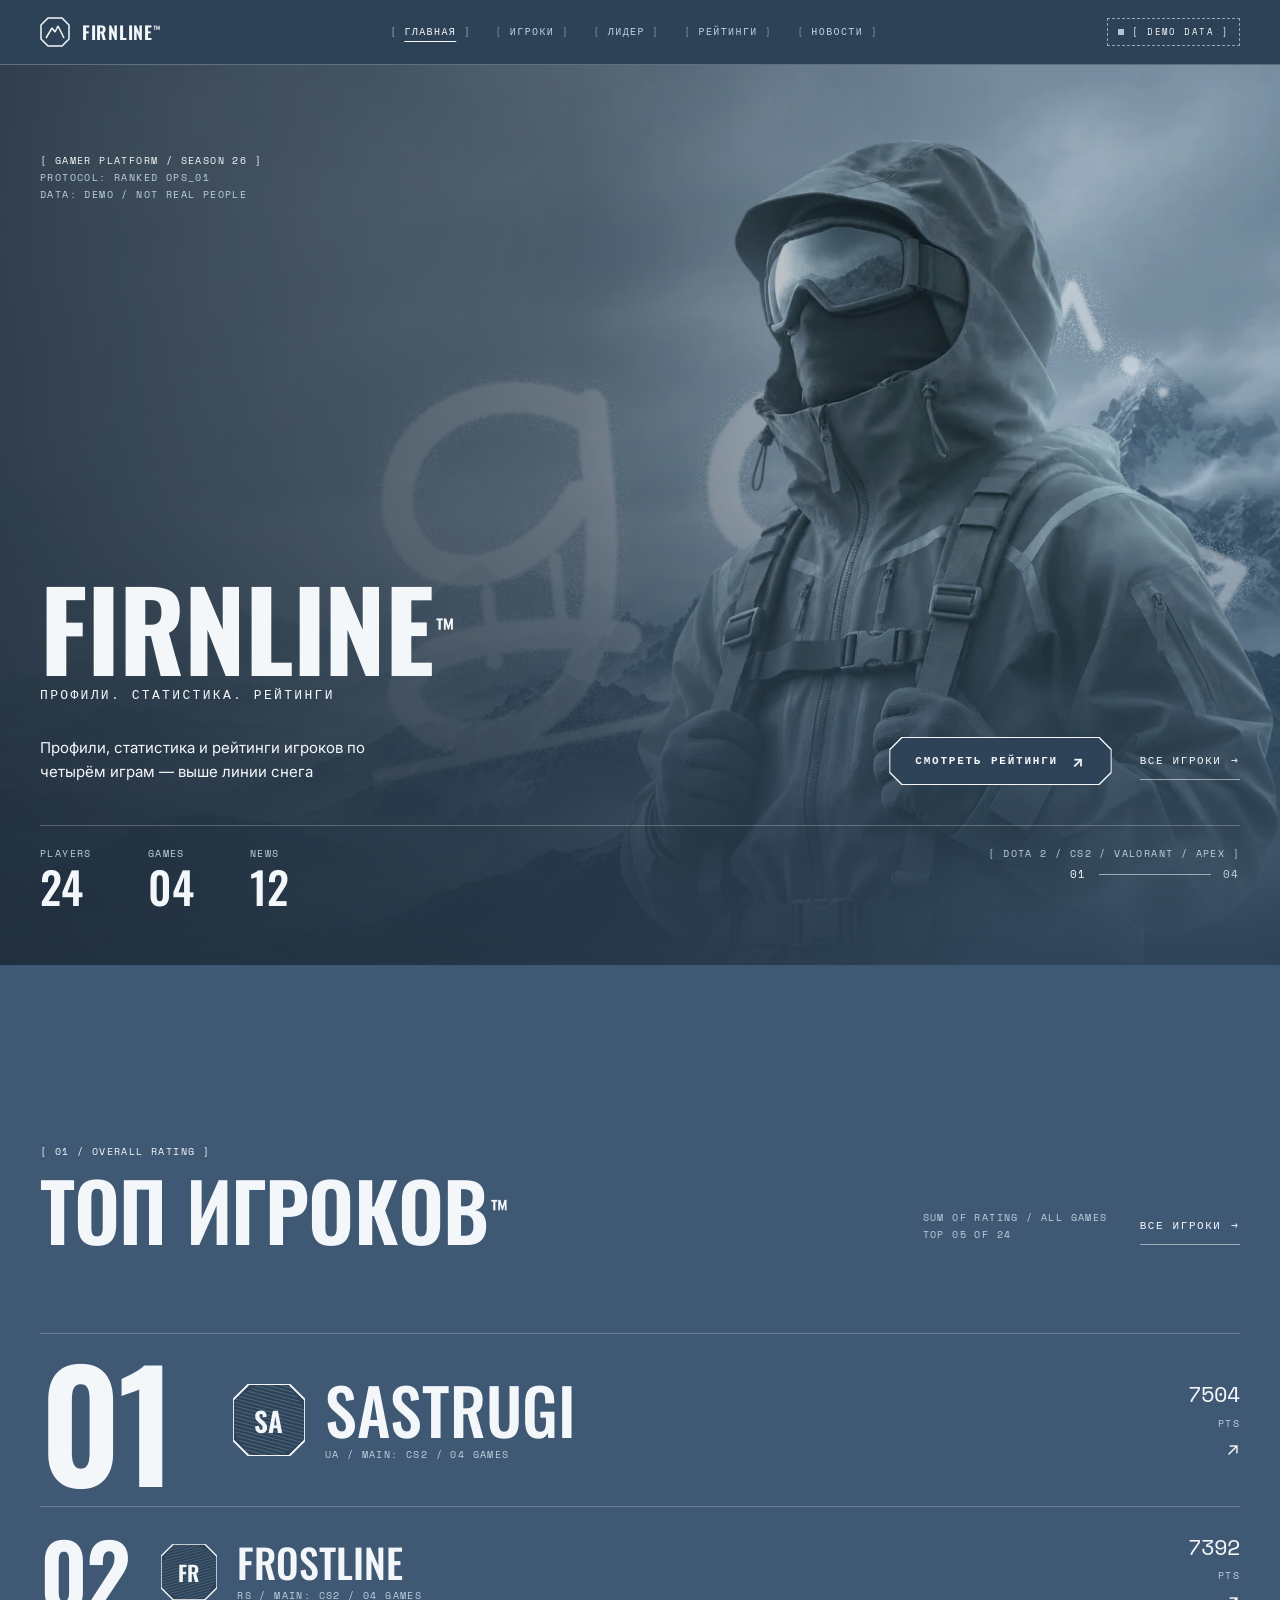
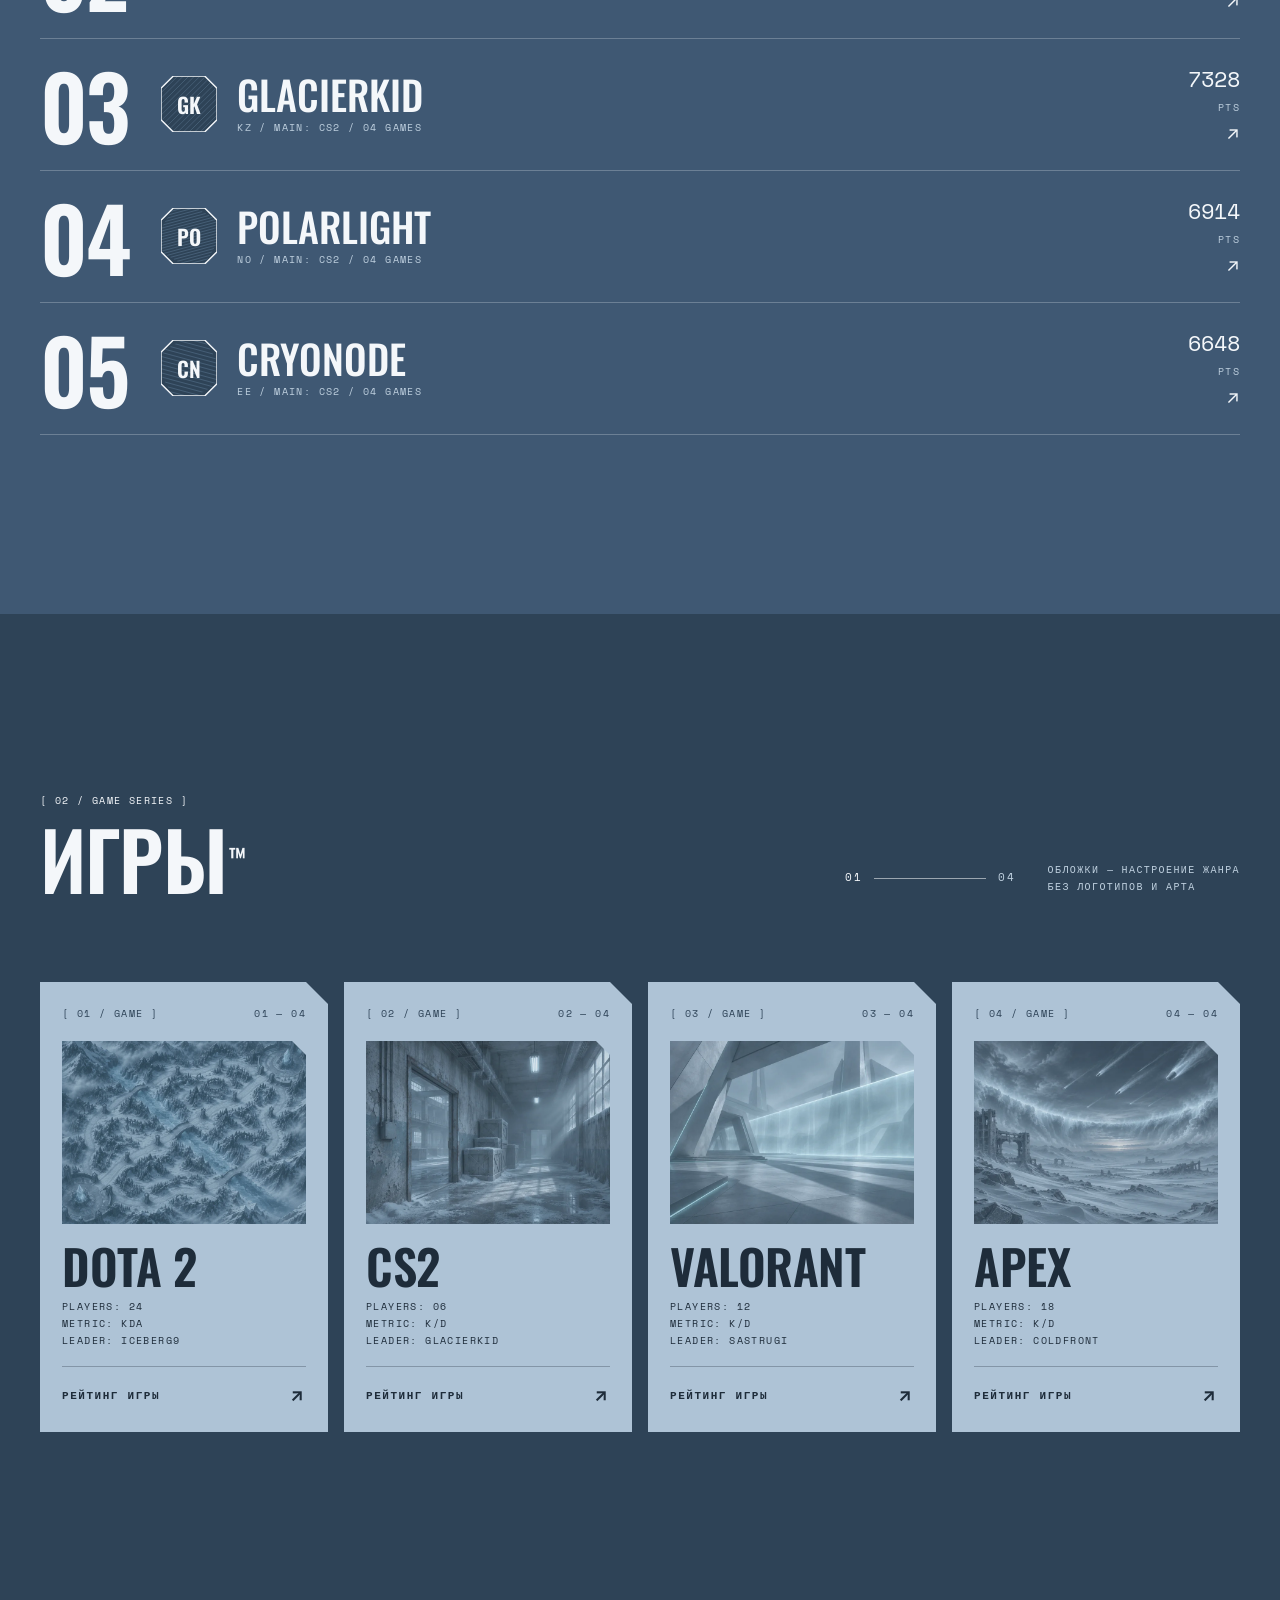
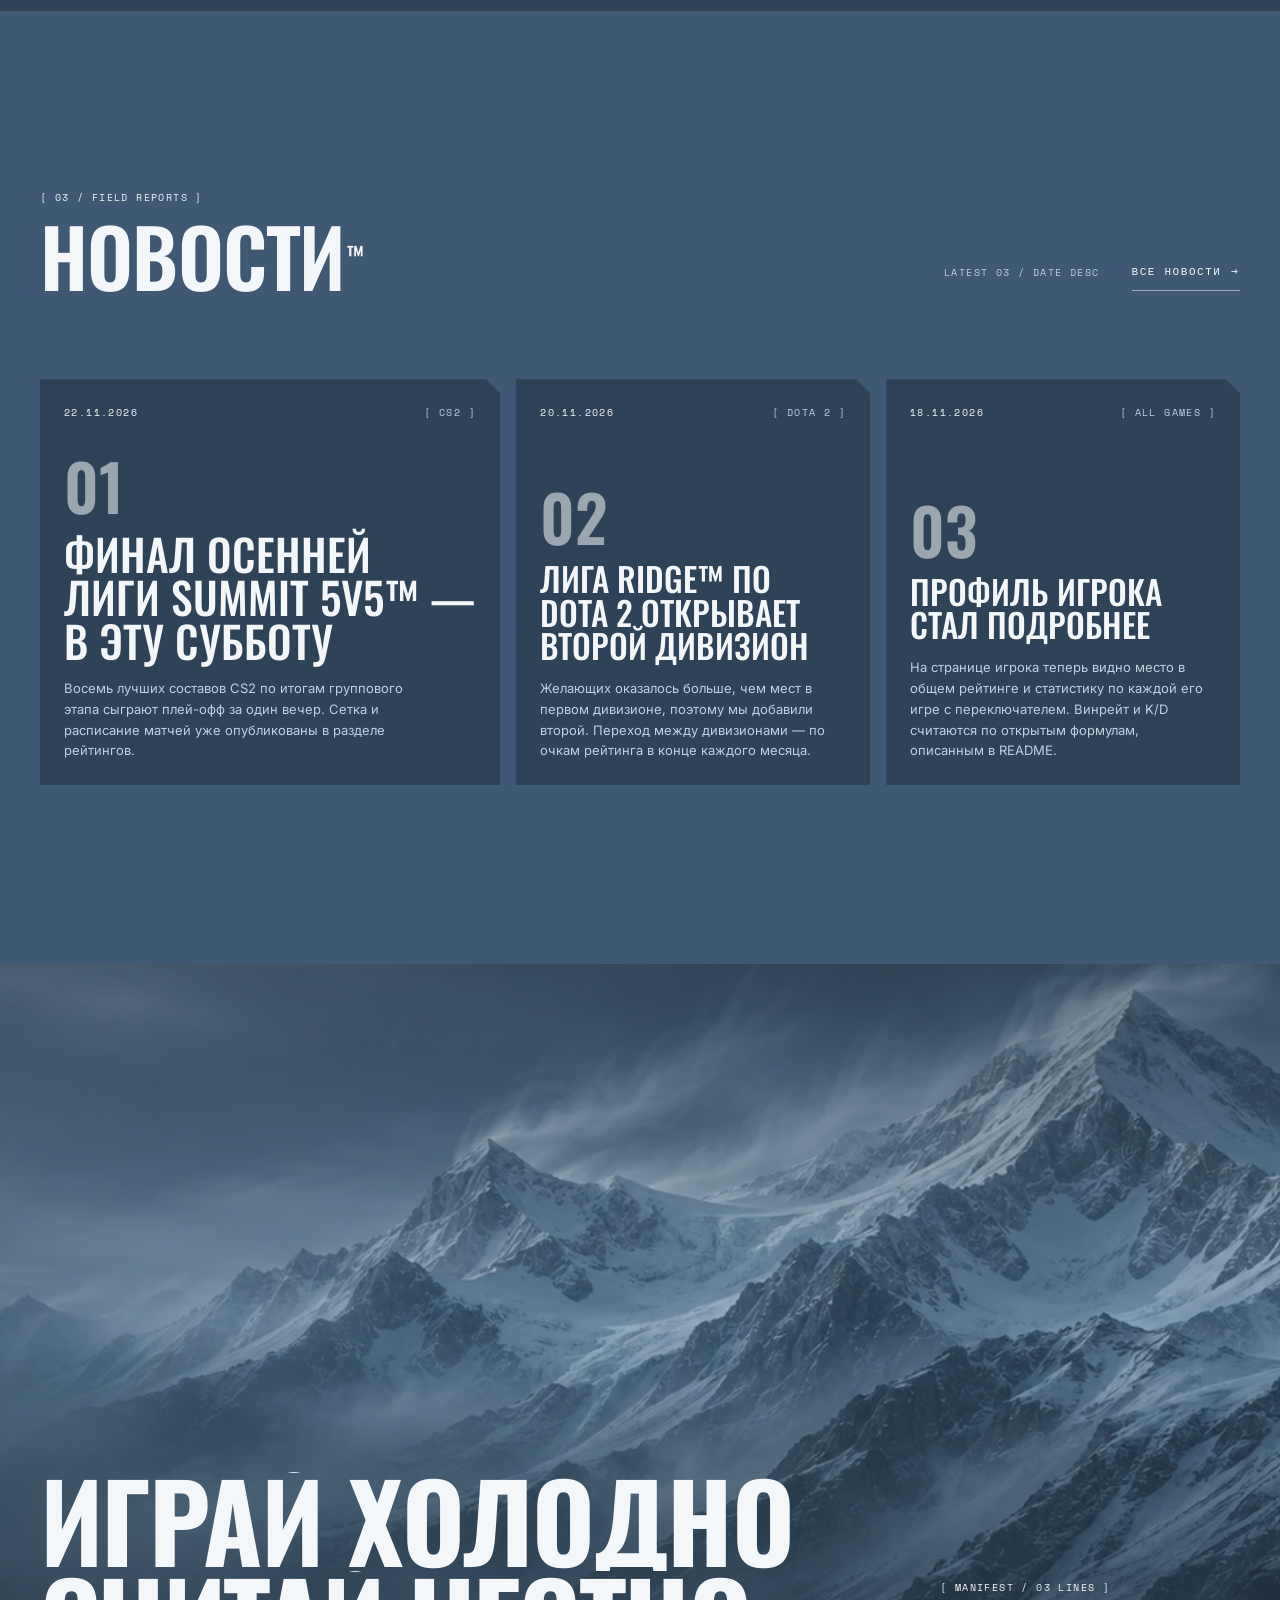
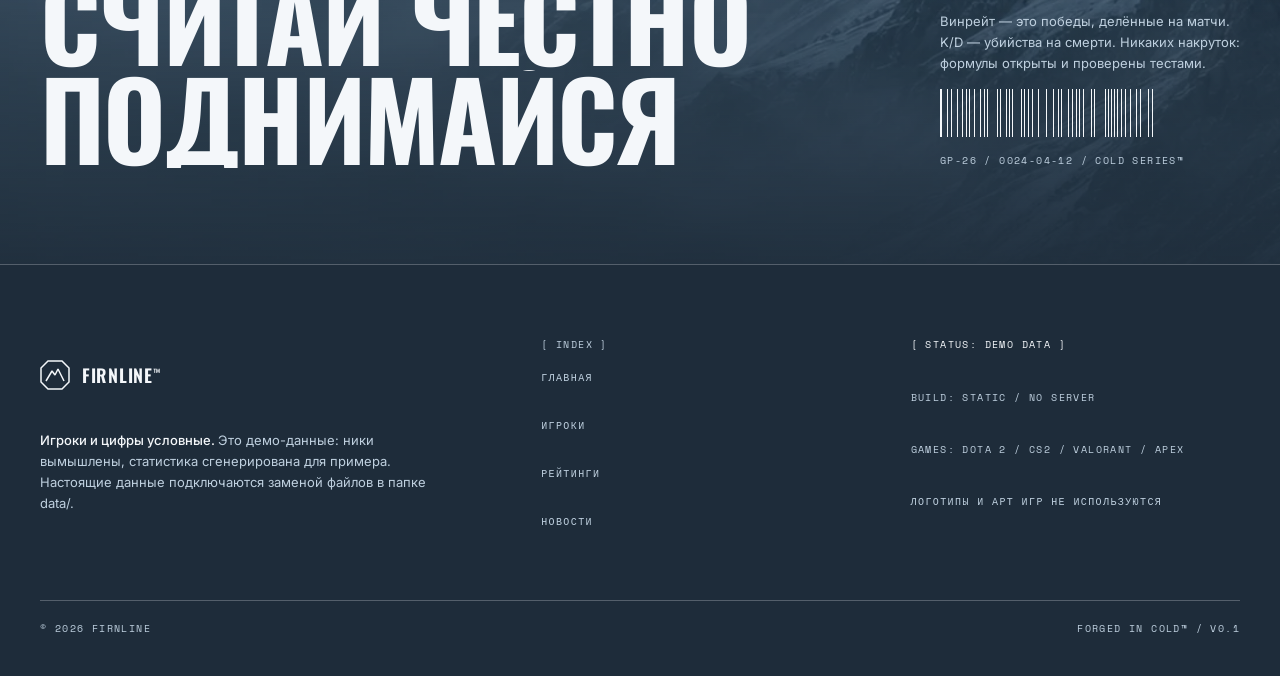
<file: index.html>
<!doctype html>
<html lang="ru" class="theme-arctic">
<head>
  <meta charset="utf-8">
  <meta name="viewport" content="width=device-width, initial-scale=1">
  <title>Firnline — платформа для геймеров</title>
  <meta name="description" content="Профили игроков, статистика, рейтинги и новости по Dota 2, CS2, Valorant и Apex Legends. Демо-данные.">
  <meta name="theme-color" content="#2E4357">
  <link rel="icon" href="data:image/svg+xml,%3Csvg xmlns='http://www.w3.org/2000/svg' viewBox='0 0 30 30'%3E%3Crect width='30' height='30' fill='%232E4357'/%3E%3Cpath d='M6 21 L12 11 L15 15 L18 9 L24 21' fill='none' stroke='%23F4F7FA' stroke-width='2'/%3E%3C/svg%3E">
  <link rel="preconnect" href="https://fonts.googleapis.com">
  <link rel="preconnect" href="https://fonts.gstatic.com" crossorigin>
  <link href="https://fonts.googleapis.com/css2?family=Oswald:wght@500;600;700&family=Space+Mono:wght@400;700&family=Inter:wght@400;500&display=swap" rel="stylesheet">
  <link rel="stylesheet" href="css/arctic.css">
  <link rel="stylesheet" href="css/home.css">
  <script>(function (d) { d.classList.add("js"); document.addEventListener("DOMContentLoaded", function () { if (!d.classList.contains("gp-mounted")) d.classList.remove("js"); }); })(document.documentElement);</script>
  <script defer src="data/site.js"></script>
  <script defer src="data/games.js"></script>
  <script defer src="data/players.js"></script>
  <script defer src="data/news.js"></script>
  <script defer src="js/core.js"></script>
  <script defer src="js/ui.js"></script>
  <script defer src="js/pages/home.js"></script>
</head>
<body>
  <a class="skip-link" href="#main">К содержанию</a>
  <noscript>
    <p class="noscript-note">[ NO JS ] Профили, статистика и рейтинги собираются скриптом — включите JavaScript. Разделы сайта доступны по ссылкам ниже.</p>
  </noscript>

  <header data-gp-header class="site-header">
    <div class="container site-header__bar">
      <a class="logo" href="index.html"><span class="logo__name">Firnline</span></a>
      <nav class="nav" aria-label="Основное меню">
        <ul class="nav__list">
          <li><a class="nav__link" href="index.html" aria-current="page">[ Главная ]</a></li>
          <li><a class="nav__link" href="players.html">[ Игроки ]</a></li>
          <li><a class="nav__link" href="rankings.html">[ Рейтинги ]</a></li>
          <li><a class="nav__link" href="news.html">[ Новости ]</a></li>
        </ul>
      </nav>
      <span class="demo-badge">[ DEMO DATA ]</span>
    </div>
  </header>

  <main id="main" class="page">
    <!-- HERO: слои глубины — SVG-горы (запасной фон) → фото гор → граффити-тег → фигура → контент -->
    <section class="hero" aria-labelledby="hero-title">
      <div class="hero__layers" aria-hidden="true">
        <svg class="hero__mountains" data-parallax="0.18" viewBox="0 0 1600 900" preserveAspectRatio="xMidYMax slice" focusable="false">
          <defs>
            <linearGradient id="sky" x1="0" y1="0" x2="0" y2="1">
              <stop offset="0" stop-color="#2E4357"/>
              <stop offset=".55" stop-color="#557089"/>
              <stop offset=".82" stop-color="#8FA8BF"/>
            </linearGradient>
            <linearGradient id="mist" x1="0" y1="0" x2="0" y2="1">
              <stop offset="0" stop-color="#AEC3D6" stop-opacity="0"/>
              <stop offset="1" stop-color="#AEC3D6" stop-opacity=".45"/>
            </linearGradient>
            <linearGradient id="peak" x1="0" y1="0" x2="0" y2="1">
              <stop offset="0" stop-color="#8FA8BF"/>
              <stop offset="1" stop-color="#3F5873"/>
            </linearGradient>
          </defs>
          <rect width="1600" height="900" fill="url(#sky)"/>
          <path d="M0 600 L120 540 L210 575 L330 500 L420 545 L560 470 L650 520 L760 455 L880 530 L1010 480 L1120 540 L1250 470 L1380 530 L1490 490 L1600 540 V900 H0Z" fill="#AEC3D6" opacity=".45"/>
          <rect y="460" width="1600" height="220" fill="url(#mist)"/>
          <path d="M0 700 L180 610 L300 650 L470 520 L560 560 L700 360 L790 470 L860 440 L980 560 L1100 500 L1240 600 L1360 555 L1600 660 V900 H0Z" fill="url(#peak)"/>
          <path d="M700 360 L790 470 L745 640 L705 560 Z M470 520 L560 560 L520 650 Z M1100 500 L1240 600 L1150 640 Z" fill="#3F5873" opacity=".55"/>
          <path d="M700 360 L790 470 L760 458 L744 486 L718 444 L694 474 L670 436 L642 446 Z" fill="#DCE6EF" opacity=".85"/>
          <path d="M470 520 L520 542 L500 548 L484 538 L462 553 L438 545 Z M1100 500 L1150 536 L1124 532 L1108 546 L1090 530 L1066 540 Z" fill="#DCE6EF" opacity=".7"/>
          <rect y="620" width="1600" height="160" fill="url(#mist)"/>
        </svg>

        <img class="hero__photo" data-photo data-parallax="0.14" src="assets/img/hero.webp" width="1600" height="896" alt="Заснеженный горный хребет в холодной дымке" fetchpriority="high" decoding="async">

        <svg class="hero__tag" data-parallax="0.08" viewBox="0 0 1000 460" focusable="false">
          <defs>
            <filter id="spray" x="-15%" y="-15%" width="130%" height="130%">
              <feTurbulence type="fractalNoise" baseFrequency=".9" numOctaves="2" seed="7" result="noise"/>
              <feDisplacementMap in="SourceGraphic" in2="noise" scale="9" xChannelSelector="R" yChannelSelector="G" result="rough"/>
              <feMorphology in="SourceAlpha" operator="dilate" radius="9" result="fat"/>
              <feGaussianBlur in="fat" stdDeviation="9" result="halo"/>
              <feColorMatrix in="noise" type="matrix" values="0 0 0 0 .957  0 0 0 0 .969  0 0 0 0 .98  9 0 0 0 -5.1" result="dots"/>
              <feComposite in="dots" in2="halo" operator="in" result="overspray"/>
              <feGaussianBlur in="rough" stdDeviation="1" result="soft"/>
              <feMerge><feMergeNode in="overspray"/><feMergeNode in="soft"/></feMerge>
            </filter>
          </defs>
          <g filter="url(#spray)" fill="none" stroke="#F4F7FA" stroke-linecap="round" stroke-linejoin="round">
            <g stroke-width="30">
              <path d="M300 120 C230 60 110 90 105 180 C100 265 215 280 280 190"/>
              <path d="M300 105 C300 200 300 300 262 360 C225 420 120 430 95 375 C75 330 160 300 310 330"/>
              <path d="M600 140 C535 85 420 115 418 200 C416 275 520 285 585 205"/>
              <path d="M605 125 C605 220 600 310 565 365 C530 420 440 425 420 380 C400 340 470 320 700 345"/>
            </g>
            <g stroke-width="12">
              <path d="M60 438 C300 412 560 400 900 330"/>
              <path d="M858 300 L905 328 L872 372"/>
              <path d="M690 92 L716 34 L742 90 L772 40 L790 98"/>
              <path d="M182 272 L182 332 M250 248 L250 298 M502 278 L502 345 M640 352 L640 398"/>
            </g>
            <g fill="#F4F7FA" stroke="none">
              <circle cx="182" cy="340" r="8"/><circle cx="250" cy="306" r="7"/>
              <circle cx="502" cy="353" r="8"/><circle cx="640" cy="406" r="7"/>
              <circle cx="820" cy="120" r="9"/><circle cx="848" cy="150" r="5"/>
            </g>
          </g>
        </svg>

        <svg class="hero__ridge" data-parallax="0.04" viewBox="0 0 1600 300" preserveAspectRatio="xMidYMax slice" focusable="false">
          <path d="M0 150 L140 100 L260 130 L420 60 L560 120 L700 90 L880 160 L1040 80 L1200 130 L1360 70 L1600 140 V300 H0Z" fill="#2E4357"/>
          <path d="M420 60 L470 80 L455 86 L436 78 L410 90 L392 78 Z M1360 70 L1410 92 L1390 96 L1372 88 L1350 98 L1334 86 Z" fill="#8FA8BF" opacity=".6"/>
          <path d="M0 220 L200 190 L380 215 L620 175 L860 220 L1100 185 L1340 215 L1600 190 V300 H0Z" fill="#3F5873"/>
        </svg>
        <img class="hero__figure" data-photo data-parallax="0.03" src="assets/img/hero-figure.webp" width="720" height="900" alt="Человек в зимней тех-экипировке: капюшон, балаклава и горнолыжная маска скрывают лицо" decoding="async">
      </div>

      <div class="container hero__content">
        <div class="hero__meta label-stack" data-reveal>
          <span class="label label--strong">[ GAMER PLATFORM / SEASON 26 ]</span>
          <span class="label">PROTOCOL: RANKED OPS_01</span>
          <span class="label">DATA: DEMO / NOT REAL PEOPLE</span>
        </div>

        <h1 class="h-mega hero__title reveal-lines" id="hero-title">
          <span class="line-mask"><span><span data-site-name>Firnline</span><span class="tm" aria-hidden="true">™</span></span></span>
          <span class="line-mask hero__title-sub" style="--i:1"><span>Профили. Статистика. Рейтинги</span></span>
        </h1>

        <div class="hero__foot">
          <p class="lead hero__lead" data-reveal style="--i:2" data-site-tagline>Профили, статистика и рейтинги игроков по четырём играм</p>
          <div class="hero__actions" data-reveal style="--i:3">
            <a class="btn-oct btn-oct--deep" href="rankings.html"><span>Смотреть рейтинги</span><span class="btn-oct__arrow" aria-hidden="true">↗</span></a>
            <a class="link-arrow" href="players.html">Все игроки <span aria-hidden="true">→</span></a>
          </div>
        </div>

        <dl class="hero__stats" data-reveal style="--i:4">
          <div><dt class="label">PLAYERS</dt><dd data-stat="players">24</dd></div>
          <div><dt class="label">GAMES</dt><dd data-stat="games">04</dd></div>
          <div><dt class="label">NEWS</dt><dd data-stat="news">12</dd></div>
          <div class="hero__stats-counter">
            <dt class="label">[ DOTA 2 / CS2 / VALORANT / APEX ]</dt>
            <dd><span class="counter" aria-label="четыре игры"><span aria-hidden="true">01</span><span class="counter__line" aria-hidden="true"></span><span class="counter__total" aria-hidden="true">04</span></span></dd>
          </div>
        </dl>
      </div>
    </section>

    <!-- ТОП ИГРОКОВ -->
    <section class="section top" aria-labelledby="top-title">
      <div class="container">
        <div class="section-head">
          <div class="section-head__meta">
            <span class="label label--strong" data-reveal>[ 01 / OVERALL RATING ]</span>
            <h2 class="h2" id="top-title" data-reveal>Топ игроков<span class="tm" aria-hidden="true">™</span></h2>
          </div>
          <div class="section-head__aside" data-reveal>
            <div class="label-stack">
              <span class="label">SUM OF RATING / ALL GAMES</span>
              <span class="label">TOP 05 OF 24</span>
            </div>
            <a class="link-arrow" href="players.html">Все игроки <span aria-hidden="true">→</span></a>
          </div>
        </div>
        <ol class="top-list" data-top-list aria-label="Пять лучших игроков по общему рейтингу"></ol>
      </div>
    </section>

    <!-- ИГРЫ -->
    <section class="section section--deep games" aria-labelledby="games-title">
      <div class="container">
        <div class="section-head">
          <div class="section-head__meta">
            <span class="label label--strong" data-reveal>[ 02 / GAME SERIES ]</span>
            <h2 class="h2" id="games-title" data-reveal>Игры<span class="tm" aria-hidden="true">™</span></h2>
          </div>
          <div class="section-head__aside" data-reveal>
            <span class="counter" aria-label="четыре игры"><span aria-hidden="true">01</span><span class="counter__line" aria-hidden="true"></span><span class="counter__total" aria-hidden="true">04</span></span>
            <div class="label-stack">
              <span class="label">ОБЛОЖКИ — НАСТРОЕНИЕ ЖАНРА</span>
              <span class="label">БЕЗ ЛОГОТИПОВ И АРТА</span>
            </div>
          </div>
        </div>
        <ul class="games-grid" data-games-list>
          <li><a class="game-card card-chamfer card-chamfer--light" href="rankings.html?game=dota2"><img class="game-card__cover" data-photo src="assets/img/dota2.webp" width="800" height="600" alt="Арена в снежной долине: ледяная река и три тропы — настроение MOBA" loading="lazy" decoding="async"><span class="game-card__name">Dota 2</span></a></li>
          <li><a class="game-card card-chamfer card-chamfer--light" href="rankings.html?game=cs2"><img class="game-card__cover" data-photo src="assets/img/cs2.webp" width="800" height="600" alt="Пустой бетонный коридор заброшенного цеха в инее — настроение тактического шутера" loading="lazy" decoding="async"><span class="game-card__name">CS2</span></a></li>
          <li><a class="game-card card-chamfer card-chamfer--light" href="rankings.html?game=valorant"><img class="game-card__cover" data-photo src="assets/img/valorant.webp" width="800" height="600" alt="Геометрическая площадь со светящимся энергобарьером — настроение тактического шутера с героями" loading="lazy" decoding="async"><span class="game-card__name">Valorant</span></a></li>
          <li><a class="game-card card-chamfer card-chamfer--light" href="rankings.html?game=apex"><img class="game-card__cover" data-photo src="assets/img/apex.webp" width="800" height="600" alt="Ледяная пустошь, на горизонте смыкается штормовое кольцо — настроение батл-рояля" loading="lazy" decoding="async"><span class="game-card__name">Apex Legends</span></a></li>
        </ul>
      </div>
    </section>

    <!-- НОВОСТИ -->
    <section class="section news" aria-labelledby="news-title">
      <div class="container">
        <div class="section-head">
          <div class="section-head__meta">
            <span class="label label--strong" data-reveal>[ 03 / FIELD REPORTS ]</span>
            <h2 class="h2" id="news-title" data-reveal>Новости<span class="tm" aria-hidden="true">™</span></h2>
          </div>
          <div class="section-head__aside" data-reveal>
            <span class="label">LATEST 03 / DATE DESC</span>
            <a class="link-arrow" href="news.html">Все новости <span aria-hidden="true">→</span></a>
          </div>
        </div>
        <ul class="news-grid" data-news-list></ul>
      </div>
    </section>

    <!-- МАНИФЕСТ -->
    <section class="manifest" aria-labelledby="manifest-title">
      <div class="manifest__layers" aria-hidden="true">
        <svg class="manifest__mountains" data-parallax="-0.06" viewBox="0 0 1600 900" preserveAspectRatio="xMidYMid slice" focusable="false">
          <defs>
            <linearGradient id="msky" x1="0" y1="0" x2="0" y2="1">
              <stop offset="0" stop-color="#1E2C3A"/>
              <stop offset=".6" stop-color="#2E4357"/>
              <stop offset="1" stop-color="#3F5873"/>
            </linearGradient>
            <filter id="noise-blur" x="-10%" y="-10%" width="120%" height="120%">
              <feTurbulence type="fractalNoise" baseFrequency=".6" numOctaves="3" seed="2" result="n"/>
              <feDisplacementMap in="SourceGraphic" in2="n" scale="40" xChannelSelector="R" yChannelSelector="G" result="d"/>
              <feGaussianBlur in="d" stdDeviation="7"/>
            </filter>
          </defs>
          <rect width="1600" height="900" fill="url(#msky)"/>
          <path d="M0 560 L240 420 L380 480 L620 250 L760 380 L900 300 L1080 450 L1260 340 L1600 520 V900 H0Z" fill="#3F5873"/>
          <path d="M620 250 L760 380 L725 372 L700 400 L672 352 L640 380 L600 282 Z M1260 340 L1340 392 L1310 390 L1290 404 L1268 386 L1240 396 Z" fill="#8FA8BF" opacity=".55"/>
          <g transform="translate(-160 150)" filter="url(#noise-blur)" fill="none" stroke="#DCE6EF" stroke-width="34" stroke-linecap="round" opacity=".35">
            <path d="M1020 260 C950 200 830 230 825 320 C820 405 935 420 1000 330 M1020 245 C1020 340 1020 440 982 500 C945 560 840 570 815 515 C795 470 880 440 1080 470"/>
            <path d="M1320 280 C1255 225 1140 255 1138 340 C1136 415 1240 425 1305 345 M1325 265 C1325 360 1320 450 1285 505 C1250 560 1160 565 1140 520 C1120 480 1190 460 1420 485"/>
          </g>
          <path d="M0 720 L300 660 L560 700 L860 640 L1180 700 L1600 650 V900 H0Z" fill="#2E4357"/>
        </svg>
        <img class="manifest__photo" data-photo data-parallax="-0.06" src="assets/img/manifest.webp" width="1600" height="896" alt="Острые заснеженные вершины, с гребня ветер срывает снег" loading="lazy" decoding="async">
      </div>
      <div class="container manifest__content">
        <h2 class="manifest__title reveal-lines" id="manifest-title">
          <span class="line-mask"><span>Играй холодно</span></span>
          <span class="line-mask" style="--i:1"><span>Считай честно</span></span>
          <span class="line-mask" style="--i:2"><span>Поднимайся</span></span>
        </h2>
        <div class="manifest__side" data-reveal style="--i:2">
          <span class="label label--strong">[ MANIFEST / 03 LINES ]</span>
          <p class="manifest__credo">Винрейт — это победы, делённые на матчи. K/D — убийства на смерти. Никаких накруток: формулы открыты и проверены тестами.</p>
          <svg class="barcode" data-barcode viewBox="0 0 220 48" preserveAspectRatio="none" aria-hidden="true" focusable="false"></svg>
          <span class="label">GP-26 / 0024-04-12 / COLD SERIES™</span>
        </div>
      </div>
    </section>
  </main>

  <footer data-gp-footer class="site-footer">
    <div class="container">
      <p class="site-footer__note"><strong>Игроки и цифры условные.</strong> Это демо-данные для примера.</p>
    </div>
  </footer>
</body>
</html>
</file>
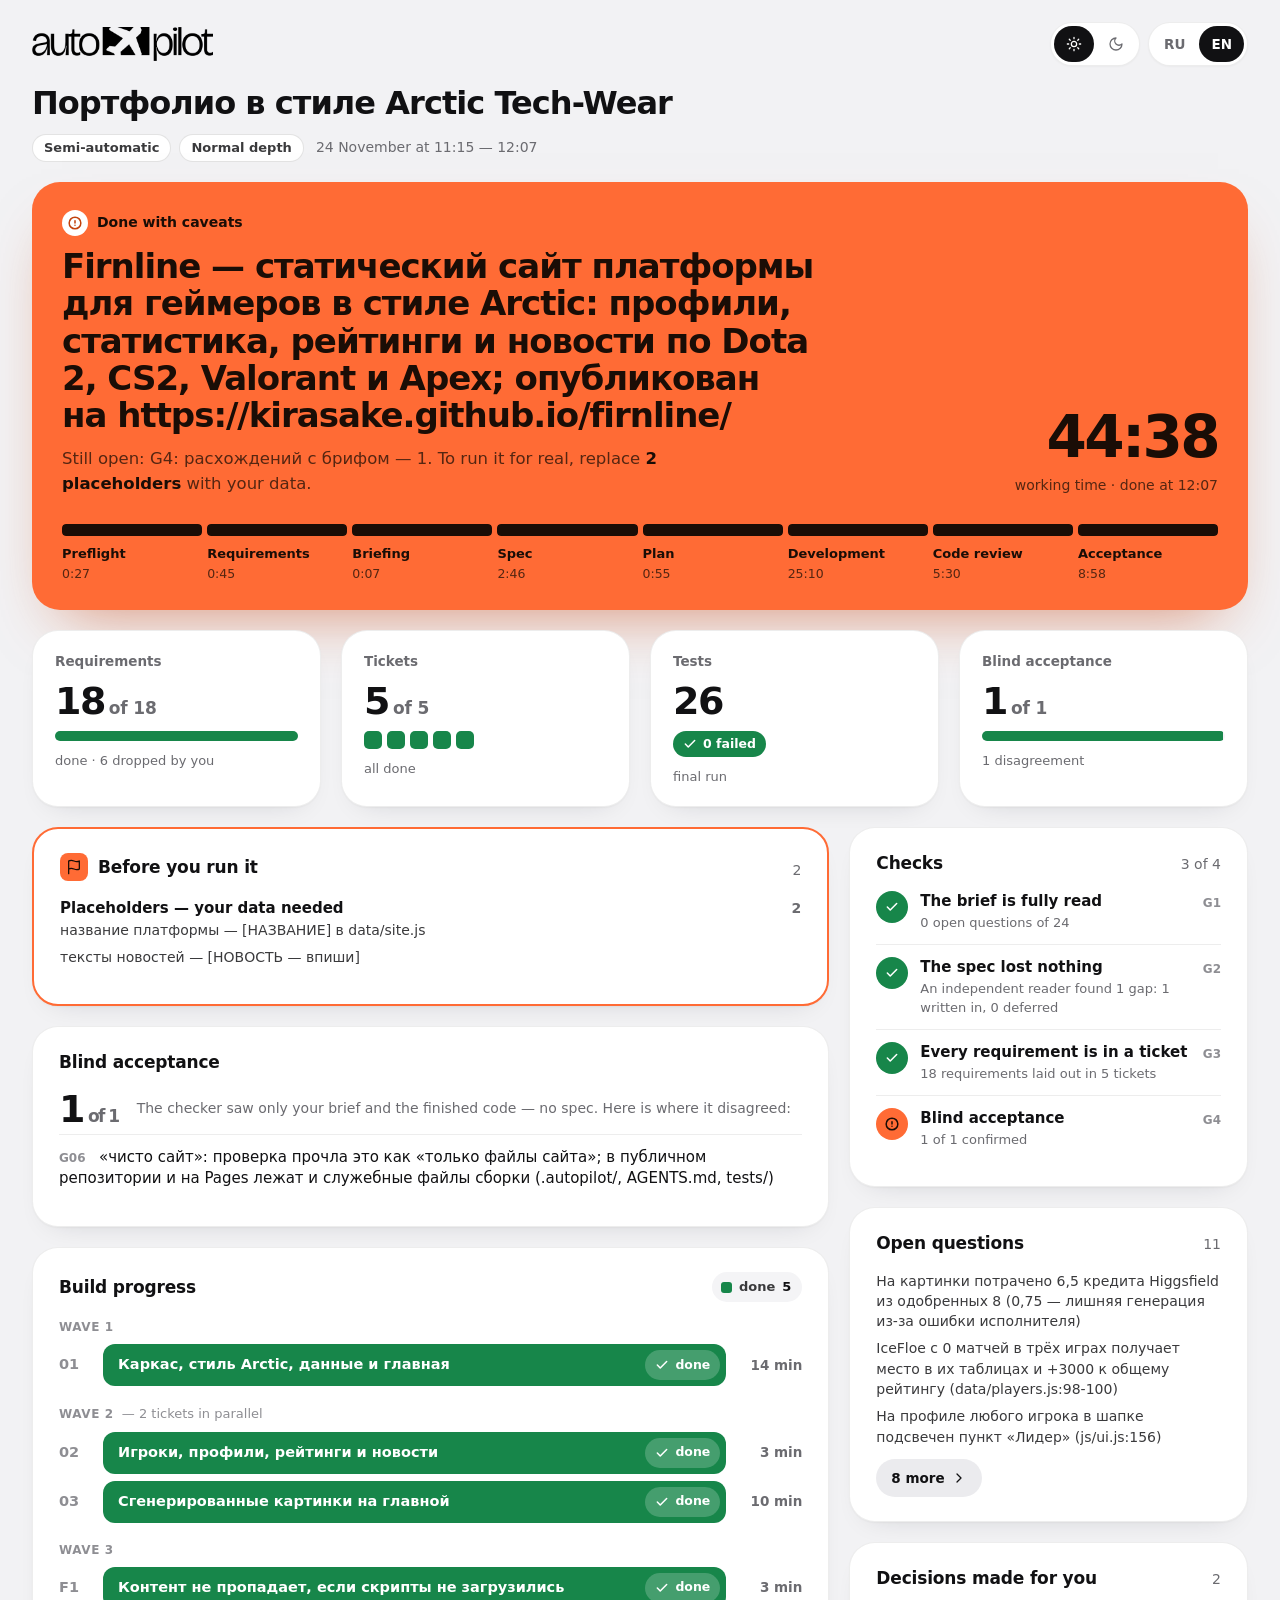
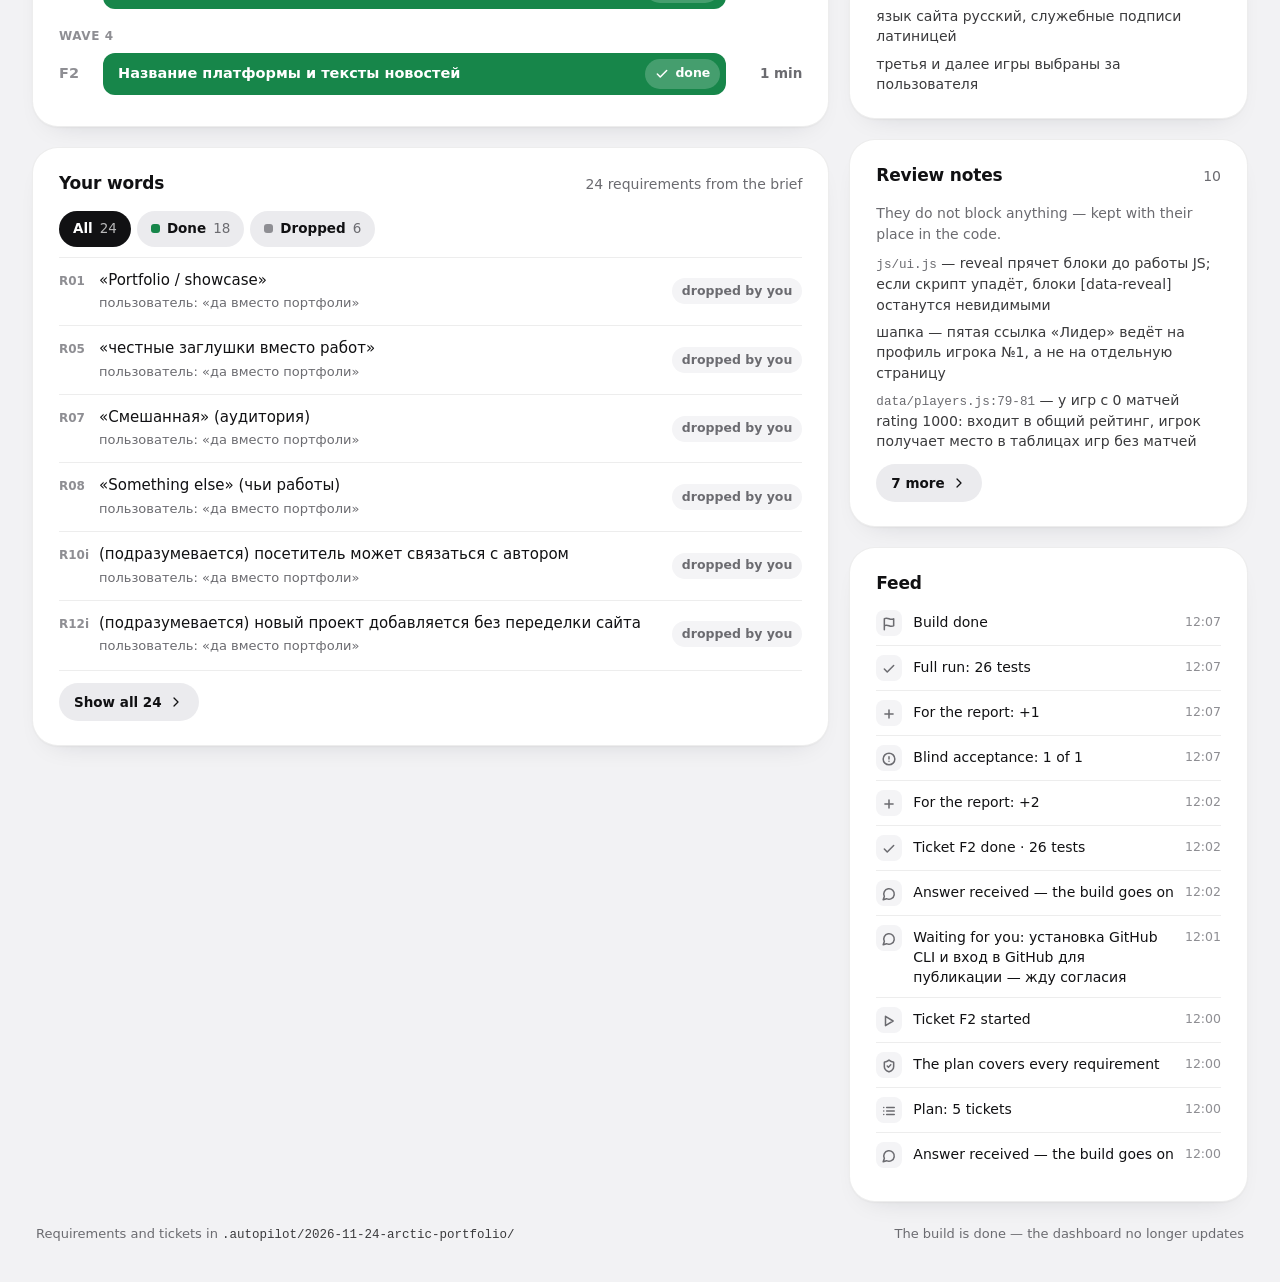
<file: .autopilot/index.html>
<!doctype html>
<html lang="ru">
<head>
<meta charset="utf-8">
<meta name="viewport" content="width=device-width, initial-scale=1">
<title>autopilot</title>
<style>
  /* Цвет здесь — сигнал, а не украшение: у каждого состояния сборки свой.
     Синий — идёт работа, оранжевый — ждём человека или таск пишется,
     зелёный — сдано, бирюзовый — проверка, фиолетовый — ремонт, красный — упало. */
  :root{
    --bg:#F2F2F4; --card:#fff; --inset:#F4F4F6; --soft:#EBEBEE; --line:rgba(0,0,0,.07); --line2:rgba(0,0,0,.11);
    --tx:#111113; --tx2:#3A3A3C; --mut:#6B6B70; --quiet:#8E8E93;
    --hero:#2F45E0; --hero-shadow:rgba(40,60,220,.55);
    --done:#17864A; --done-soft:#E2F3E9; --done-tx:#126B3B;
    --now:#FF6B35; --now-on:#1A0D06; --now-soft:#FFE9DF; --now-tx:#AD3D0E;
    --rev:#0B7F8A; --rev-soft:#DDF2F4; --rev-tx:#08666F;
    --fix:#7C3AED; --fix-soft:#EFE7FE; --fix-tx:#6427D0;
    --bad:#DC2626; --bad-soft:#FDE6E6; --bad-tx:#B01C1C;
    --idle:#D4D4D9; --logo-filter:none;
    --sh:0 1px 2px rgba(0,0,0,.04),0 12px 30px -20px rgba(20,24,40,.2);
    --sh-raised:0 1px 2px rgba(0,0,0,.035),0 16px 36px -24px rgba(20,24,40,.24);
  }
  @media (prefers-color-scheme:dark){
    :root:not([data-theme]){
      --bg:#17181B; --card:#222327; --inset:#2C2D32; --soft:#323338; --line:rgba(255,255,255,.08); --line2:rgba(255,255,255,.14);
      --tx:#F2F2F3; --tx2:#C7C7CC; --mut:#A3A3AA; --quiet:#85858C;
      --hero:#2639C2; --hero-shadow:rgba(0,0,0,.7);
      --done:#1E9A56; --done-soft:#1C3527; --done-tx:#5BD68C;
      --now-soft:#43271C; --now-tx:#FF8A5C;
      --rev:#0E8A96; --rev-soft:#163538; --rev-tx:#6FD6E0;
      --fix:#8B4DF5; --fix-soft:#2F2448; --fix-tx:#BFA2FF;
      --bad:#E5383B; --bad-soft:#47201F; --bad-tx:#FF8B8B;
      --idle:#4A4B51; --logo-filter:invert(1);
      --sh:0 1px 0 rgba(255,255,255,.03) inset,0 12px 30px -20px rgba(0,0,0,.75);
      --sh-raised:0 16px 36px -24px rgba(0,0,0,.8);
      color-scheme:dark;
    }
  }
  :root[data-theme="dark"]{
    --bg:#17181B; --card:#222327; --inset:#2C2D32; --soft:#323338; --line:rgba(255,255,255,.08); --line2:rgba(255,255,255,.14);
    --tx:#F2F2F3; --tx2:#C7C7CC; --mut:#A3A3AA; --quiet:#85858C;
    --hero:#2639C2; --hero-shadow:rgba(0,0,0,.7);
    --done:#1E9A56; --done-soft:#1C3527; --done-tx:#5BD68C;
    --now-soft:#43271C; --now-tx:#FF8A5C;
    --rev:#0E8A96; --rev-soft:#163538; --rev-tx:#6FD6E0;
    --fix:#8B4DF5; --fix-soft:#2F2448; --fix-tx:#BFA2FF;
    --bad:#E5383B; --bad-soft:#47201F; --bad-tx:#FF8B8B;
    --idle:#4A4B51; --logo-filter:invert(1);
    --sh:0 1px 0 rgba(255,255,255,.03) inset,0 12px 30px -20px rgba(0,0,0,.75);
    --sh-raised:0 16px 36px -24px rgba(0,0,0,.8);
    color-scheme:dark;
  }
  *{box-sizing:border-box}
  [hidden]{display:none!important}
  html{-webkit-text-size-adjust:100%}
  body{margin:0;background:var(--bg);color:var(--tx);
    font:15px/1.5 -apple-system,BlinkMacSystemFont,"SF Pro Text","Segoe UI",system-ui,sans-serif;
    -webkit-font-smoothing:antialiased;font-synthesis-weight:none}
  ::selection{background:rgba(255,107,53,.25)}
  :focus-visible{outline:2px solid var(--now);outline-offset:3px}
  code,.mono{font-family:ui-monospace,"SF Mono",Menlo,Consolas,monospace}
  .tnum,.big b,.tv,.s-time,.tl-time,.ev em{font-variant-numeric:tabular-nums}
  .wrap{max-width:1320px;margin:0 auto;padding:22px 32px 40px;display:flex;flex-direction:column;gap:20px;min-width:0}
  .card{background:var(--card);border:1px solid var(--line);border-radius:26px;box-shadow:var(--sh);padding:24px 26px;min-width:0}
  .ic{width:16px;height:16px;flex:0 0 auto;fill:none;stroke:currentColor;stroke-width:1.9;stroke-linecap:round;stroke-linejoin:round}
  .ic.xs{width:14px;height:14px;stroke-width:2.6}
  .ic.m{width:20px;height:20px}
  .wt{font-size:17px;font-weight:650;letter-spacing:-.01em;margin:0;line-height:1.3;display:flex;align-items:center;gap:10px}
  .whead{display:flex;align-items:baseline;justify-content:space-between;gap:8px 12px;margin-bottom:16px;flex-wrap:wrap}
  .whead>span{font-size:14px;color:var(--mut)}

  /* ── верх ─────────────────────────────────────────────────── */
  .top{display:flex;align-items:center;justify-content:space-between;gap:12px;flex-wrap:wrap}
  .logo{height:34px;width:auto;display:block;filter:var(--logo-filter)}
  .tools{display:flex;gap:8px;align-items:center;flex-wrap:wrap}
  .tabs{display:inline-flex;gap:2px;padding:3px;border-radius:999px;background:var(--card);border:1px solid var(--line);box-shadow:var(--sh-raised)}
  .tabs button,.iconbtn{appearance:none;border:0;font:inherit;cursor:pointer;display:inline-flex;align-items:center;justify-content:center}
  .tabs button{height:36px;min-width:40px;padding:0 12px;border-radius:999px;background:transparent;color:var(--mut);font-size:13.5px;font-weight:650;transition:background .2s,color .2s}
  .tabs button:hover{color:var(--tx)}
  .tabs button[aria-pressed="true"]{background:var(--tx);color:var(--card)}
  .iconbtn{width:44px;height:44px;border-radius:999px;border:1px solid var(--line);background:var(--card);box-shadow:var(--sh-raised);color:var(--tx);transition:transform .15s}
  .iconbtn:active{transform:scale(.96)}
  /* «Обновить сейчас»: пока state.js грузится, стрелка крутится — нажатие видно */
  .iconbtn.busy svg{animation:spin .8s linear infinite}
  @keyframes spin{to{transform:rotate(360deg)}}
  .title h1{margin:0;font-size:32px;line-height:1.12;font-weight:700;letter-spacing:-.03em;text-wrap:balance;overflow-wrap:anywhere}
  .meta{display:flex;flex-wrap:wrap;align-items:center;gap:8px;margin-top:12px}
  .tag{display:inline-flex;align-items:center;height:28px;padding:0 11px;border-radius:999px;background:var(--card);border:1px solid var(--line2);font-size:13px;font-weight:600;color:var(--tx2)}
  .meta .when{font-size:14px;color:var(--mut);margin-left:4px}
  #link{background:var(--now);color:var(--now-on);border-radius:18px;padding:14px 18px;font-weight:600;font-size:14.5px;line-height:1.45;margin-bottom:0}
  .lost{max-width:1320px;margin:0 auto;padding:16px 32px 0}

  /* ── шапка состояния ─────────────────────────────────────────── */
  .hero{--h-tx:#fff;--h-mut:rgba(255,255,255,.82);--h-track:rgba(255,255,255,.24);
    border-radius:28px;padding:28px 30px 26px;display:flex;flex-direction:column;gap:28px;
    background:var(--hero);color:var(--h-tx);box-shadow:0 30px 60px -32px var(--hero-shadow);min-width:0}
  .hero.ask{background:#FF6B35;--h-tx:#1A0D06;--h-mut:rgba(26,13,6,.74);--h-track:rgba(26,13,6,.16);box-shadow:0 30px 60px -30px rgba(200,70,20,.6)}
  .hero.won{background:#17864A;--h-track:rgba(255,255,255,.22);box-shadow:0 30px 60px -30px rgba(23,134,74,.6)}
  .hero.bad{background:#C81E1E;--h-track:rgba(255,255,255,.22);box-shadow:0 30px 60px -30px rgba(200,30,30,.55)}
  .hero-top{display:flex;flex-wrap:wrap;justify-content:space-between;align-items:flex-end;gap:20px 40px}
  .hero-main{flex:1 1 420px;min-width:0}
  .state{display:inline-flex;align-items:center;gap:9px;font-size:14px;font-weight:700;margin-bottom:12px}
  .hero h2{margin:0;font-size:34px;line-height:1.1;font-weight:700;letter-spacing:-.03em;text-wrap:balance;max-width:32ch;overflow-wrap:anywhere}
  .lead{margin:12px 0 0;font-size:16.5px;line-height:1.5;color:var(--h-mut);max-width:64ch}
  .lead b{color:var(--h-tx);font-weight:650}
  .big{text-align:right;flex:0 0 auto}
  .big b{display:block;font-size:58px;line-height:.95;font-weight:700;letter-spacing:-.045em}
  .big b small{font-size:24px;letter-spacing:-.02em;font-weight:600;margin-left:6px}
  .big>span{display:block;font-size:14px;color:var(--h-mut);margin-top:10px}
  .big .paused{display:block;margin-top:6px;font-weight:650;color:var(--h-tx)}
  .hint{display:inline-flex;align-items:center;gap:10px;margin-top:18px;min-height:44px;padding:8px 18px;border-radius:22px;background:#1A0D06;color:#fff;font-size:15px;font-weight:600;line-height:1.35}
  .track{display:grid;grid-template-columns:repeat(8,minmax(0,1fr));gap:5px}
  .seg{height:12px;border-radius:4px;background:var(--h-track);overflow:hidden}
  .seg i{display:block;height:100%;border-radius:4px}
  .s-done .seg i{width:100%;background:#21A35B}
  .hero.won .s-done .seg i,.hero.bad .s-done .seg i{background:#fff}
  .hero.ask .s-done .seg i{background:#1A0D06}
  .s-now .seg i{background-color:var(--now)}
  .hero.ask .s-now .seg i{background-color:#fff}
  .s-fail .seg i{width:100%;background:#fff}
  .s-skip .seg{background:repeating-linear-gradient(135deg,var(--h-track) 0 4px,transparent 4px 8px)}
  .s-name{display:block;margin-top:10px;font-size:13px;font-weight:600;line-height:1.3}
  .s-now .s-name,.s-fail .s-name{font-weight:750}
  .s-pend .s-name,.s-skip .s-name{color:var(--h-mut);font-weight:500}
  .s-time{display:block;margin-top:2px;font-size:12.5px;color:var(--h-mut)}
  .live{width:9px;height:9px;border-radius:50%;background:var(--now);outline:2px solid rgba(255,255,255,.9);display:inline-block;flex:0 0 auto;animation:pulse 1.8s cubic-bezier(.16,1,.3,1) infinite}
  .hero.ask .live{background:#1A0D06;outline:0}
  @keyframes pulse{0%{box-shadow:0 0 0 0 rgba(255,107,53,.6)}70%{box-shadow:0 0 0 9px rgba(255,107,53,0)}100%{box-shadow:0 0 0 0 rgba(255,107,53,0)}}
  .badge-ic{width:26px;height:26px;border-radius:50%;background:#fff;display:inline-flex;align-items:center;justify-content:center}
  .hero.won .badge-ic{color:#17864A}.hero.bad .badge-ic{color:#C81E1E}.hero.ask .badge-ic{color:#C2410C}
  .stripes{background-image:linear-gradient(135deg,rgba(255,255,255,.28) 25%,transparent 25%,transparent 50%,rgba(255,255,255,.28) 50%,rgba(255,255,255,.28) 75%,transparent 75%,transparent);background-size:22px 22px;animation:stripes 1.1s linear infinite}
  .hero.ask .stripes{background-image:linear-gradient(135deg,rgba(255,107,53,.5) 25%,transparent 25%,transparent 50%,rgba(255,107,53,.5) 50%,rgba(255,107,53,.5) 75%,transparent 75%,transparent)}
  @keyframes stripes{to{background-position:22px 0}}

  /* ── плитки ───────────────────────────────────────────────── */
  .tiles{display:grid;grid-template-columns:repeat(4,minmax(0,1fr));gap:20px}
  .tile{display:flex;flex-direction:column;gap:11px;padding:20px 22px}
  .tk{font-size:13.5px;font-weight:600;color:var(--mut)}
  .tv{font-size:38px;line-height:1;font-weight:700;letter-spacing:-.04em}
  .tv small{font-size:17px;font-weight:600;color:var(--mut);letter-spacing:-.01em;margin-left:4px}
  .tv.dim{color:var(--quiet)}
  .ts{font-size:13px;color:var(--mut);line-height:1.4}
  .stack{display:flex;height:10px;border-radius:5px;overflow:hidden;gap:2px;background:var(--inset)}
  .stack i{display:block;height:100%}
  .sq{display:flex;gap:5px;flex-wrap:wrap}
  .sq i{width:18px;height:18px;border-radius:5px;display:block}
  .okb{display:inline-flex;align-items:center;gap:6px;height:26px;padding:0 10px;border-radius:999px;font-size:12.5px;font-weight:700;align-self:flex-start;color:#fff}

  /* ── цвета статусов ───────────────────────────────────────── */
  .f-done{background:var(--done);color:#fff}
  .f-now{background-color:var(--now);color:var(--now-on)}
  .f-rev{background:var(--rev);color:#fff}
  .f-fix{background:var(--fix);color:#fff}
  .f-bad{background:var(--bad);color:#fff}
  .f-wait{background:transparent;color:var(--mut);border:1.5px dashed var(--idle)}
  .f-idle{background:var(--idle)}
  .f-q{background:var(--quiet)}

  /* ── ход сборки ───────────────────────────────────────────── */
  .legend{display:flex;flex-wrap:wrap;gap:6px}
  .lg{display:inline-flex;align-items:center;gap:7px;height:30px;padding:0 11px 0 9px;border-radius:999px;background:var(--inset);font-size:13px;font-weight:600;color:var(--tx2)}
  .lg i{width:11px;height:11px;border-radius:3px;display:block}
  .lg b{font-weight:750;color:var(--tx)}
  .wave{display:flex;flex-wrap:wrap;align-items:baseline;gap:4px 8px;font-size:12px;font-weight:750;letter-spacing:.05em;text-transform:uppercase;color:var(--quiet);margin:18px 0 8px}
  .whead+.wave{margin-top:4px}
  .wave span{text-transform:none;letter-spacing:0;font-weight:500;font-size:13px}
  .tl{display:grid;grid-template-columns:32px minmax(0,1fr) 64px;gap:4px 12px;align-items:center;margin-bottom:7px}
  .tl-id{font-size:14.5px;font-weight:750;color:var(--quiet)}
  .tl-id.on{color:var(--tx)}
  .bar{height:42px;border-radius:12px;display:flex;align-items:center;justify-content:space-between;gap:10px;padding:0 6px 0 15px;font-size:14.5px;font-weight:650;min-width:0}
  .bar .nm{overflow:hidden;text-overflow:ellipsis;white-space:nowrap;min-width:0}
  .chipin{flex:0 0 auto;display:inline-flex;align-items:center;gap:6px;height:30px;padding:0 10px;border-radius:999px;background:rgba(255,255,255,.2);font-size:12.5px;font-weight:700;white-space:nowrap}
  .f-now .chipin{background:rgba(26,13,6,.12)}
  .f-wait .chipin{background:var(--inset);color:var(--mut)}
  .tl-time{font-size:13.5px;font-weight:650;text-align:right;color:var(--mut);white-space:nowrap}
  .tl-time.now{color:var(--now-tx)}.tl-time.fix{color:var(--fix-tx)}.tl-time.rev{color:var(--rev-tx)}.tl-time.bad{color:var(--bad-tx)}
  .tl-note{grid-column:2/4;display:flex;gap:8px;align-items:flex-start;font-size:13.5px;line-height:1.45;padding:1px 2px 6px;overflow-wrap:anywhere}
  .tl-note.fix{color:var(--fix-tx)}.tl-note.rev{color:var(--rev-tx)}.tl-note.bad{color:var(--bad-tx)}
  .tl-note .ic{margin-top:2px}

  /* ── колонки и списки ─────────────────────────────────────── */
  .cols{display:grid;grid-template-columns:minmax(0,2fr) minmax(0,1fr);gap:20px;align-items:start}
  .col{display:flex;flex-direction:column;gap:20px;min-width:0}
  .chips{display:flex;flex-wrap:wrap;gap:6px;margin-bottom:10px}
  .chip{appearance:none;height:36px;padding:0 14px;border-radius:999px;border:0;background:var(--soft);color:var(--tx);font:inherit;font-size:13.5px;font-weight:600;cursor:pointer;display:inline-flex;align-items:center;gap:7px}
  .chip i{width:9px;height:9px;border-radius:3px;display:block}
  .chip span{color:var(--mut);font-weight:500}
  .chip[aria-pressed="true"]{background:var(--tx);color:var(--card)}
  .chip[aria-pressed="true"] span{color:inherit;opacity:.7}
  .req{display:grid;grid-template-columns:minmax(0,1fr) auto;gap:14px;align-items:center;padding:12px 0;border-top:1px solid var(--line)}
  .req p{margin:0;font-size:15px;line-height:1.45;overflow-wrap:anywhere}
  .rid{display:inline-block;min-width:40px;font-size:12px;color:var(--quiet);font-weight:750}
  .why{display:block;font-size:13px;color:var(--mut);margin-top:3px;padding-left:40px;line-height:1.45}
  .pill{display:inline-flex;align-items:center;height:26px;padding:0 10px;border-radius:999px;font-size:12.5px;font-weight:700;white-space:nowrap}
  .p-done{background:var(--done-soft);color:var(--done-tx)}
  .p-now{background:var(--now-soft);color:var(--now-tx)}
  .p-mut{background:var(--inset);color:var(--mut)}
  .p-bad{background:var(--bad-soft);color:var(--bad-tx)}
  .more{margin-top:2px;padding-top:12px;border-top:1px solid var(--line)}
  .btn-soft{appearance:none;height:38px;padding:0 15px;border-radius:999px;border:0;background:var(--soft);color:var(--tx);font:inherit;font-size:13.5px;font-weight:600;cursor:pointer;display:inline-flex;align-items:center;gap:6px}
  .gate{display:grid;grid-template-columns:32px minmax(0,1fr) auto;gap:12px;align-items:start;padding:12px 0;border-top:1px solid var(--line)}
  .whead+.gate{border-top:0;padding-top:0}
  .gi{width:32px;height:32px;border-radius:50%;display:flex;align-items:center;justify-content:center}
  .gi.ok{background:var(--done);color:#fff}
  .gi.wait{color:var(--quiet);border:1.5px dashed var(--idle)}
  .gi.warn{background:var(--now);color:var(--now-on)}
  .gi.bad{background:var(--bad);color:#fff}
  .gt{font-size:15px;font-weight:650;line-height:1.35}
  .gs{font-size:13px;color:var(--mut);margin-top:2px;line-height:1.45}
  .gk{font-size:12px;font-weight:750;color:var(--quiet);padding-top:3px}
  .ev{display:grid;grid-template-columns:26px minmax(0,1fr) auto;gap:11px;align-items:start;padding:9px 0;font-size:14px;line-height:1.45;border-top:1px solid var(--line)}
  .whead+.ev{border-top:0;padding-top:0}
  .ei{width:26px;height:26px;border-radius:8px;display:flex;align-items:center;justify-content:center;background:var(--inset);color:var(--mut)}
  .ev>span{padding-top:2px;overflow-wrap:anywhere}
  .ev em{font-style:normal;font-size:12.5px;color:var(--quiet);white-space:nowrap;padding-top:3px}
  .need{padding:13px 0;border-top:1px solid var(--line)}
  .whead+.need{border-top:0;padding-top:0}
  .nh{display:flex;justify-content:space-between;align-items:baseline;gap:8px;font-size:15px;font-weight:650}
  .nh span{font-size:14px;font-weight:600;color:var(--mut)}
  .keys{display:flex;flex-wrap:wrap;gap:6px;margin-top:10px}
  .key{font-size:12.5px;padding:5px 9px;border-radius:9px;background:var(--inset);color:var(--tx2);overflow-wrap:anywhere}
  .nl{margin:8px 0 0;padding:0;list-style:none;font-size:14px;color:var(--tx2);line-height:1.45}
  .nl li{overflow-wrap:anywhere}
  .nl li+li{margin-top:7px}
  .nl.n0{margin-top:0}
  .nl+.btn-soft{margin-top:12px}
  .prep{border:2px solid var(--now)}
  .prep .wt i{width:28px;height:28px;border-radius:8px;background:var(--now);color:var(--now-on);display:inline-flex;align-items:center;justify-content:center}
  .blind-top{display:flex;align-items:center;gap:18px;margin-bottom:6px;flex-wrap:wrap}
  .blind-top b{font-size:38px;font-weight:700;letter-spacing:-.04em;line-height:1}
  .blind-top b small{font-size:17px;color:var(--mut);font-weight:600;margin-left:4px}
  .blind-top p{margin:0;flex:1 1 260px;font-size:14px;line-height:1.5;color:var(--mut)}
  .empty{display:flex;gap:12px;align-items:flex-start;padding:16px 18px;border-radius:16px;border:1.5px dashed var(--idle);font-size:14.5px;line-height:1.5;color:var(--tx2)}
  .empty .ic{color:var(--mut);margin-top:3px}
  .muted{color:var(--mut);font-size:14px;line-height:1.5;margin:0}
  footer{display:flex;flex-wrap:wrap;justify-content:space-between;gap:6px 20px;font-size:13px;color:var(--mut);padding:2px 4px 0}
  footer code{font-size:12.5px;color:var(--tx2);overflow-wrap:anywhere}
  .stale{color:var(--now-tx);font-weight:650}

  /* Появление — один раз, при первой отрисовке: страница перерисовывается
     на каждом событии сборки, и анимация на каждом круге мигала бы. */
  .boot .w{animation:rise .8s cubic-bezier(.16,1,.3,1) both}
  .boot .w:nth-child(2){animation-delay:.05s}.boot .w:nth-child(3){animation-delay:.1s}
  @keyframes rise{from{transform:translateY(10px);filter:blur(5px);opacity:.01}to{transform:none;filter:none;opacity:1}}
  @media (prefers-reduced-motion:reduce){.boot .w,.live,.stripes,.iconbtn.busy svg{animation:none}}

  /* ── ширина ───────────────────────────────────────────────── */
  @media (max-width:1180px){.tiles{grid-template-columns:repeat(2,minmax(0,1fr))}}
  @media (max-width:1040px){.cols{grid-template-columns:minmax(0,1fr)}}
  /* Узкая панель рядом с чатом — главный способ смотреть дашборд. Здесь всё
     плотнее: те же блоки, но цифры и полосы под ширину 380–900 px, а не экрана. */
  @media (max-width:900px){
    body{font-size:14px}
    .wrap{padding:14px 14px 28px;gap:12px}
    .lost{padding:12px 14px 0}
    .logo{height:24px}
    .tabs button{height:30px;min-width:34px;padding:0 9px;font-size:12.5px}
    .iconbtn{width:36px;height:36px}
    .title h1{font-size:21px;letter-spacing:-.02em}
    .meta{margin-top:8px;gap:6px}
    .tag{height:24px;padding:0 9px;font-size:12px}
    .meta .when{font-size:12.5px}
    .card{padding:16px;border-radius:18px}
    .wt{font-size:15px}
    .whead{margin-bottom:12px}
    .whead>span{font-size:12.5px}
    .hero{padding:18px 18px 16px;border-radius:20px;gap:18px}
    .hero-top{gap:14px;align-items:flex-start}
    .hero-main{flex-basis:100%}
    .state{font-size:12.5px;margin-bottom:8px}
    .hero h2{font-size:21px;letter-spacing:-.02em;max-width:none}
    .lead{font-size:14px;margin-top:8px}
    .big{text-align:left}
    .big b{font-size:30px;letter-spacing:-.03em}
    .big b small{font-size:15px}
    .big>span{font-size:12.5px;margin-top:4px}
    .hint{font-size:13.5px;margin-top:12px;padding:8px 14px;min-height:38px}
    .track{grid-template-columns:repeat(4,minmax(0,1fr));gap:12px 4px}
    .seg{height:8px;border-radius:3px}
    .s-name{font-size:12px;margin-top:6px}
    .s-time{font-size:11.5px}
    .tiles{gap:12px}
    .tile{padding:14px;gap:8px}
    .tk{font-size:12.5px}
    .tv{font-size:24px;letter-spacing:-.03em}
    .tv small{font-size:13px}
    .ts{font-size:12px}
    .stack{height:7px}
    .sq{gap:4px}.sq i{width:13px;height:13px;border-radius:4px}
    .okb{height:22px;font-size:11.5px;padding:0 8px}
    .lg{height:26px;font-size:12px;padding:0 9px 0 8px}
    .wave{font-size:11px;margin:14px 0 6px}
    .wave span{font-size:12px}
    .tl{grid-template-columns:22px minmax(0,1fr) 44px;gap:3px 8px;margin-bottom:5px}
    .tl-id{font-size:12.5px}
    .bar{height:32px;border-radius:9px;font-size:13px;padding:0 4px 0 11px;gap:6px}
    .chipin{height:24px;padding:0 7px;font-size:11.5px}
    .chipin .lbl{display:none}
    .tl-time{font-size:12px}
    .tl-note{font-size:12.5px}
    .chip{height:30px;padding:0 11px;font-size:12.5px}
    .req{padding:10px 0;gap:10px}
    .req p{font-size:13.5px}
    .why{padding-left:0;font-size:12.5px}
    .rid{min-width:34px;font-size:11.5px}
    .pill{height:22px;font-size:11.5px;padding:0 8px}
    .gate{grid-template-columns:26px minmax(0,1fr) auto;padding:10px 0;gap:10px}
    .gi{width:26px;height:26px}
    .gt{font-size:13.5px}.gs{font-size:12px}
    .ev{grid-template-columns:22px minmax(0,1fr) auto;font-size:13px;gap:9px}
    .ei{width:22px;height:22px;border-radius:7px}
    .nh{font-size:13.5px}.nl{font-size:13px}
    .key{font-size:11.5px}
    .btn-soft{height:32px;font-size:12.5px}
    .blind-top b{font-size:26px}
    .empty{font-size:13.5px;padding:12px 14px}
    footer{font-size:12px}
  }
  @media (max-width:440px){
    .hero h2{font-size:19px}
    .tiles{grid-template-columns:repeat(2,minmax(0,1fr));gap:10px}
    .tv{font-size:22px}
    .req{grid-template-columns:minmax(0,1fr)}
    .req .pill{justify-self:start}
  }
</style>
</head>
<body>
<!-- Плашка о потере связи живёт вне #app: render() переписывает #app целиком. -->
<div class="lost" hidden><div id="link" role="status" hidden></div></div>
<div class="wrap" id="app"></div>

<!-- Состояние приходит двумя путями, и порядок этих двух тегов — весь смысл.
     Сначала снимок, вписанный внутрь страницы: он есть всегда, поэтому дашборд
     показывает данные, чем бы его ни открыли — двойным кликом, панелью через
     data:, с мёртвым сервером, через месяц после прогона. Потом файл рядом: он
     перекрывает снимок там, где у страницы есть адрес, и он же подгружается
     заново каждые десять секунд, чтобы часы шли без перезагрузки.
     Разойтись в противоположные стороны им нечем: файл пишется на каждой
     правке, снимок — на каждом вызове .autopilot/ap.py, и он же вписывает
     файл в страницу, так что снимок либо равен файлу, либо старше его.
     Между маркерами правит только ap.py; руками — никогда. -->
<script>/*STATE-BEGIN*/window.STATE=null;/*STATE-END*/</script>
<script src="state.js"></script>

<script>
// Полный цикл сборки. state.js может прислать меньше — недостающие показываем как pending.
const STAGE_IDS = ['preflight','manifest','briefing','spec','plan','build','review','final'];
const POLL_MS = 10000;
const IDLE_CAP_MS = 2700000;

// Логотип — одна картинка: в тёмной теме её инвертирует CSS (--logo-filter).
const LOGO = "[data-uri]";

const IC = {
  check: 'M20 6 9 17l-5-5',
  clock: 'M12 6v6h4M22 12a10 10 0 1 1-20 0 10 10 0 0 1 20 0',
  rotate: 'M3 12a9 9 0 1 0 9-9 9.75 9.75 0 0 0-6.74 2.74L3 8M3 3v5h5',
  pen: 'M12 20h9M16.38 3.62a1 1 0 0 1 3 3L7.37 18.64a2 2 0 0 1-.86.5l-2.87.84a.5.5 0 0 1-.62-.62l.84-2.87a2 2 0 0 1 .5-.86z',
  play: 'M6 4l13 8-13 8V4z',
  list: 'M8 6h13M8 12h13M8 18h13M3 6h.01M3 12h.01M3 18h.01',
  shield: 'M20 13c0 5-3.5 7.5-7.66 8.95a1 1 0 0 1-.67-.01C7.5 20.5 4 18 4 13V6a1 1 0 0 1 1-1c2 0 4.5-1.2 6.24-2.72a1.17 1.17 0 0 1 1.52 0C14.51 3.81 17 5 19 5a1 1 0 0 1 1 1zM9 12l2 2 4-4',
  msg: 'M7.9 20A9 9 0 1 0 4 16.1L2 22Z',
  alert: 'M22 12a10 10 0 1 1-20 0 10 10 0 0 1 20 0M12 8v4M12 16h.01',
  x: 'M18 6 6 18M6 6l12 12',
  flag: 'M4 15s1-1 4-1 5 2 8 2 4-1 4-1V3s-1 1-4 1-5-2-8-2-4 1-4 1zM4 22v-7',
  chev: 'm9 18 6-6-6-6',
  up: 'm18 15-6-6-6 6',
  plus: 'M12 5v14M5 12h14',
  hourglass: 'M5 22h14M5 2h14M17 22v-4.17a2 2 0 0 0-.59-1.42L12 12l-4.41 4.41A2 2 0 0 0 7 17.83V22M7 2v4.17a2 2 0 0 0 .59 1.42L12 12l4.41-4.41A2 2 0 0 0 17 6.17V2',
  sun: 'M12 8a4 4 0 1 0 0 8 4 4 0 0 0 0-8M12 2v2M12 20v2M4.93 4.93l1.41 1.41M17.66 17.66l1.41 1.41M2 12h2M20 12h2M6.34 17.66l-1.41 1.41M19.07 4.93l-1.41 1.41',
  moon: 'M12 3a6 6 0 0 0 9 9 9 9 0 1 1-9-9Z',
  sync: 'M3 12a9 9 0 0 1 9-9 9.75 9.75 0 0 1 6.74 2.74L21 8M21 3v5h-5M21 12a9 9 0 0 1-9 9 9.75 9.75 0 0 1-6.74-2.74L3 16M8 16H3v5'
};
const ic = (n, cls) => `<svg class="ic${cls ? ' ' + cls : ''}" viewBox="0 0 24 24" aria-hidden="true"><path d="${IC[n]}"/></svg>`;

const systemDark = () => {
  try { return matchMedia('(prefers-color-scheme: dark)').matches; } catch(e) { return false; }
};
const storedTheme = () => {
  try { return localStorage.getItem('autopilot-theme'); } catch(e) { return null; }
};
// Явный выбор пользователя перевешивает системную тему; до первого клика — системная.
function effectiveTheme(){
  return storedTheme() || (systemDark() ? 'dark' : 'light');
}
function applyTheme(t){
  if (t) document.documentElement.setAttribute('data-theme', t);
  else document.documentElement.removeAttribute('data-theme');
}

const plural = (n, one, few, many) => {
  const a = Math.abs(n) % 10, b = Math.abs(n) % 100;
  if (a === 1 && b !== 11) return one;
  if (a >= 2 && a <= 4 && (b < 12 || b > 14)) return few;
  return many;
};
const en = (n, one, many) => n === 1 ? one : many;
const q = (s, lang) => lang === 'en' ? `“${s}”` : `«${s}»`;

const I18N = {
  ru:{lang:"ru",of:"из",
    stages:{preflight:"Подготовка",manifest:"Требования",briefing:"Брифинг",spec:"Спецификация",
      plan:"План",build:"Разработка",review:"Код-ревью",final:"Приёмка"},
    modes:{full:"Полный автомат",semi:"Полуавтомат",interview:"Интервью",manual:"Ручной режим"},
    depths:{strict:"Строго по брифу",normal:"Обычная глубина",deep:"Максимальная глубина"},
    started:t=>`начата ${t}`,startedRange:(a,b)=>`${a} — ${b}`,today:"сегодня в",
    refresh:"Обновить сейчас",langLabel:"Язык",themeLabel:"Тема",themeLight:"Светлая тема",themeDark:"Тёмная тема",
    lost:"Связь с дашбордом пропала — на экране последнее, что он успел получить. Так бывает, когда компьютер засыпает. Скажи агенту «подними дашборд»: страница подхватит его сама, перезагружать не нужно.",
    stateRun:{preflight:"Идёт подготовка",manifest:"Разбор требований",briefing:"Идёт брифинг",spec:"Пишется спецификация",
      plan:"Составляется план",build:"Идёт разработка",review:"Идёт код-ревью",final:"Идёт приёмка"},
    h2Run:{preflight:"Готовлю репозиторий и дашборд",manifest:"Разбираю бриф на требования — слово в слово",
      briefing:"Ищу в брифе то, что нельзя построить как написано",spec:"Пишу спецификацию по твоим словам",
      plan:"Режу спецификацию на таски",review:"Проверяю всю сборку целиком",final:"Проверяю результат вслепую — по брифу, без спецификации"},
    leadRun:{preflight:"Дальше бриф разрежется на требования, и ни одно не потеряется до конца сборки.",
      manifest:"Каждое требование хранит твои точные слова — по ним сборку проверят в конце.",
      briefing:"Если найдётся развилка, которую решать тебе, вопрос придёт в чат.",
      spec:"Потом независимый читатель сверит спецификацию с брифом — без моих пересказов.",
      plan:"Каждое требование попадёт в таск, и каждый таск — от требования.",
      review:"Одно ревью всей ветки с проверкой безопасности. Всё, что стоит поправить, исправит один таск.",
      final:"Проверяющий получает только твой бриф и чистую копию репозитория."},
    buildH2:(d,n,r)=>d ? `Сдано ${d} ${plural(d,'таск','таска','тасков')} из ${n}${r ? `, ещё ${r} в работе` : ''}`
      : `${n} ${plural(n,'таск','таска','тасков')} в плане${r ? `, ${r} уже в работе` : ''}`,
    buildAllDone:n=>`Все ${n} ${plural(n,'таск','таска','тасков')} сданы`,
    leadWriting:l=>`Пишется ${l}.`,leadReview:l=>`На проверке: ${l}.`,leadRepair:l=>`В ремонте после ревью: ${l}.`,
    leadFailed:l=>`Не собрался: ${l}.`,leadIdle:"Следующая волна вот-вот уйдёт.",
    waitState:"Сборка ждёт тебя",
    waitH2:{briefing:"Ответь в чате на вопросы по брифу",spec:"Посмотри спецификацию и скажи «ок»",
      plan:"Посмотри план и скажи «ок»",action:"Нужно твоё решение перед необратимым шагом",stop:"Сборка остановлена — нужен ты"},
    waitHint:"Ответ — в чате. Дальше сборка пойдёт сама",waitBig:"ждём ответа · часы сборки стоят",
    failState:"Сборка остановилась",failH2:n=>`Этап «${n}» не прошёл`,
    doneState:"Сдано",doneDefault:"Сборка сдана",
    doneWarnState:"Сдано с оговорками",doneWarn:p=>`Не закрыто: ${p}.`,doneWarnMore:n=>`и ещё ${n}`,doneByUser:w=>`Сдано по твоим словам: ${w}.`,
    doneNeed:(k,p)=>`Для настоящего запуска ${[k ? `впиши <b>${k} ${plural(k,'ключ','ключа','ключей')}</b> в .env` : '', p ? `замени <b>${p} ${plural(p,'заглушку','заглушки','заглушек')}</b> своими данными` : ''].filter(Boolean).join(' и ')}.`,
    doneNothing:"От тебя ничего не нужно — можно пользоваться.",
    doneBig:t=>`в работе · сдано в ${t}`,
    etaLbl:"осталось — с ревью и приёмкой",etaLate:"осталось — до сдачи",stageClock:n=>`на этапе «${n}»`,
    paused:"пауза — часы стоят",min:"мин",hr:"ч",
    ahead:"впереди",skipped:"пропущен",failedSt:"не прошёл",waitingSt:"ждём ответа",
    tReqs:"Требования",tTickets:"Таски",tTests:"Тесты",tTime:"В работе",tBlind:"Слепая приёмка",
    reqParts:{done:"сделано",work:n=>`${n} в работе`,open:n=>`${n} ${plural(n,'разбирается','разбираются','разбираются')}`,ph:n=>`${n} ${plural(n,'ждёт','ждут','ждут')} твоих данных`,
      def:n=>`${n} отложено`,drop:n=>`${n} снято тобой`},
    reqLater:"появятся после разбора брифа",
    tkParts:{now:n=>`пишется ${n}`,rev:n=>`проверка ${n}`,fix:n=>`ремонт ${n}`,bad:n=>`упало ${n}`,
      all:"все сданы",retry:n=>`${n} ${plural(n,'повтор','повтора','повторов')}`,repair:n=>`${n} ${plural(n,'ремонт','ремонта','ремонтов')}`},
    tkLater:"появятся после плана",noSplit:"без разбивки",
    testsOk:"0 упало",testsBad:n=>`${n} упало`,testsSub:"после последнего сданного таска",testsFinal:"финальный прогон",testsLater:"появятся с первым таском",
    timeSub:"без простоев и ожидания ответа",median:m=>`таск в среднем ${m} мин`,
    blindSub:(m,f)=>m ? `${m} ${plural(m,'расхождение','расхождения','расхождений')}` : "расхождений нет",
    build:"Ход сборки",
    kinds:{done:"готово",now:"пишется",rev:"проверка",fix:"ремонт",bad:"упало",wait:"ждёт"},
    chip:{done:"сдан",now:"пишется",rev:"проверка",fix:"ремонт",bad:"не собрался",wait:"ждёт"},
    wave:n=>`Волна ${n}`,waveSub:c=>`— ${c} ${plural(c,'таск','таска','тасков')} параллельно`,
    waveWaits:l=>`— ждёт ${l.length > 1 ? 'таски' : 'таск'} ${l.join(', ')}`,
    noteReview:r=>`Проверяется отдельно: ${r}`,noteRepair:r=>`Ревью вернуло: ${r}`,
    noTickets:"Таски появятся после спецификации и плана. Разработка пойдёт сама.",
    t0:"Ярус T0 — собирается за один заход, без разбивки на таски.",
    words:"Твои слова",wordsSub:n=>`${n} ${plural(n,'требование','требования','требований')} из брифа`,
    rs:{done:"сделано",work:"в работе",open:"разбирается",placeholder:"нужны твои данные",deferred:"отложено",dropped:"снято тобой"},
    fAll:"Все",fDone:"Сделано",fWork:"В работе",fOpen:"Разбирается",fPh:"Нужны твои данные",fDef:"Отложено",fDrop:"Снято",
    showAll:n=>`Показать все ${n}`,collapse:"Свернуть",more:n=>`Ещё ${n}`,
    gates:"Проверки",gatesOf:n=>`${n} из 4`,
    gT:{G1:"Бриф разобран до конца",G2:"Спецификация ничего не потеряла",G3:"Каждое требование — в таске",G4:"Слепая приёмка"},
    g1ok:n=>`0 открытых вопросов из ${n}`,g1bad:n=>`${n} ${plural(n,'вопрос','вопроса','вопросов')} ещё ${plural(n,'открыт','открыты','открыто')}`,
    g1ask:"Ждёт твоих ответов в чате",g1later:"Впереди: после брифинга",
    g2:(f,x,d)=>f ? `Независимый читатель нашёл ${f} ${plural(f,'пропуск','пропуска','пропусков')}: ${x} ${plural(x,'дописан','дописано','дописано')}, ${d} отложено` : "Независимый читатель пропусков не нашёл",
    g2later:"Впереди: независимый читатель сверит её с брифом",
    g3ok:(r,t)=>`${r} ${plural(r,'требование','требования','требований')} разложено на ${t} ${plural(t,'таск','таска','тасков')}`,
    g3bad:n=>`${n} ${plural(n,'проблема','проблемы','проблем')} в плане — план переделывается`,g3later:"Впереди, на этапе плана",
    g4:(m,c,x)=>`${m} из ${c} подтверждено${x ? ` · ${x} ${plural(x,'расхождение','расхождения','расхождений')}` : ''}`,
    g4later:"В конце: чистая копия, проверка по брифу без спецификации",gNone:"Не отмечено в этой сборке",
    feed:"Лента",
    need:"Понадобится от тебя",prep:"Перед запуском — от тебя",
    envKeys:"Ключи в .env",placeholders:"Заглушки — нужны твои данные",assumptions:"Решения, принятые за тебя",
    needEmpty:"Пока ничего. Ключи, заглушки и решения за тебя появятся здесь по ходу сборки.",
    blind:"Слепая приёмка",blindNote:"Проверяющий видел только твой бриф и готовый код — без спецификации.",
    blindBad:"Вот где он не согласился:",blindOk:"Расхождений с брифом нет.",
    report:"Открытые вопросы",concerns:"Замечания ревью",concernsNote:"Не мешают работе — оставлены с адресом в коде.",
    additions:"Добавлено сверх заказанного",
    updated:"Обновлено",filesIn:"Требования и таски — в",frozen:"Сборка сдана — дашборд больше не обновляется",
    ago:{s:s=>`${s} сек назад`,m:m=>`${m} мин назад`,h:(h,m)=>`${h} ч ${m} мин назад`},
    agoShort:{s:"сейчас",m:m=>`${m} мин`,h:h=>`${h} ч`},
    ev:{init:"Сборка начата",
      stage:{start:n=>`Начат этап «${n}»`,done:n=>`Пройден этап «${n}»`,skip:(n,x)=>`Этап «${n}» пропущен${x ? ': ' + x : ''}`,fail:(n,x)=>`Этап «${n}» не прошёл${x ? ': ' + x : ''}`},
      tickets:n=>`План: ${n} ${plural(n,'таск','таска','тасков')}`,
      ticket:{start:ids=>ids.length > 1 ? `Ушла волна: ${ids.join(', ')}` : `Таск ${ids[0]} начат`,
        review:ids=>`${ids.length > 1 ? 'Таски' : 'Таск'} ${ids.join(', ')} на проверке`,
        repair:(ids,x)=>`Таск ${ids.join(', ')} вернулся в ремонт${x ? ': ' + x : ''}`,
        done:(ids,t)=>`Таск ${ids.join(', ')} сдан${t ? ` · ${t.passed} ${plural(t.passed,'тест','теста','тестов')}${t.failed ? `, ${t.failed} упало` : ''}` : ''}`,
        fail:(ids,x)=>`Таск ${ids.join(', ')} не собрался${x ? ': ' + x : ''}`,
        retry:ids=>`Таск ${ids.join(', ')} перезапущен`,reset:ids=>`Таск ${ids.join(', ')} сброшен`},
      gate:{G1:(ok,e)=>ok ? "Бриф разобран до конца" : `Бриф: открытых вопросов — ${e.open}`,
        G2:(ok,e)=>`Спецификация сверена с брифом${e.found ? `: ${e.found} ${plural(e.found,'пропуск','пропуска','пропусков')}` : ' — пропусков нет'}`,
        G3:(ok,e)=>ok ? "План покрывает все требования" : `План не сходится: ${e.problems} ${plural(e.problems,'проблема','проблемы','проблем')}`,
        G4:(ok,e)=>`Слепая приёмка: ${e.matched} из ${e.checked}`},
      add:{concerns:n=>`Ревью: +${n} ${plural(n,'замечание','замечания','замечаний')}`,report:n=>`В отчёт: +${n}`,
        'debt.placeholders':n=>`Заглушка в проекте: +${n}`,'debt.assumptions':n=>`Решение за тебя: +${n}`,
        'debt.emptyEnv':n=>`Ключ в .env: +${n}`,additions:n=>`Добавлено сверх брифа: +${n}`},
      tests:e=>`Полный прогон: ${e.passed} ${plural(e.passed,'тест','теста','тестов')}${e.failed ? `, ${e.failed} упало` : ''}`,
      ask:e=>`Ждём тебя${e.note ? ': ' + e.note : ''}`,answered:"Ответ получен — сборка идёт дальше",
      finish:"Сборка сдана",reopen:"Новый бриф — сборка открыта снова"},
    boot:"Дашборд ещё не прочитал состояние",
    bootWhy:"Состояния нет ни внутри страницы, ни в файле <code>.autopilot/state.js</code> рядом: прогон только начался, либо файл помялся.",
    bootHelp:"Страница проверяет файл каждые десять секунд и покажет данные, как только он появится. Если сборка идёт давно, скажи агенту «обнови состояние». Саму сборку это не затрагивает.",
    tabWait:"● Ждём ответа"},
  en:{lang:"en",of:"of",
    stages:{preflight:"Preflight",manifest:"Requirements",briefing:"Briefing",spec:"Spec",
      plan:"Plan",build:"Development",review:"Code review",final:"Acceptance"},
    modes:{full:"Fully automatic",semi:"Semi-automatic",interview:"Interview",manual:"Manual"},
    depths:{strict:"Strictly as written",normal:"Normal depth",deep:"Maximum depth"},
    started:t=>`started ${t}`,startedRange:(a,b)=>`${a} — ${b}`,today:"today at",
    refresh:"Refresh now",langLabel:"Language",themeLabel:"Theme",themeLight:"Light theme",themeDark:"Dark theme",
    lost:"The dashboard lost its connection — the screen shows the last state it received. This happens when the computer sleeps. Ask the agent to bring the dashboard back up: the page will pick it up by itself, no reload needed.",
    stateRun:{preflight:"Preflight",manifest:"Reading the brief",briefing:"Briefing",spec:"Writing the spec",
      plan:"Planning",build:"Development",review:"Code review",final:"Acceptance"},
    h2Run:{preflight:"Setting up the repo and the dashboard",manifest:"Cutting the brief into requirements, word for word",
      briefing:"Looking for what cannot be built as written",spec:"Writing the spec from your words",
      plan:"Cutting the spec into tickets",review:"Reviewing the whole build",final:"Checking the result blind — against the brief, without the spec"},
    leadRun:{preflight:"Next, the brief becomes requirements, and none of them gets lost before the end.",
      manifest:"Every requirement keeps your exact words — the build is checked against them at the end.",
      briefing:"If there is a fork that is yours to decide, the question will come to the chat.",
      spec:"An independent reader will check the spec against the brief — without my paraphrase.",
      plan:"Every requirement goes into a ticket, and every ticket traces to a requirement.",
      review:"One review of the whole branch, security included. Everything worth fixing goes into one ticket.",
      final:"The checker gets only your brief and a clean copy of the repo."},
    buildH2:(d,n,r)=>d ? `${d} of ${n} tickets done${r ? `, ${r} more in progress` : ''}` : `${n} tickets planned${r ? `, ${r} already in progress` : ''}`,
    buildAllDone:n=>`All ${n} tickets done`,
    leadWriting:l=>`Writing ${l}.`,leadReview:l=>`In review: ${l}.`,leadRepair:l=>`Back from review for repair: ${l}.`,
    leadFailed:l=>`Failed: ${l}.`,leadIdle:"The next wave is about to go.",
    waitState:"The build is waiting for you",
    waitH2:{briefing:"Answer the briefing questions in the chat",spec:"Look at the spec and say “ok”",
      plan:"Look at the plan and say “ok”",action:"Your call is needed before an irreversible step",stop:"The build has stopped — you are needed"},
    waitHint:"Answer in the chat. The build carries on by itself",waitBig:"waiting for you · the build clock is stopped",
    failState:"The build has stopped",failH2:n=>`Stage “${n}” failed`,
    doneState:"Done",doneDefault:"The build is done",
    doneWarnState:"Done with caveats",doneWarn:p=>`Still open: ${p}.`,doneWarnMore:n=>`and ${n} more`,doneByUser:w=>`Landed on your word: ${w}.`,
    doneNeed:(k,p)=>`To run it for real, ${[k ? `put <b>${k} ${en(k,'key','keys')}</b> into .env` : '', p ? `replace <b>${p} ${en(p,'placeholder','placeholders')}</b> with your data` : ''].filter(Boolean).join(' and ')}.`,
    doneNothing:"Nothing is needed from you — it is ready to use.",
    doneBig:t=>`working time · done at ${t}`,
    etaLbl:"left — with review and acceptance",etaLate:"left — until done",stageClock:n=>`in “${n}”`,
    paused:"paused — the clock is stopped",min:"min",hr:"h",
    ahead:"ahead",skipped:"skipped",failedSt:"failed",waitingSt:"waiting for you",
    tReqs:"Requirements",tTickets:"Tickets",tTests:"Tests",tTime:"Working time",tBlind:"Blind acceptance",
    reqParts:{done:"done",work:n=>`${n} in progress`,open:n=>`${n} being read`,ph:n=>`${n} need your data`,def:n=>`${n} deferred`,drop:n=>`${n} dropped by you`},
    reqLater:"appear once the brief is read",
    tkParts:{now:n=>`writing ${n}`,rev:n=>`review ${n}`,fix:n=>`repair ${n}`,bad:n=>`failed ${n}`,
      all:"all done",retry:n=>`${n} ${en(n,'retry','retries')}`,repair:n=>`${n} ${en(n,'repair','repairs')}`},
    tkLater:"appear after the plan",noSplit:"no split",
    testsOk:"0 failed",testsBad:n=>`${n} failed`,testsSub:"after the last finished ticket",testsFinal:"final run",testsLater:"appear with the first ticket",
    timeSub:"no idle time, no waiting for you",median:m=>`about ${m} min per ticket`,
    blindSub:(m)=>m ? `${m} ${en(m,'disagreement','disagreements')}` : "no disagreements",
    build:"Build progress",
    kinds:{done:"done",now:"writing",rev:"review",fix:"repair",bad:"failed",wait:"waiting"},
    chip:{done:"done",now:"writing",rev:"review",fix:"repair",bad:"failed",wait:"waiting"},
    wave:n=>`Wave ${n}`,waveSub:c=>`— ${c} tickets in parallel`,waveWaits:l=>`— waits for ${l.join(', ')}`,
    noteReview:r=>`Reviewed on its own: ${r}`,noteRepair:r=>`Review sent back: ${r}`,
    noTickets:"Tickets appear after the spec and the plan. Development starts by itself.",
    t0:"Tier T0 — built in a single pass, no tickets.",
    words:"Your words",wordsSub:n=>`${n} ${en(n,'requirement','requirements')} from the brief`,
    rs:{done:"done",work:"in progress",open:"being read",placeholder:"your data needed",deferred:"deferred",dropped:"dropped by you"},
    fAll:"All",fDone:"Done",fWork:"In progress",fOpen:"Being read",fPh:"Your data needed",fDef:"Deferred",fDrop:"Dropped",
    showAll:n=>`Show all ${n}`,collapse:"Collapse",more:n=>`${n} more`,
    gates:"Checks",gatesOf:n=>`${n} of 4`,
    gT:{G1:"The brief is fully read",G2:"The spec lost nothing",G3:"Every requirement is in a ticket",G4:"Blind acceptance"},
    g1ok:n=>`0 open questions of ${n}`,g1bad:n=>`${n} ${en(n,'question','questions')} still open`,
    g1ask:"Waiting for your answers in the chat",g1later:"Ahead: after the briefing",
    g2:(f,x,d)=>f ? `An independent reader found ${f} ${en(f,'gap','gaps')}: ${x} written in, ${d} deferred` : "An independent reader found no gaps",
    g2later:"Ahead: an independent reader checks it against the brief",
    g3ok:(r,t)=>`${r} requirements laid out in ${t} tickets`,g3bad:n=>`${n} ${en(n,'problem','problems')} in the plan — being redone`,g3later:"Ahead, at the plan",
    g4:(m,c,x)=>`${m} of ${c} confirmed${x ? ` · ${x} ${en(x,'disagreement','disagreements')}` : ''}`,
    g4later:"At the end: a clean copy, checked against the brief without the spec",gNone:"Not recorded in this build",
    feed:"Feed",
    need:"Needed from you",prep:"Before you run it",
    envKeys:"Keys in .env",placeholders:"Placeholders — your data needed",assumptions:"Decisions made for you",
    needEmpty:"Nothing yet. Keys, placeholders and decisions made for you will show up here as the build goes.",
    blind:"Blind acceptance",blindNote:"The checker saw only your brief and the finished code — no spec.",
    blindBad:"Here is where it disagreed:",blindOk:"No disagreements with the brief.",
    report:"Open questions",concerns:"Review notes",concernsNote:"They do not block anything — kept with their place in the code.",
    additions:"Added beyond the brief",
    updated:"Updated",filesIn:"Requirements and tickets in",frozen:"The build is done — the dashboard no longer updates",
    ago:{s:s=>`${s}s ago`,m:m=>`${m} min ago`,h:(h,m)=>`${h}h ${m}m ago`},
    agoShort:{s:"now",m:m=>`${m} min`,h:h=>`${h} h`},
    ev:{init:"Build started",
      stage:{start:n=>`Stage “${n}” started`,done:n=>`Stage “${n}” passed`,skip:(n,x)=>`Stage “${n}” skipped${x ? ': ' + x : ''}`,fail:(n,x)=>`Stage “${n}” failed${x ? ': ' + x : ''}`},
      tickets:n=>`Plan: ${n} tickets`,
      ticket:{start:ids=>ids.length > 1 ? `Wave out: ${ids.join(', ')}` : `Ticket ${ids[0]} started`,
        review:ids=>`Ticket ${ids.join(', ')} in review`,repair:(ids,x)=>`Ticket ${ids.join(', ')} back for repair${x ? ': ' + x : ''}`,
        done:(ids,t)=>`Ticket ${ids.join(', ')} done${t ? ` · ${t.passed} tests${t.failed ? `, ${t.failed} failed` : ''}` : ''}`,
        fail:(ids,x)=>`Ticket ${ids.join(', ')} failed${x ? ': ' + x : ''}`,
        retry:ids=>`Ticket ${ids.join(', ')} restarted`,reset:ids=>`Ticket ${ids.join(', ')} reset`},
      gate:{G1:(ok,e)=>ok ? "The brief is fully read" : `Brief: ${e.open} open questions`,
        G2:(ok,e)=>`Spec checked against the brief${e.found ? `: ${e.found} gaps` : ' — no gaps'}`,
        G3:(ok,e)=>ok ? "The plan covers every requirement" : `The plan does not add up: ${e.problems} problems`,
        G4:(ok,e)=>`Blind acceptance: ${e.matched} of ${e.checked}`},
      add:{concerns:n=>`Review: +${n} notes`,report:n=>`For the report: +${n}`,'debt.placeholders':n=>`Placeholder: +${n}`,
        'debt.assumptions':n=>`Decision made for you: +${n}`,'debt.emptyEnv':n=>`Key for .env: +${n}`,additions:n=>`Added beyond the brief: +${n}`},
      tests:e=>`Full run: ${e.passed} tests${e.failed ? `, ${e.failed} failed` : ''}`,
      ask:e=>`Waiting for you${e.note ? ': ' + e.note : ''}`,answered:"Answer received — the build goes on",
      finish:"Build done",reopen:"New brief — the build is open again"},
    boot:"Dashboard has no state yet",
    bootWhy:"No state either inside the page or in <code>.autopilot/state.js</code> beside it: the run has just started, or the file got mangled.",
    bootHelp:"The page rechecks the file every ten seconds and will render as soon as it appears. If the build has been running a while, ask the agent to write the state. The build itself is unaffected.",
    tabWait:"● Waiting for you"}
};

let CUR = I18N.ru;                 // язык, на котором сейчас отрисовано — нужен тикающим таймерам
// Выключателя автообновления больше нет: стрелку нажимали как «обновить», а она
// молча выключала опрос — и запоминала это, так что дашборд замирал навсегда.
try { localStorage.removeItem('autopilot-auto'); } catch(e) {}
let pollT = null;
let pulling = false;
let misses = 0;                    // неудачных подгрузок state.js подряд
let lastStamp = null;              // метка отрисованного состояния — против лишних перерисовок
let booted = false;
// Что пользователь раскрыл и отфильтровал — переживает перерисовку на каждом событии.
const UI = {filter: 'all', open: {}};

// ——— живые таймеры ———————————————————————————————————————————————
// Всё время считается из меток state.js. Незакрытый интервал тикает от текущего момента.
const toMs = v => { const t = v ? new Date(v).getTime() : NaN; return isNaN(t) ? null : t; };
const spanMs = (from, to) => {
  const a = toMs(from);
  if (a == null) return null;
  const b = to ? toMs(to) : Date.now();
  return Math.max(0, (b == null ? Date.now() : b) - a);
};
// ——— активное время ——————————————————————————————————————————————
// Часы прогона показывают работу, а не календарь: ушёл человек на сутки — часы стоят.
// Промежуток между соседними метками длиннее порога — это простой, а не работа.
// Порог — сорок пять минут: на реальных прогонах работа между метками укладывается
// в час, а простои идут часами и сутками (444 минуты, 4207, 7814).
// Ожидание ответа пользователя (waits, waiting) вычитается целиком: это время
// человека, а не сборки, и на дашборде оно идёт отдельным счётчиком.
let MARKS = [];
let WAITS = [];
// `updatedAt` перезаписывается, поэтому страница помнит и то, что видела сама —
// для прогонов, начатых до журнала beats. Хранится по прогону, переживает перезагрузку.
function rememberBeats(S){
  const key = 'autopilot-beats:' + (S.slug || '') + ':' + (S.startedAt || '');
  try {
    const seen = JSON.parse(localStorage.getItem(key) || '[]');
    if (S.updatedAt && seen.indexOf(S.updatedAt) === -1) {
      seen.push(S.updatedAt);
      localStorage.setItem(key, JSON.stringify(seen.slice(-600)));
    }
    return seen;
  } catch (e) { return []; }
}
function collectMarks(S){
  const out = [];
  const push = v => { const t = toMs(v); if (t != null) out.push(t); };
  push(S.startedAt); push(S.updatedAt); push(S.finishedAt);
  (S.beats || []).forEach(push);
  rememberBeats(S).forEach(push);
  (S.stages || []).forEach(x => { push(x.startedAt); push(x.finishedAt); });
  (S.tickets || []).forEach(x => { push(x.startedAt); push(x.finishedAt); });
  (S.waits || []).forEach(x => { push(x.from); push(x.to); });
  return Array.from(new Set(out)).sort((a, b) => a - b);
}
function collectWaits(S){
  const out = [];
  (S.waits || []).forEach(w => {
    const a = toMs(w.from), b = toMs(w.to);
    if (a != null && b != null && b > a) out.push([a, b]);
  });
  if (S.waiting && !S.finishedAt) {
    const a = toMs(S.waiting.since);
    if (a != null) out.push([a, null]);
  }
  return out;
}
function waitedIn(a, b){
  let s = 0;
  WAITS.forEach(([x, y]) => {
    const hi = Math.min(b, y == null ? Date.now() : y), lo = Math.max(a, x);
    if (hi > lo) s += hi - lo;
  });
  return s;
}
// Сумма промежутков между метками без ожидания пользователя; каждый обрезан по порогу простоя.
function activeMs(from, to){
  const a = toMs(from);
  if (a == null) return null;
  const b = (to && toMs(to)) || Date.now();
  if (b <= a) return 0;
  const pts = [a].concat(MARKS.filter(t => t > a && t < b), [b]);
  let s = 0;
  for (let i = 1; i < pts.length; i++) {
    const gap = pts[i] - pts[i-1] - waitedIn(pts[i-1], pts[i]);
    s += Math.min(Math.max(0, gap), IDLE_CAP_MS);
  }
  return s;
}
// Стоят ли часы прямо сейчас — то есть тянется ли простой дольше порога.
// Ожидание ответа — не простой: у него своя подпись.
function idleNow(){
  const S = window.STATE || {};
  if (!S || S.finishedAt || S.waiting) return false;
  const last = MARKS.length ? MARKS[MARKS.length - 1] : null;
  return last != null && Date.now() - last > IDLE_CAP_MS;
}
const fmtClock = ms => {
  if (ms == null) return '—';
  const s = Math.floor(ms/1000), h = Math.floor(s/3600), m = Math.floor((s%3600)/60), ss = s%60;
  const p = n => String(n).padStart(2,'0');
  return h ? `${h}:${p(m)}:${p(ss)}` : `${m}:${p(ss)}`;
};
const fmtDur = m => m == null ? '—'
  : m < 60 ? m + ' ' + CUR.min : Math.floor(m/60) + ' ' + CUR.hr + ' ' + String(m%60).padStart(2,'0') + ' ' + CUR.min;
const hhmm = iso => { const t = toMs(iso); if (t == null) return ''; const d = new Date(t);
  return String(d.getHours()).padStart(2,'0') + ':' + String(d.getMinutes()).padStart(2,'0'); };
// Открытый интервал получает data-live — его каждую секунду обновляет tick().
function timerHTML(from, to){
  const ms = activeMs(from, to);
  if (ms == null) return '—';
  return to ? fmtClock(ms) : `<span data-live data-from="${from}">${fmtClock(ms)}</span>`;
}
function agoText(iso){
  const ms = spanMs(iso, null);
  if (ms == null) return '—';
  const s = Math.floor(ms/1000);
  if (s < 60) return CUR.ago.s(s);
  const m = Math.floor(s/60);
  return m < 60 ? CUR.ago.m(m) : CUR.ago.h(Math.floor(m/60), m%60);
}
function agoShort(iso){
  const ms = spanMs(iso, null);
  if (ms == null) return '';
  const m = Math.floor(ms/60000);
  return m < 1 ? CUR.agoShort.s : m < 60 ? CUR.agoShort.m(m) : CUR.agoShort.h(Math.floor(m/60));
}
function tick(){
  const stopped = idleNow();
  document.querySelectorAll('[data-live][data-from]').forEach(el => {
    el.textContent = fmtClock(activeMs(el.dataset.from, null));
  });
  document.querySelectorAll('[data-since]').forEach(el => {
    el.textContent = fmtClock(spanMs(el.dataset.since, null));
  });
  document.querySelectorAll('[data-idle-note]').forEach(el => { el.hidden = !stopped; });
  document.querySelectorAll('[data-ago]').forEach(el => {
    el.textContent = agoText(el.dataset.ago);
    // Молчание — повод присмотреться, но только когда никто не работает.
    // Пока таск идёт, записей внутри него нет по устройству процесса:
    // порог тогда — не пять минут, а заметно дольше самого долгого таска.
    const S = window.STATE || {};
    const busy = (S.tickets || []).some(t =>
      t.status === 'in-progress' || t.status === 'review' || t.status === 'repair');
    el.classList.toggle('stale', !S.finishedAt && !S.waiting
      && spanMs(el.dataset.ago, null) > (busy ? 2700000 : 300000));
  });
  document.querySelectorAll('[data-ago-short]').forEach(el => {
    el.textContent = agoShort(el.dataset.agoShort);
  });
}

// ——— автообновление ——————————————————————————————————————————————
// Страница не перезагружается: она подтягивает state.js заново отдельным тегом.
// Встроенные панели (Claude Desktop, IDE-вьюверы) глушат навигацию — и
// location.reload(), и <meta http-equiv="refresh"> там молча ничего не делают,
// а загрузку подресурсов панель не трогает. Проверено измерением: reload и meta
// refresh не сработали ни разу, подгрузка тега — двенадцать раз из двенадцати.
// Но подресурсы живут только у страницы, у которой есть адрес. Панель Claude не
// открывает file:// как страницу — она вклеивает HTML в data:text/html, а оттуда
// origin равен null: state.js не грузится ни относительным путём, ни абсолютным
// file://, ни через fetch. Поэтому состояние вписано ещё и внутрь страницы.
// Живое обновление остаётся за http (панель через preview_start, обычный браузер).
// Видимость НЕ проверяем: те же панели держат document.hidden === true всё время.
// rev растёт на каждой записи ap.py — и на синхронизации, которая не меняет
// updatedAt, но может закрыть этап или пересчитать манифест.
const stampOf = S => (S.rev || '') + '|' + (S.updatedAt || '') + '|' + (S.finishedAt || '') + '|' + (S.tickets || []).length;

function applyState(){
  const S = window.STATE;
  if (!S || typeof S !== 'object') return;
  // Перерисовываем только когда состояние действительно сдвинулось: молчаливая
  // перерисовка раз в десять секунд сбрасывала бы выделенный текст ни за что.
  const stamp = stampOf(S);
  if (stamp === lastStamp) return;
  lastStamp = stamp;
  const y = window.scrollY;
  // Упавший рендер не должен убивать страницу: сбрасываем штамп, чтобы следующий
  // круг опроса попробовал заново — иначе исправленный state.js уже не подберётся.
  try { render(CUR.lang); } catch (e) { lastStamp = ''; bootFail(String(e && e.message || e)); }
  window.scrollTo(0, y);
}

// Связь проверяется только там, где она вообще бывает: по http. Из data: файл не
// грузится никогда — там снимок и тишина; file:// читается с диска без сервера.
const SERVED = /^https?:$/.test(location.protocol);
function showLink(){
  const el = document.getElementById('link');
  if (!el) return;
  const lost = SERVED && misses >= 2 && !(window.STATE && window.STATE.finishedAt);
  el.hidden = !lost;
  el.parentNode.hidden = !lost;
  if (lost) el.textContent = CUR.lost;
}

// Одна подгрузка state.js; done(ok) — когда она закончилась.
function pullState(done){
  if (pulling) return;
  pulling = true;
  const s = document.createElement('script');
  // Метка времени в запросе — иначе file:// отдаст скрипт из кеша.
  s.src = 'state.js?t=' + Date.now();
  // Ошибка — обычное дело: файл могли поймать в момент записи. Две подряд —
  // уже не запись, а мёртвый сервер: тогда страница говорит об этом.
  const end = ok => {
    s.remove();
    pulling = false;
    misses = ok ? 0 : misses + 1;
    if (ok) applyState();
    showLink();
    if (done) done(ok);
  };
  s.onload = () => end(true);
  s.onerror = () => end(false);
  document.head.appendChild(s);
}

function pollState(){
  clearTimeout(pollT);
  if (window.STATE && window.STATE.finishedAt) return;
  pollT = setTimeout(() => pullState(pollState), POLL_MS);
}

// Стрелка сверху: подтянуть state.js сейчас, не дожидаясь круга опроса.
function refreshNow(btn){
  clearTimeout(pollT);
  if (btn) btn.classList.add('busy');
  const started = Date.now();
  pullState(ok => {
    if (!ok && btn) misses = Math.max(misses, 2);  // нажал и не получил — сказать сразу
    showLink();
    // Крутится хотя бы полсекунды: мгновенный ответ иначе не отличить от «не нажалось».
    setTimeout(() => {
      document.querySelectorAll('[data-refresh]').forEach(b => b.classList.remove('busy'));
    }, Math.max(0, 500 - (Date.now() - started)));
    pollState();
  });
}

const esc = s => String(s == null ? '' : s).replace(/[&<>"]/g, c => ({'&':'&amp;','<':'&lt;','>':'&gt;','"':'&quot;'}[c]));

// Статус таска → цвет полосы, значок, подписи. Ремонт — не «ещё немного
// разработки»: таск уже написан и вернулся с ревью, поэтому у него свой цвет.
const KIND = {
  'done':        {k:'done', bar:'f-done', icon:'check'},
  'in-progress': {k:'now',  bar:'f-now stripes', icon:'pen', on:true},
  'review':      {k:'rev',  bar:'f-rev', icon:'clock', on:true},
  'repair':      {k:'fix',  bar:'f-fix', icon:'rotate', on:true},
  'failed':      {k:'bad',  bar:'f-bad', icon:'x', on:true},
  'pending':     {k:'wait', bar:'f-wait', icon:'hourglass'}
};
const kindOf = t => KIND[t.status] || KIND.pending;
const REQ_KIND = {'done':'done', 'in-ticket':'work', 'in-spec':'work', 'open':'open',
  'placeholder':'placeholder', 'deferred':'deferred', 'dropped':'dropped'};
const REQ_PILL = {done:'p-done', work:'p-mut', open:'p-mut', placeholder:'p-now', deferred:'p-mut', dropped:'p-mut'};
const REQ_RANK = {placeholder:0, deferred:1, dropped:2};

function render(lang){
  const L = I18N[lang] || I18N.ru;
  CUR = L;
  const S = STATE, T = S.tickets || [], R = S.requirements || {};
  MARKS = collectMarks(S);
  WAITS = collectWaits(S);
  const fin = !!S.finishedAt;
  const waiting = !fin && S.waiting ? S.waiting : null;

  const by = st => T.filter(t => t.status === st);
  const done = by('done'), writing = by('in-progress'), inReview = by('review'),
        inRepair = by('repair'), failedT = by('failed');
  const running = writing.concat(inReview, inRepair);
  const pending = T.length - done.length - running.length - failedT.length;
  const live = Math.max(0, (R.total || 0) - (R.dropped || 0));

  const mins = t => (t.startedAt && t.finishedAt)
    ? Math.max(1, Math.round(activeMs(t.startedAt, t.finishedAt) / 60000)) : null;
  const durations = done.map(mins).filter(Boolean).sort((a,b) => a-b);
  const median = durations.length ? durations[Math.floor(durations.length/2)] : null;

  // Этапы: канонический порядок, поверх него — то, что прислал state.js.
  const given = Array.isArray(S.stages) ? S.stages.filter(Boolean) : [];
  const stages = STAGE_IDS.map(id => given.find(s => s.id === id) || {id, status:'pending'});
  const stName = s => L.stages[s.id] || s.id;
  const activeStage = stages.find(s => s.status === 'active');
  const failedStage = stages.find(s => s.status === 'failed');
  const t0 = String(S.tier).toUpperCase() === 'T0';
  const stage = id => stages.find(s => s.id === id) || {};

  // ——— сколько осталось ———
  // По цепочке тасков в минутах, а не «медиана × длина цепочки»: иначе таск,
  // который идёт двадцать седьмую минуту, стоит в оценке как не начатый.
  // Плюс то, что идёт после разработки: ревью всей ветки и приёмка —
  // на реальных прогонах это почти половина времени, и без них оценка врала.
  const byId = Object.fromEntries(T.map(t => [t.id, t]));
  const leftFor = t => {
    if (!t || t.status === 'done') return 0;
    const full = median || 10;
    if (t.status === 'review') return full * 0.2;
    if (t.status === 'repair') return full * 0.5;
    if (t.status === 'in-progress' && t.startedAt)
      return Math.max(1, full - (activeMs(t.startedAt, null) || 0) / 60000);
    return full;
  };
  const memo = {};
  function chainMin(id, seen){
    const t = byId[id];
    if (!t || t.status === 'done') return 0;
    if (memo[id] != null) return memo[id];
    if (seen.has(id)) return leftFor(t);
    seen.add(id);
    const d = leftFor(t) + Math.max(0, ...(t.blockedBy || []).map(b => chainMin(b, seen)));
    seen.delete(id);
    return memo[id] = d;
  }
  const cpMin = Math.max(0, ...T.map(t => chainMin(t.id, new Set())));
  const stageMin = id => { const s = stage(id); return s.startedAt ? (activeMs(s.startedAt, s.finishedAt) || 0) / 60000 : 0; };
  let left = null, lateEta = false;
  if (!fin && !waiting && !failedStage) {
    const buildSoFar = stageMin('build');
    if (activeStage && activeStage.id === 'build' && median) {
      left = cpMin + Math.max(10, 0.5 * (buildSoFar + cpMin)) + 8;
    } else if (activeStage && activeStage.id === 'review') {
      left = Math.max(5, 0.6 * buildSoFar - stageMin('review')) + 8; lateEta = true;
    } else if (activeStage && activeStage.id === 'final') {
      left = Math.max(3, 10 - stageMin('final')); lateEta = true;
    }
  }
  const eta = left ? [Math.max(1, Math.round(left * 0.75)), Math.max(2, Math.round(left * 1.4))] : null;
  const etaText = eta ? (eta[1] < 60 ? `${eta[0]}–${eta[1]}<small>${L.min}</small>`
    : `${fmtDur(eta[0])} — ${fmtDur(eta[1])}`) : '';

  // ——— шапка ———
  const names = list => list.map(t => q(esc(t.title), L.lang)).join(', ');
  let heroCls = '', stateLine, h2, lead = '', big = '', bigSub = '', hint = '';
  if (fin) {
    // Зелёная шапка — только чистая сдача: finish записывает, что осталось не закрытым.
    const W = S.landedWith;
    heroCls = W ? 'ask' : 'won';
    const k = (S.debt?.emptyEnv || []).length, p = (S.debt?.placeholders || []).length;
    stateLine = `<span class="badge-ic">${ic(W ? 'alert' : 'check','xs')}</span>${W ? L.doneWarnState : L.doneState}`;
    h2 = esc(S.result || L.doneDefault);
    lead = k || p ? L.doneNeed(k, p) : W ? '' : L.doneNothing;
    if (W) {
      const shown = W.problems.slice(0, 3).map(esc).join('; ');
      const more = W.problems.length > 3 ? ' ' + L.doneWarnMore(W.problems.length - 3) : '';
      lead = [L.doneWarn(shown + more), W.byUser ? L.doneByUser(esc(W.byUser)) : '', lead].filter(Boolean).join(' ');
    }
    big = fmtClock(activeMs(S.startedAt, S.finishedAt));
    bigSub = L.doneBig(hhmm(S.finishedAt));
  } else if (waiting) {
    heroCls = 'ask';
    stateLine = `<span class="live" aria-hidden="true"></span>${L.waitState}`;
    h2 = L.waitH2[waiting.kind] || L.waitState;
    lead = waiting.note ? esc(waiting.note) : '';
    hint = `<span class="hint">${ic('msg','m')}${L.waitHint}</span>`;
    big = `<span data-since="${esc(waiting.since)}">${fmtClock(spanMs(waiting.since, null))}</span>`;
    bigSub = L.waitBig;
  } else if (failedStage) {
    heroCls = 'bad';
    stateLine = `<span class="badge-ic">${ic('x','xs')}</span>${L.failState}`;
    h2 = L.failH2(stName(failedStage));
    lead = esc(failedStage.note || '');
  } else {
    const cur = activeStage || stages.find(s => s.status === 'pending') || stages[stages.length - 1];
    stateLine = `<span class="live" aria-hidden="true"></span>${L.stateRun[cur.id] || stName(cur)}`;
    if (cur.id === 'build' && T.length) {
      h2 = done.length === T.length ? L.buildAllDone(T.length) : L.buildH2(done.length, T.length, running.length);
      lead = [writing.length ? L.leadWriting(names(writing)) : '', inReview.length ? L.leadReview(names(inReview)) : '',
        inRepair.length ? L.leadRepair(names(inRepair)) : '', failedT.length ? L.leadFailed(names(failedT)) : '']
        .filter(Boolean).join(' ') || (done.length < T.length ? L.leadIdle : '');
    } else {
      h2 = L.h2Run[cur.id] || stName(cur);
      lead = cur.note ? esc(cur.note) : (L.leadRun[cur.id] || '');
    }
    if (eta) { big = etaText; bigSub = lateEta ? L.etaLate : L.etaLbl; }
    else if (cur.startedAt) { big = timerHTML(cur.startedAt, null); bigSub = L.stageClock(stName(cur)); }
  }
  // Шкала этапов: пройденное залито, текущее — в полоску, пропущенное — штриховкой.
  const segs = stages.map(s => {
    const st = s.status;
    let cls = 's-pend', fill = '0%', inner = '', time = L.ahead;
    if (st === 'done') { cls = 's-done'; fill = '100%'; time = s.startedAt ? timerHTML(s.startedAt, s.finishedAt) : '—'; }
    else if (st === 'skipped') { cls = 's-skip'; time = L.skipped; }
    else if (st === 'failed') { cls = 's-fail'; fill = '100%'; time = L.failedSt; }
    else if (st === 'active') {
      cls = 's-now'; inner = 'stripes';
      fill = s.id === 'build' && T.length ? Math.max(8, Math.round(done.length / T.length * 100)) + '%' : '50%';
      time = waiting ? L.waitingSt : (s.startedAt ? timerHTML(s.startedAt, null) : '—');
    }
    return `<div class="${cls}"><div class="seg"><i class="${inner}" style="width:${fill}"></i></div>
      <span class="s-name">${esc(stName(s))}</span><span class="s-time">${time}</span></div>`;
  }).join('');
  const hero = `<section class="hero ${heroCls} w" aria-live="polite">
    <div class="hero-top">
      <div class="hero-main"><div class="state">${stateLine}</div><h2>${h2}</h2>
        ${lead ? `<p class="lead">${lead}</p>` : ''}${hint}</div>
      ${big ? `<div class="big"><b>${big}</b><span>${bigSub}</span>
        <span class="paused" data-idle-note hidden>${L.paused}</span></div>` : ''}
    </div>
    <div class="track" role="list">${segs}</div>
  </section>`;

  // ——— плитки ———
  const reqList = S.reqList || [];
  const rk = {done:R.done||0, work:(R.inTicket||0)+(R.inSpec||0), ph:R.placeholder||0, def:R.deferred||0, drop:R.dropped||0};
  rk.open = Math.max(0, (R.total||0) - rk.done - rk.work - rk.ph - rk.def - rk.drop);
  const reqStack = `<div class="stack" aria-hidden="true">${[[rk.done,'f-done'],[rk.ph,'f-now'],[rk.work + rk.open,'f-idle'],[rk.def,'f-q']]
    .filter(x => x[0]).map(([n, c]) => `<i class="${c}" style="flex:${n}"></i>`).join('')}</div>`;
  const tileReq = `<section class="card tile w"><span class="tk">${L.tReqs}</span>${R.total
    ? `<span class="tv">${rk.done}<small>${L.of} ${live}</small></span>${reqStack}
       <span class="ts">${[L.reqParts.done, rk.work ? L.reqParts.work(rk.work) : '', rk.open ? L.reqParts.open(rk.open) : '', rk.ph ? L.reqParts.ph(rk.ph) : '',
         rk.def ? L.reqParts.def(rk.def) : '', rk.drop ? L.reqParts.drop(rk.drop) : ''].filter(Boolean).join(' · ')}</span>`
    : `<span class="tv dim">—</span><span class="ts">${L.reqLater}</span>`}</section>`;
  const retries = T.reduce((s,t) => s + (t.retries||0), 0), repairs = T.reduce((s,t) => s + (t.repairs||0), 0);
  const tileTk = `<section class="card tile w"><span class="tk">${L.tTickets}</span>${T.length
    ? `<span class="tv">${done.length}<small>${L.of} ${T.length}</small></span>
       <div class="sq" aria-hidden="true">${T.map(t => `<i class="${kindOf(t).bar}"></i>`).join('')}</div>
       <span class="ts">${(done.length === T.length
         ? [L.tkParts.all, repairs ? L.tkParts.repair(repairs) : '', retries ? L.tkParts.retry(retries) : '']
         : [writing.length ? L.tkParts.now(writing.length) : '', inReview.length ? L.tkParts.rev(inReview.length) : '',
            inRepair.length ? L.tkParts.fix(inRepair.length) : '', failedT.length ? L.tkParts.bad(failedT.length) : ''])
         .filter(Boolean).join(' · ') || L.leadIdle}</span>`
    : `<span class="tv dim">${t0 ? `<span style="font-size:.6em">${L.noSplit}</span>` : '—'}</span><span class="ts">${t0 ? '' : L.tkLater}</span>`}</section>`;
  const last = done[done.length - 1];
  const tests = S.tests || (last && last.tests) || null;
  const tileTests = `<section class="card tile w"><span class="tk">${L.tTests}</span>${tests
    ? `<span class="tv">${tests.passed}</span><span class="okb ${tests.failed ? 'f-bad' : 'f-done'}">${ic(tests.failed ? 'x' : 'check','xs')}${
        tests.failed ? L.testsBad(tests.failed) : L.testsOk}</span><span class="ts">${fin ? L.testsFinal : L.testsSub}</span>`
    : `<span class="tv dim">—</span><span class="ts">${L.testsLater}</span>`}</section>`;
  const B = S.blind;
  const tile4 = fin && B
    ? `<section class="card tile w"><span class="tk">${L.tBlind}</span><span class="tv">${esc(B.matched)}<small>${L.of} ${esc(B.checked)}</small></span>
        <div class="stack" aria-hidden="true"><i class="f-done" style="flex:${+B.matched||0}"></i><i class="f-now" style="flex:${Math.max(0,(+B.checked||0)-(+B.matched||0))}"></i></div>
        <span class="ts">${L.blindSub((B.mismatches||[]).length)}</span></section>`
    : `<section class="card tile w"><span class="tk">${L.tTime}</span><span class="tv">${S.startedAt ? timerHTML(S.startedAt, S.finishedAt) : '—'}</span>
        <span class="ts">${L.timeSub}${median ? ' · ' + L.median(median) : ''}</span></section>`;

  // ——— ход сборки ———
  // Полоса показывает СОСТОЯНИЕ, а не долю: горизонтальная заливка в списке
  // задач читается как прогресс всегда. Длительность — цифрой справа.
  let buildCard = '';
  if (T.length) {
    const counts = {};
    T.forEach(t => { const k = kindOf(t).k; counts[k] = (counts[k] || 0) + 1; });
    const legend = ['done','now','rev','fix','bad','wait'].filter(k => counts[k]).map(k =>
      `<span class="lg"><i class="${{done:'f-done',now:'f-now',rev:'f-rev',fix:'f-fix',bad:'f-bad',wait:'f-wait'}[k]}"></i>${L.kinds[k]} <b>${counts[k]}</b></span>`).join('');
    const waves = [...new Set(T.map(t => t.wave ?? 1))].sort((a,b) => a-b);
    const rows = waves.map(w => {
      const inWave = T.filter(t => (t.wave ?? 1) === w)
        .sort((a,b) => String(a.id).localeCompare(String(b.id), undefined, {numeric:true}));
      const blockers = [...new Set(inWave.flatMap(t => t.blockedBy || []))].filter(b => byId[b] && byId[b].status !== 'done');
      const sub = inWave.every(t => t.status === 'pending') && blockers.length ? L.waveWaits(blockers)
        : inWave.length > 1 ? L.waveSub(inWave.length) : '';
      return `<div class="wave">${L.wave(w)}${sub ? ` <span>${sub}</span>` : ''}</div>` + inWave.map(t => {
        const k = kindOf(t);
        const time = t.status === 'done' ? fmtDur(mins(t)) : (t.startedAt && t.status !== 'pending') ? timerHTML(t.startedAt, t.finishedAt) : '—';
        const why = String(t.review || '').replace(/^(да|yes)\s*[—–-]\s*/i, '');
        const note = t.status === 'repair' && (t.repairFindings || []).length ? ['fix', L.noteRepair(t.repairFindings[t.repairFindings.length - 1])]
          : t.status === 'review' && /^(да|yes)/i.test(t.review || '') && why ? ['rev', L.noteReview(why)]
          : t.status === 'failed' && (t.concerns || []).length ? ['bad', t.concerns.join('; ')] : null;
        const extra = t.status === 'done' && (t.repairs || t.retries)
          ? ' · ' + [t.repairs ? L.tkParts.repair(t.repairs) : '', t.retries ? L.tkParts.retry(t.retries) : ''].filter(Boolean).join(' · ') : '';
        return `<div class="tl"><span class="tl-id${k.on ? ' on' : ''}">${esc(t.id)}</span>
          <div class="bar ${k.bar}" title="${esc(t.title)}"><span class="nm">${esc(t.title)}</span>
            <span class="chipin">${ic(k.icon,'xs')}<span class="lbl">${L.chip[k.k]}${extra}</span></span></div>
          <span class="tl-time ${k.on ? k.k : ''}">${time}</span>
          ${note ? `<div class="tl-note ${note[0]}">${ic(KIND[t.status].icon)}<span>${esc(note[1])}</span></div>` : ''}</div>`;
      }).join('');
    }).join('');
    buildCard = `<section class="card w"><div class="whead"><h3 class="wt">${L.build}</h3><div class="legend">${legend}</div></div>${rows}</section>`;
  } else if (t0 && (activeStage?.id === 'build' || stage('build').status === 'done')) {
    buildCard = `<section class="card w"><div class="whead"><h3 class="wt">${L.build}</h3></div><div class="empty">${ic('list','m')}<span>${L.t0}</span></div></section>`;
  } else if (!fin) {
    buildCard = `<section class="card w"><div class="whead"><h3 class="wt">${L.build}</h3></div><div class="empty">${ic('list','m')}<span>${L.noTickets}</span></div></section>`;
  }

  // ——— списки ———
  const list = (key, arr, n, fmt) => {
    if (!arr || !arr.length) return '';
    const open = UI.open[key], shown = open ? arr : arr.slice(0, n);
    return `<ul class="nl n0">${shown.map(x => `<li>${fmt ? fmt(x) : esc(x)}</li>`).join('')}</ul>` + (arr.length > n
      ? `<button type="button" class="btn-soft" data-more="${key}">${open ? L.collapse + ic('up') : L.more(arr.length - n) + ic('chev')}</button>` : '');
  };
  // «файл:строка — суть» → адрес моноширинным, суть обычным текстом.
  const located = x => { const m = /^(\S+?(?::\d+[\w,-]*|\.\w+))\s+[—–-]\s+(.*)$/.exec(x); return m ? `<span class="mono" style="font-size:.9em;color:var(--mut)">${esc(m[1])}</span> — ${esc(m[2])}` : esc(x); };
  const env = S.debt?.emptyEnv || [], ph = S.debt?.placeholders || [], asm = S.debt?.assumptions || [];
  const keysBlock = env.length ? `<div class="need"><div class="nh">${L.envKeys}<span>${env.length}</span></div>
      <div class="keys">${env.map(k => `<code class="key">${esc(k)}</code>`).join('')}</div></div>` : '';
  const phBlock = ph.length ? `<div class="need"><div class="nh">${L.placeholders}<span>${ph.length}</span></div>${list('ph', ph, 3, located)}</div>` : '';
  const asmBlock = asm.length ? `<div class="need"><div class="nh">${L.assumptions}<span>${asm.length}</span></div>${list('asm', asm, 3)}</div>` : '';
  const needCard = fin
    ? (env.length || ph.length ? `<section class="card prep w"><div class="whead"><h3 class="wt"><i>${ic('flag')}</i>${L.prep}</h3><span>${env.length + ph.length}</span></div>${keysBlock}${phBlock}</section>` : '')
    : `<section class="card w"><div class="whead"><h3 class="wt">${L.need}</h3></div>${keysBlock + phBlock + asmBlock
        || `<p class="muted">${L.needEmpty}</p>`}</section>`;
  const asmCard = fin && asm.length ? `<section class="card w"><div class="whead"><h3 class="wt">${L.assumptions}</h3><span>${asm.length}</span></div>${list('asm', asm, 3)}</section>` : '';
  const report = S.report || [], concerns = S.concerns || [], additions = S.additions || [];
  const reportCard = report.length ? `<section class="card w"><div class="whead"><h3 class="wt">${L.report}</h3><span>${report.length}</span></div>${list('report', report, 3)}</section>` : '';
  const concernsCard = concerns.length ? `<section class="card w"><div class="whead"><h3 class="wt">${L.concerns}</h3><span>${concerns.length}</span></div>
      <p class="muted" style="margin-bottom:8px">${L.concernsNote}</p>${list('concerns', concerns, 3, located)}</section>` : '';
  const addCard = additions.length ? `<section class="card w"><div class="whead"><h3 class="wt">${L.additions}</h3><span>${additions.length}</span></div>${list('add', additions, 3)}</section>` : '';

  const blindCard = B ? `<section class="card w"><div class="whead"><h3 class="wt">${L.blind}</h3></div>
      <div class="blind-top"><b>${esc(B.matched)}<small>${L.of} ${esc(B.checked)}</small></b><p>${L.blindNote} ${(B.mismatches||[]).length ? L.blindBad : L.blindOk}</p></div>
      ${(B.mismatches||[]).map(m => { const x = /^([RGA]\d+\w*)\s+[—–-]\s+(.*)$/.exec(m);
        return `<div class="req"><p>${x ? `<span class="rid">${esc(x[1])}</span>${esc(x[2])}` : esc(m)}</p></div>`; }).join('')}</section>` : '';

  // ——— твои слова ———
  let wordsCard = '';
  if (reqList.length) {
    const rows = reqList.map((r, i) => ({...r, k: REQ_KIND[r.status] || 'open', i}))
      .sort((a, b) => ((REQ_RANK[a.k] ?? 9) - (REQ_RANK[b.k] ?? 9)) || a.i - b.i);
    const cnt = {}; rows.forEach(r => { cnt[r.k] = (cnt[r.k] || 0) + 1; });
    const F = [['all', L.fAll, rows.length, ''], ['done', L.fDone, cnt.done, 'f-done'], ['work', L.fWork, cnt.work, 'f-idle'],
      ['open', L.fOpen, cnt.open, 'f-idle'], ['placeholder', L.fPh, cnt.placeholder, 'f-now'],
      ['deferred', L.fDef, cnt.deferred, 'f-q'], ['dropped', L.fDrop, cnt.dropped, 'f-q']].filter(f => f[2]);
    if (!F.some(f => f[0] === UI.filter)) UI.filter = 'all';
    const picked = rows.filter(r => UI.filter === 'all' || r.k === UI.filter);
    const open = UI.open.words, shown = open ? picked : picked.slice(0, 6);
    wordsCard = `<section class="card w"><div class="whead"><h3 class="wt">${L.words}</h3><span>${L.wordsSub(rows.length)}</span></div>
      ${F.length > 2 ? `<div class="chips" role="group">${F.map(([id, lbl, n, sw]) =>
        `<button type="button" class="chip" data-filter="${id}" aria-pressed="${UI.filter === id}">${sw ? `<i class="${sw}"></i>` : ''}${lbl} <span>${n}</span></button>`).join('')}</div>` : ''}
      ${shown.map(r => `<div class="req"><div style="min-width:0"><p><span class="rid">${esc(r.id)}</span>${esc(r.text)}</p>${
        r.why ? `<span class="why">${esc(r.why)}</span>` : ''}</div><span class="pill ${REQ_PILL[r.k]}">${L.rs[r.k]}</span></div>`).join('')}
      ${picked.length > 6 ? `<div class="more"><button type="button" class="btn-soft" data-more="words">${open ? L.collapse + ic('up') : L.showAll(picked.length) + ic('chev')}</button></div>` : ''}
    </section>`;
  }

  // ——— проверки ———
  const G = Object.assign({}, S.gates || {});
  if (!G.G2 && S.coverage) G.G2 = {ok: true, found: S.coverage.found, fixed: S.coverage.fixed, deferred: S.coverage.deferred};
  if (!G.G4 && B) G.G4 = {ok: !(B.mismatches || []).length, matched: B.matched, checked: B.checked};
  const gate = (id, cls, icon, sub) => `<div class="gate"><span class="gi ${cls}">${ic(icon,'xs')}</span><div><div class="gt">${L.gT[id]}</div><div class="gs">${sub}</div></div><span class="gk">${id}</span></div>`;
  const later = (id, sub) => gate(id, 'wait', 'clock', fin ? L.gNone : sub);
  const g1 = G.G1 ? (G.G1.ok ? gate('G1','ok','check',L.g1ok(G.G1.total || R.total || 0)) : gate('G1','warn','alert',L.g1bad(G.G1.open || 0)))
    : waiting && waiting.kind === 'briefing' ? gate('G1','warn','msg',L.g1ask) : later('G1', L.g1later);
  const g2 = G.G2 ? gate('G2', G.G2.ok ? 'ok' : 'warn', G.G2.ok ? 'check' : 'alert', L.g2(+G.G2.found||0, +G.G2.fixed||0, +G.G2.deferred||0)) : later('G2', L.g2later);
  const g3 = G.G3 ? (G.G3.ok ? gate('G3','ok','check',L.g3ok(live, T.length)) : gate('G3','bad','x',L.g3bad(G.G3.problems || 0))) : later('G3', L.g3later);
  const g4 = G.G4 ? gate('G4', G.G4.ok ? 'ok' : 'warn', G.G4.ok ? 'check' : 'alert',
      L.g4(esc(G.G4.matched), esc(G.G4.checked), Math.max(0, (+G.G4.checked||0) - (+G.G4.matched||0)))) : later('G4', L.g4later);
  const okGates = ['G1','G2','G3','G4'].filter(g => G[g] && G[g].ok).length;
  const gatesCard = `<section class="card w"><div class="whead"><h3 class="wt">${L.gates}</h3><span>${L.gatesOf(okGates)}</span></div>${g1}${g2}${g3}${g4}</section>`;

  // ——— лента ———
  const evText = e => {
    const V = L.ev;
    if (e.k === 'stage') return (V.stage[e.act] || V.stage.start)(L.stages[e.id] || e.id, e.note);
    if (e.k === 'ticket') return (V.ticket[e.act] || V.ticket.start)(e.ids || [], e.act === 'done' ? e.tests : e.note);
    if (e.k === 'gate') return (V.gate[e.g] || (() => e.g))(e.ok, e);
    if (e.k === 'add') return (V.add[e.key] || (n => `${e.key}: +${n}`))(e.n || 1);
    if (e.k === 'tickets') return V.tickets(e.n || 0);
    if (e.k === 'tests') return V.tests(e);
    if (e.k === 'ask') return V.ask(e);
    return typeof V[e.k] === 'string' ? V[e.k] : null;
  };
  const evTone = e => e.k === 'finish' ? ['f-done','flag'] : e.k === 'ask' ? ['f-now','msg'] : e.k === 'answered' ? ['','msg']
    : e.k === 'gate' ? (e.ok ? ['f-done','shield'] : ['f-now','alert'])
    : e.k === 'ticket' ? ({done:['f-done','check'], review:['f-rev','clock'], repair:['f-fix','rotate'], fail:['f-bad','x']}[e.act] || ['','play'])
    : e.k === 'stage' ? ({done:['f-done','check'], fail:['f-bad','x'], skip:['','chev']}[e.act] || ['','play'])
    : e.k === 'tests' ? [e.failed ? 'f-bad' : 'f-done', e.failed ? 'x' : 'check'] : e.k === 'add' ? ['','plus'] : ['','list'];
  const feedRows = (S.log || []).filter(e => e.k !== 'tier').slice(-12).reverse().map(e => {
    const text = evText(e);
    if (!text) return '';
    const [cls, icon] = evTone(e);
    return `<div class="ev"><span class="ei ${cls}">${ic(icon,'xs')}</span><span>${esc(text)}</span>${
      fin ? `<em>${hhmm(e.t)}</em>` : `<em data-ago-short="${esc(e.t)}">${agoShort(e.t)}</em>`}</div>`;
  }).join('');
  const feedCard = feedRows ? `<section class="card w"><div class="whead"><h3 class="wt">${L.feed}</h3>${fin ? '' :
    `<span data-ago="${esc(S.updatedAt || '')}">${S.updatedAt ? agoText(S.updatedAt) : ''}</span>`}</div>${feedRows}</section>` : '';

  // ——— раскладка ———
  // Слева — длинное (слова, ход сборки в отчёте), справа — короткое; «Понадобится»
  // слева под словами, иначе правая колонка уходит вниз, а левая стоит пустой.
  const leftCol = fin ? [needCard, blindCard, buildCard, wordsCard] : [wordsCard, needCard];
  const rightCol = fin ? [gatesCard, reportCard, asmCard, concernsCard, addCard, feedCard]
                    : [gatesCard, feedCard, reportCard, concernsCard, addCard];
  const when = S.startedAt ? (fin
    ? L.startedRange(new Date(S.startedAt).toLocaleString(L.lang === 'en' ? 'en-GB' : 'ru-RU', {day:'numeric', month:'long', hour:'2-digit', minute:'2-digit'}), hhmm(S.finishedAt))
    : L.started(new Date(S.startedAt).toDateString() === new Date().toDateString()
        ? `${L.today} ${hhmm(S.startedAt)}`
        : new Date(S.startedAt).toLocaleString(L.lang === 'en' ? 'en-GB' : 'ru-RU', {day:'numeric', month:'long', hour:'2-digit', minute:'2-digit'}))) : '';

  document.documentElement.lang = L.lang;
  const app = document.getElementById('app');
  app.innerHTML = `
  <header class="top">
    <img class="logo" src="${LOGO}" alt="autopilot">
    <div class="tools">
      ${fin ? '' : `<button type="button" class="iconbtn" data-refresh title="${L.refresh}" aria-label="${L.refresh}">${ic('sync')}</button>`}
      <div class="tabs" role="group" aria-label="${L.themeLabel}">
        <button type="button" data-theme="light" title="${L.themeLight}" aria-label="${L.themeLight}" aria-pressed="${effectiveTheme()==='light'}">${ic('sun')}</button>
        <button type="button" data-theme="dark" title="${L.themeDark}" aria-label="${L.themeDark}" aria-pressed="${effectiveTheme()==='dark'}">${ic('moon')}</button>
      </div>
      <div class="tabs" role="group" aria-label="${L.langLabel}">
        <button type="button" data-lang="ru" aria-pressed="${L.lang==='ru'}">RU</button>
        <button type="button" data-lang="en" aria-pressed="${L.lang==='en'}">EN</button>
      </div>
    </div>
  </header>
  <div class="title">
    <h1>${esc(S.title)}</h1>
    <div class="meta">${S.mode ? `<span class="tag">${esc(L.modes[S.mode] || S.mode)}</span>` : ''}${
      S.depth ? `<span class="tag">${esc(L.depths[S.depth] || S.depth)}</span>` : ''}<span class="when">${when}</span></div>
  </div>
  ${hero}
  <div class="tiles">${tileReq}${tileTk}${tileTests}${tile4}</div>
  ${fin ? '' : buildCard}
  <div class="cols"><div class="col">${leftCol.join('')}</div><div class="col">${rightCol.join('')}</div></div>
  <footer>
    <span>${L.filesIn} <code>.autopilot/${esc(S.dir || S.slug)}/</code></span>
    <span>${fin ? L.frozen : `${L.updated}: <span data-ago="${esc(S.updatedAt || '')}"
      title="${S.updatedAt ? esc(new Date(S.updatedAt).toLocaleString(L.lang==='en'?'en-GB':'ru-RU')) : ''}">${S.updatedAt ? agoText(S.updatedAt) : '—'}</span>`}</span>
  </footer>`;

  // Вкладка подписана проектом: когда репозиторий дорабатывают второй раз, это
  // единственное место, где видно, что на экране прошлый прогон. Пока сборка ждёт
  // человека, вкладка говорит об этом — её видно, даже когда дашборд в фоне.
  document.title = (waiting ? L.tabWait + ' — ' : '') + (S.title ? `${S.title} — autopilot` : 'autopilot');

  if (!booted) {
    booted = true;
    app.classList.add('boot');
    setTimeout(() => app.classList.remove('boot'), 1400);
  }
  tick();
  showLink();
  if (!pulling) pollState();
}

// Один обработчик на всё: #app переписывается целиком на каждом событии сборки.
document.getElementById('app').addEventListener('click', e => {
  const b = e.target.closest('button');
  if (!b) return;
  if (b.dataset.lang) {
    try { localStorage.setItem('autopilot-lang', b.dataset.lang); } catch(err) {}
    render(b.dataset.lang);
  } else if (b.dataset.theme) {
    const t = b.dataset.theme;
    try { localStorage.setItem('autopilot-theme', t); } catch(err) {}
    applyTheme(t);
    document.querySelectorAll('button[data-theme]').forEach(x => x.setAttribute('aria-pressed', String(x.dataset.theme === t)));
  } else if (b.hasAttribute('data-refresh')) {
    refreshNow(b);
  } else if (b.dataset.filter) {
    UI.filter = b.dataset.filter; UI.open.words = false; render(CUR.lang);
  } else if (b.dataset.more) {
    UI.open[b.dataset.more] = !UI.open[b.dataset.more]; render(CUR.lang);
  }
});

let savedLang = 'ru';
try { savedLang = localStorage.getItem('autopilot-lang')
  || ((navigator.language || '').startsWith('ru') ? 'ru' : 'en'); } catch(e) {}

applyTheme(storedTheme());

// Пустой экран не говорит, что сломалось, поэтому страница объясняет — и не
// сдаётся: опрос продолжается, и когда файл появится, дашборд оживёт сам.
function bootFail(why){
  const app = document.getElementById('app');
  if (!app) return;
  const L = I18N[(navigator.language || '').startsWith('ru') ? 'ru' : 'en'];
  app.innerHTML = `<header class="top"><img class="logo" src="${LOGO}" alt="autopilot"></header>
    <section class="card"><h3 class="wt">${L.boot}</h3><p class="muted" style="margin-top:10px">${why}</p>
    <p class="muted" style="margin-top:10px">${L.bootHelp}</p></section>`;
}

if (typeof STATE === 'undefined' || !STATE || typeof STATE !== 'object') {
  bootFail(I18N[(navigator.language || '').startsWith('ru') ? 'ru' : 'en'].bootWhy);
  pollState();
} else {
  try {
    render(I18N[savedLang] ? savedLang : 'ru');
    lastStamp = stampOf(STATE);
  } catch (e) {
    bootFail(esc(String(e && e.message || e)));
    pollState();
  }
}

// Секундная стрелка для всех незакрытых интервалов и для «обновлено N назад».
setInterval(tick, 1000);

// Возврат на вкладку — повод не ждать очередного круга опроса.
// После сна компьютера — тоже: таймеры страницы стояли вместе с ним.
document.addEventListener('visibilitychange', () => { if (!document.hidden) { tick(); refreshNow(); } });
window.addEventListener('pageshow', e => { if (e.persisted) { tick(); refreshNow(); } });

// Пока пользователь не выбрал тему явно, дашборд следует за системной.
try {
  matchMedia('(prefers-color-scheme: dark)').addEventListener('change', () => {
    if (storedTheme()) return;
    document.querySelectorAll('button[data-theme]').forEach(x =>
      x.setAttribute('aria-pressed', String(x.dataset.theme === effectiveTheme())));
  });
} catch(e) {}
</script>
</body>
</html>
</file>
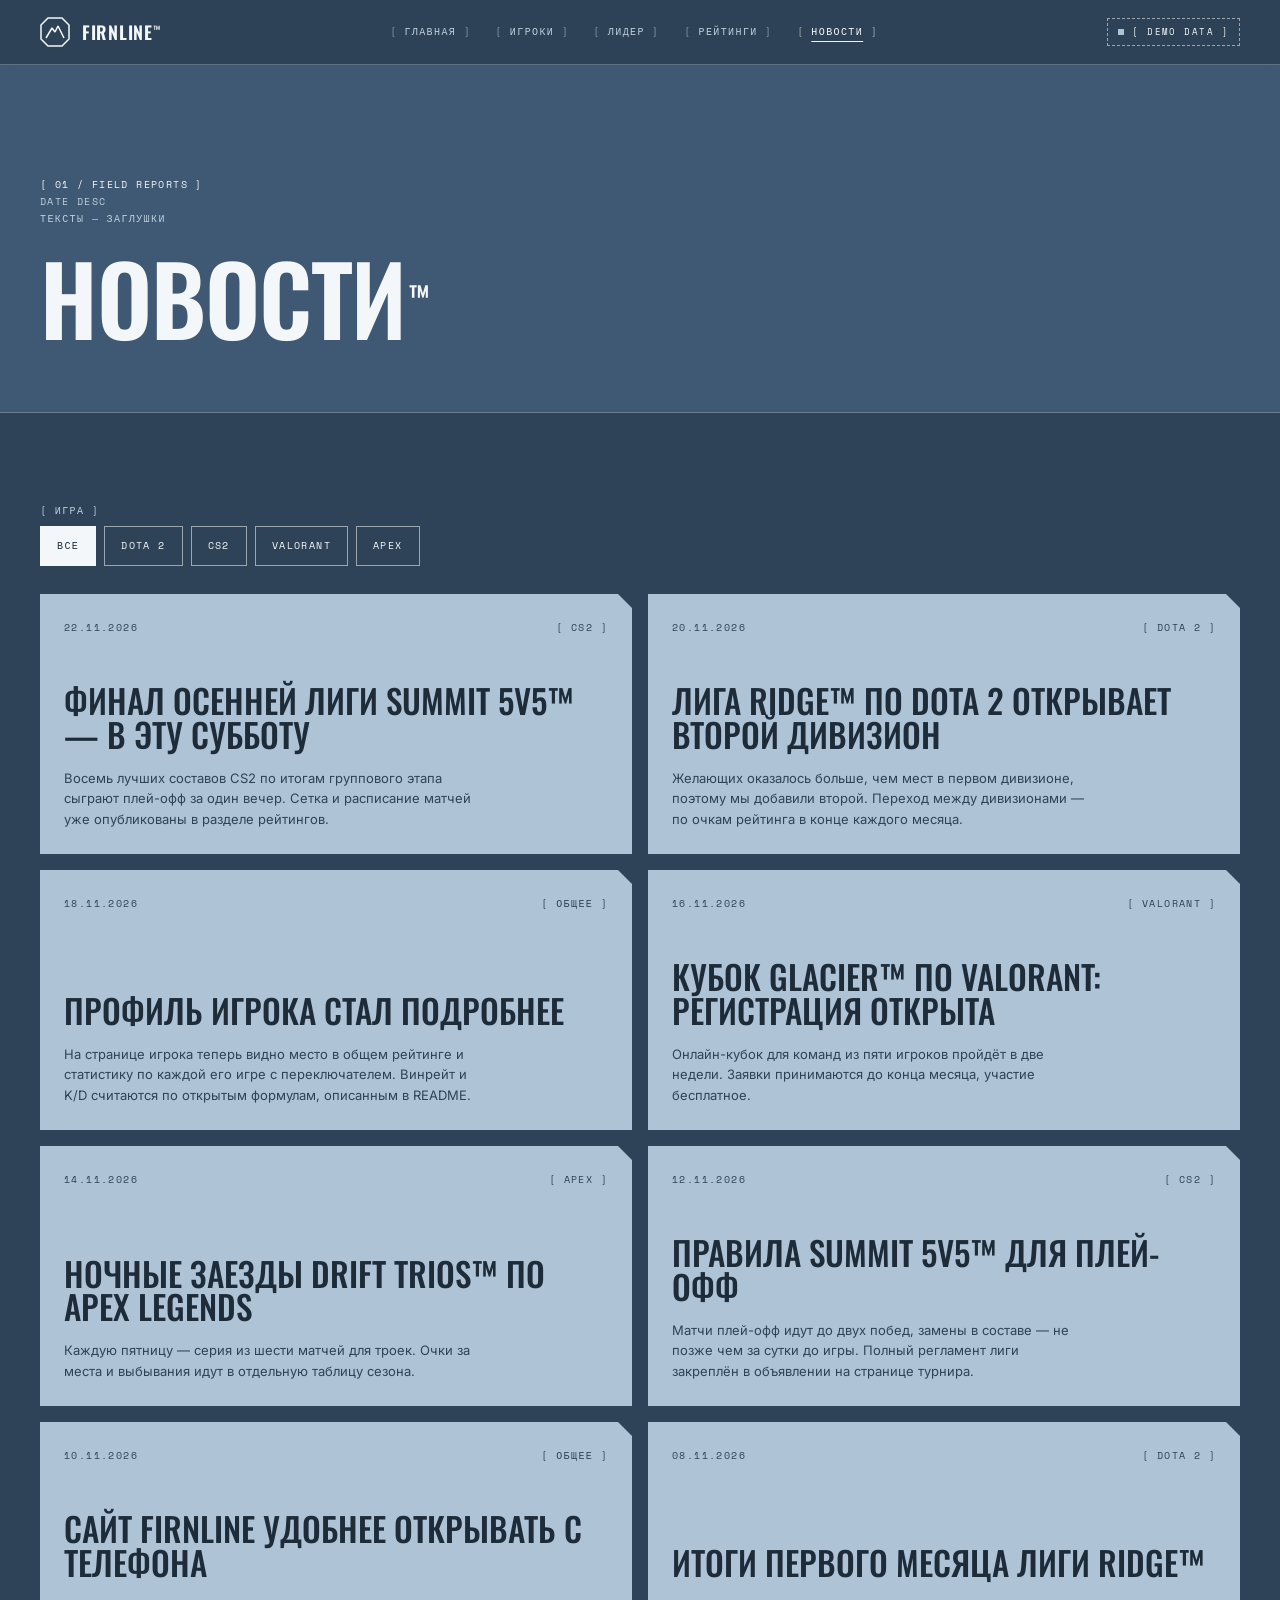
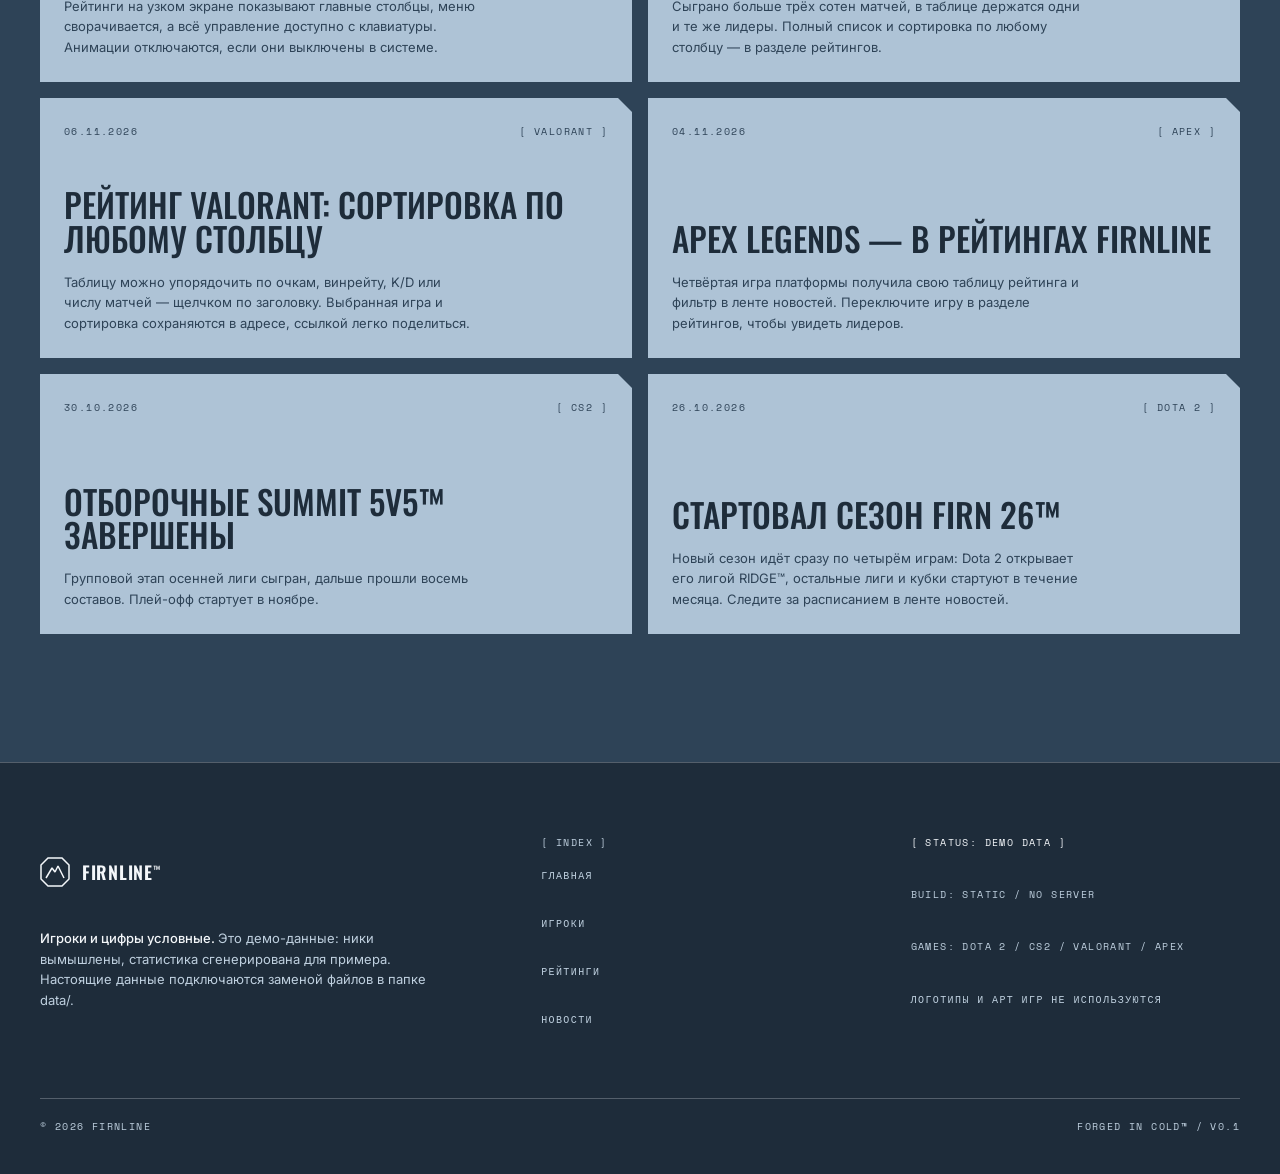
<file: news.html>
<!doctype html>
<html lang="ru" class="theme-arctic">
<head>
  <meta charset="utf-8">
  <meta name="viewport" content="width=device-width, initial-scale=1">
  <title>Новости — Firnline</title>
  <meta name="description" content="Лента новостей по Dota 2, CS2, Valorant и Apex Legends. Демо-заглушки.">
  <meta name="theme-color" content="#2E4357">
  <link rel="icon" href="data:image/svg+xml,%3Csvg xmlns='http://www.w3.org/2000/svg' viewBox='0 0 30 30'%3E%3Crect width='30' height='30' fill='%232E4357'/%3E%3Cpath d='M6 21 L12 11 L15 15 L18 9 L24 21' fill='none' stroke='%23F4F7FA' stroke-width='2'/%3E%3C/svg%3E">
  <link rel="preconnect" href="https://fonts.googleapis.com">
  <link rel="preconnect" href="https://fonts.gstatic.com" crossorigin>
  <link href="https://fonts.googleapis.com/css2?family=Oswald:wght@500;600;700&family=Space+Mono:wght@400;700&family=Inter:wght@400;500&display=swap" rel="stylesheet">
  <link rel="stylesheet" href="css/arctic.css">
  <link rel="stylesheet" href="css/pages.css">
  <script>(function (d) { d.classList.add("js"); document.addEventListener("DOMContentLoaded", function () { if (!d.classList.contains("gp-mounted")) d.classList.remove("js"); }); })(document.documentElement);</script>
  <script defer src="data/site.js"></script>
  <script defer src="data/games.js"></script>
  <script defer src="data/players.js"></script>
  <script defer src="data/news.js"></script>
  <script defer src="js/core.js"></script>
  <script defer src="js/ui.js"></script>
  <script defer src="js/pages/news.js"></script>
</head>
<body>
  <a class="skip-link" href="#main">К содержанию</a>
  <noscript>
    <p class="noscript-note">[ NO JS ] Профили, статистика и рейтинги собираются скриптом — включите JavaScript. Разделы сайта доступны по ссылкам ниже.</p>
  </noscript>

  <header data-gp-header class="site-header">
    <div class="container site-header__bar">
      <a class="logo" href="index.html"><span class="logo__name">Firnline</span></a>
      <nav class="nav" aria-label="Основное меню">
        <ul class="nav__list">
          <li><a class="nav__link" href="index.html">[ Главная ]</a></li>
          <li><a class="nav__link" href="players.html">[ Игроки ]</a></li>
          <li><a class="nav__link" href="rankings.html">[ Рейтинги ]</a></li>
          <li><a class="nav__link" href="news.html" aria-current="page">[ Новости ]</a></li>
        </ul>
      </nav>
      <span class="demo-badge">[ DEMO DATA ]</span>
    </div>
  </header>

  <main id="main" class="page">
    <section class="page-head" aria-labelledby="page-title">
      <div class="container">
        <div class="label-stack" data-reveal>
          <span class="label label--strong">[ 01 / FIELD REPORTS ]</span>
          <span class="label">DATE DESC</span>
          <span class="label">ТЕКСТЫ — ЗАГЛУШКИ</span>
        </div>
        <h1 class="display page-head__title" id="page-title" data-reveal style="--i:1">Новости<span class="tm" aria-hidden="true">™</span></h1>
      </div>
    </section>
    <section class="section section--deep page-body" aria-label="Новости">
      <div class="container">
        <div class="toolbar" data-toolbar></div>
        <div data-results></div>
      </div>
    </section>
  </main>

  <footer data-gp-footer class="site-footer">
    <div class="container">
      <p class="site-footer__note"><strong>Игроки и цифры условные.</strong> Это демо-данные для примера.</p>
    </div>
  </footer>
</body>
</html>
</file>
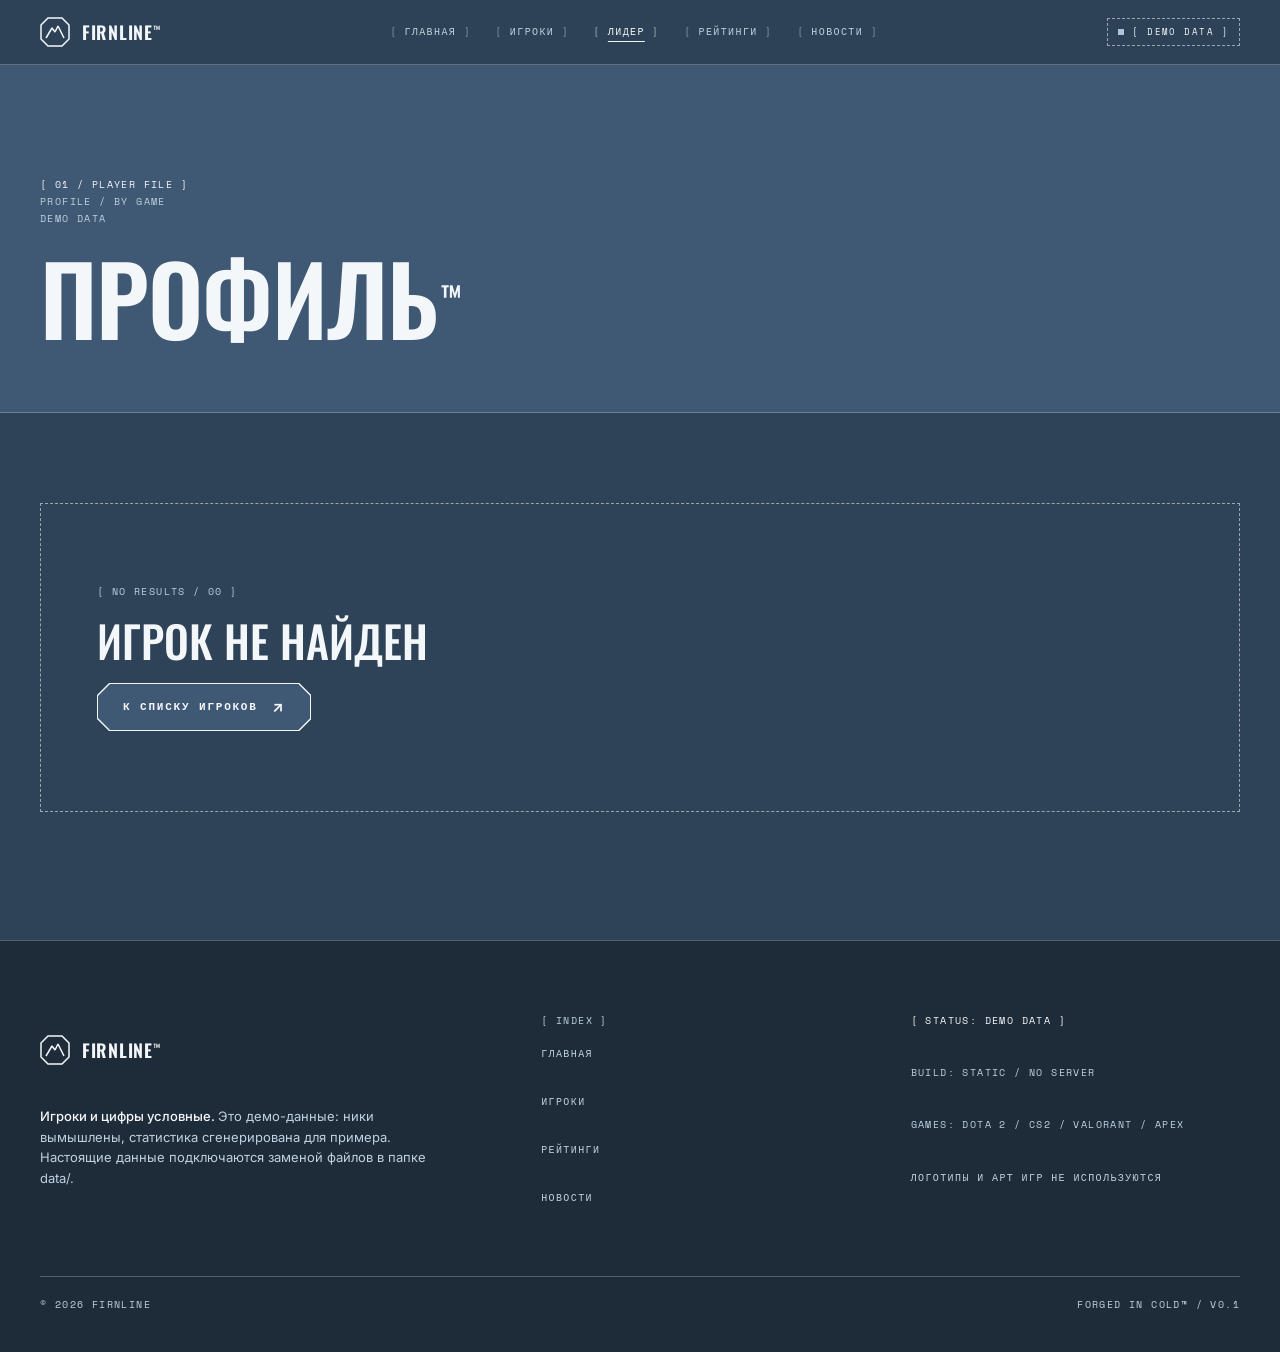
<file: player.html>
<!doctype html>
<html lang="ru" class="theme-arctic">
<head>
  <meta charset="utf-8">
  <meta name="viewport" content="width=device-width, initial-scale=1">
  <title>Профиль игрока — Firnline</title>
  <meta name="description" content="Профиль игрока: статистика по каждой игре, место в общем рейтинге. Демо-данные.">
  <meta name="theme-color" content="#2E4357">
  <link rel="icon" href="data:image/svg+xml,%3Csvg xmlns='http://www.w3.org/2000/svg' viewBox='0 0 30 30'%3E%3Crect width='30' height='30' fill='%232E4357'/%3E%3Cpath d='M6 21 L12 11 L15 15 L18 9 L24 21' fill='none' stroke='%23F4F7FA' stroke-width='2'/%3E%3C/svg%3E">
  <link rel="preconnect" href="https://fonts.googleapis.com">
  <link rel="preconnect" href="https://fonts.gstatic.com" crossorigin>
  <link href="https://fonts.googleapis.com/css2?family=Oswald:wght@500;600;700&family=Space+Mono:wght@400;700&family=Inter:wght@400;500&display=swap" rel="stylesheet">
  <link rel="stylesheet" href="css/arctic.css">
  <link rel="stylesheet" href="css/pages.css">
  <script>(function (d) { d.classList.add("js"); document.addEventListener("DOMContentLoaded", function () { if (!d.classList.contains("gp-mounted")) d.classList.remove("js"); }); })(document.documentElement);</script>
  <script defer src="data/site.js"></script>
  <script defer src="data/games.js"></script>
  <script defer src="data/players.js"></script>
  <script defer src="data/news.js"></script>
  <script defer src="js/core.js"></script>
  <script defer src="js/ui.js"></script>
  <script defer src="js/pages/player.js"></script>
</head>
<body>
  <a class="skip-link" href="#main">К содержанию</a>
  <noscript>
    <p class="noscript-note">[ NO JS ] Профили, статистика и рейтинги собираются скриптом — включите JavaScript. Разделы сайта доступны по ссылкам ниже.</p>
  </noscript>

  <header data-gp-header class="site-header">
    <div class="container site-header__bar">
      <a class="logo" href="index.html"><span class="logo__name">Firnline</span></a>
      <nav class="nav" aria-label="Основное меню">
        <ul class="nav__list">
          <li><a class="nav__link" href="index.html">[ Главная ]</a></li>
          <li><a class="nav__link" href="players.html">[ Игроки ]</a></li>
          <li><a class="nav__link" href="rankings.html">[ Рейтинги ]</a></li>
          <li><a class="nav__link" href="news.html">[ Новости ]</a></li>
        </ul>
      </nav>
      <span class="demo-badge">[ DEMO DATA ]</span>
    </div>
  </header>

  <main id="main" class="page">
    <section class="page-head" aria-labelledby="page-title">
      <div class="container">
        <div class="label-stack" data-reveal>
          <span class="label label--strong">[ 01 / PLAYER FILE ]</span>
          <span class="label">PROFILE / BY GAME</span>
          <span class="label">DEMO DATA</span>
        </div>
        <h1 class="display page-head__title" id="page-title" data-reveal style="--i:1">Профиль<span class="tm" aria-hidden="true">™</span></h1>
      </div>
    </section>
    <section class="section section--deep page-body" aria-label="Профиль игрока">
      <div class="container">
        <div data-profile></div>
      </div>
    </section>
  </main>

  <footer data-gp-footer class="site-footer">
    <div class="container">
      <p class="site-footer__note"><strong>Игроки и цифры условные.</strong> Это демо-данные для примера.</p>
    </div>
  </footer>
</body>
</html>
</file>
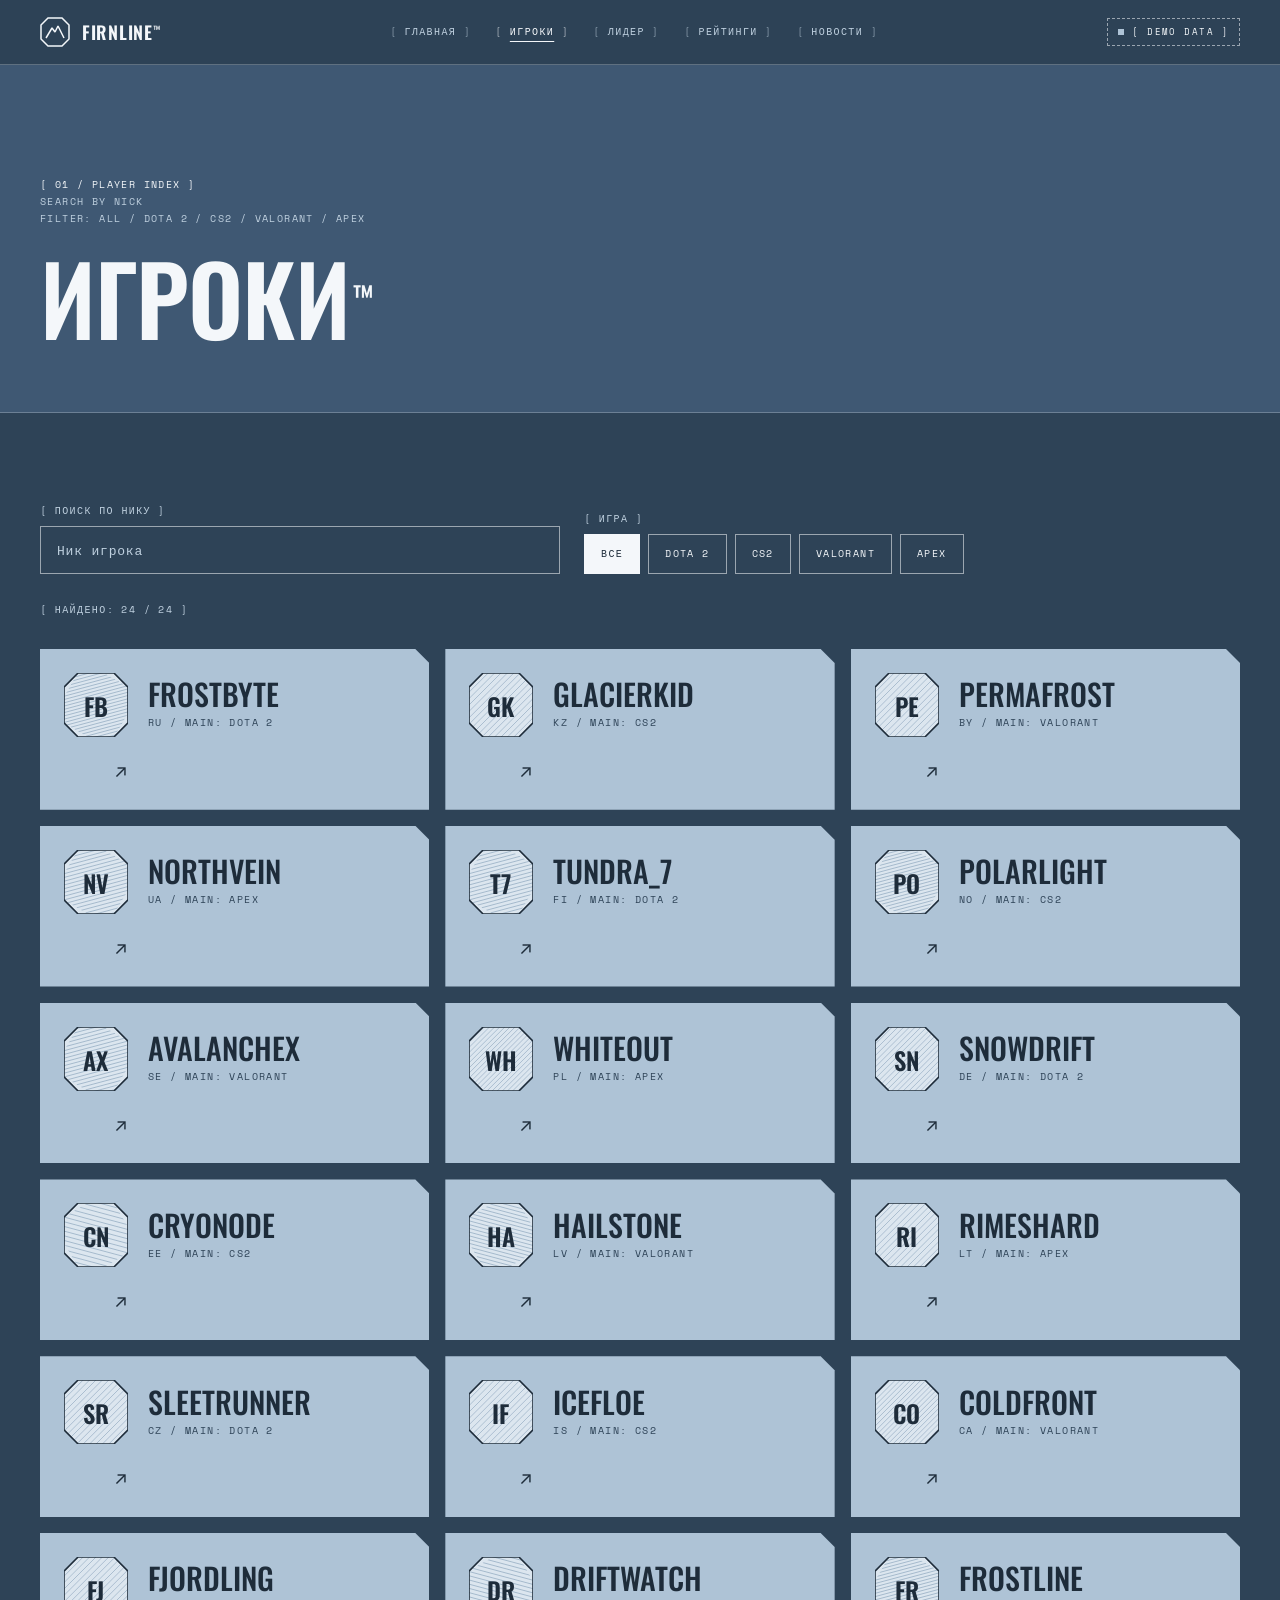
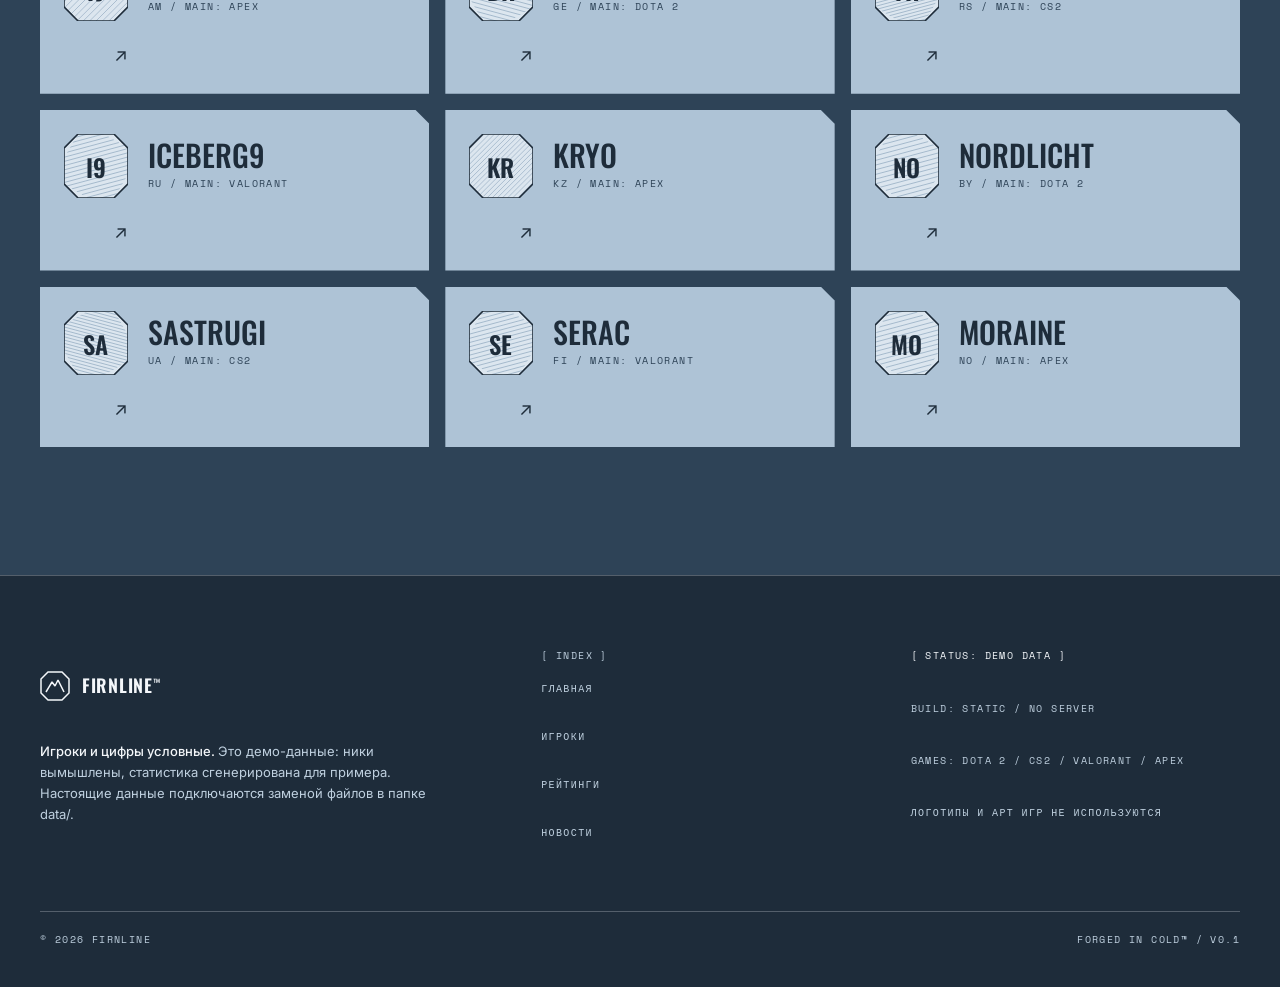
<file: players.html>
<!doctype html>
<html lang="ru" class="theme-arctic">
<head>
  <meta charset="utf-8">
  <meta name="viewport" content="width=device-width, initial-scale=1">
  <title>Игроки — Firnline</title>
  <meta name="description" content="Каталог игроков платформы: поиск по нику и фильтр по игре. Демо-данные.">
  <meta name="theme-color" content="#2E4357">
  <link rel="icon" href="data:image/svg+xml,%3Csvg xmlns='http://www.w3.org/2000/svg' viewBox='0 0 30 30'%3E%3Crect width='30' height='30' fill='%232E4357'/%3E%3Cpath d='M6 21 L12 11 L15 15 L18 9 L24 21' fill='none' stroke='%23F4F7FA' stroke-width='2'/%3E%3C/svg%3E">
  <link rel="preconnect" href="https://fonts.googleapis.com">
  <link rel="preconnect" href="https://fonts.gstatic.com" crossorigin>
  <link href="https://fonts.googleapis.com/css2?family=Oswald:wght@500;600;700&family=Space+Mono:wght@400;700&family=Inter:wght@400;500&display=swap" rel="stylesheet">
  <link rel="stylesheet" href="css/arctic.css">
  <link rel="stylesheet" href="css/pages.css">
  <script>(function (d) { d.classList.add("js"); document.addEventListener("DOMContentLoaded", function () { if (!d.classList.contains("gp-mounted")) d.classList.remove("js"); }); })(document.documentElement);</script>
  <script defer src="data/site.js"></script>
  <script defer src="data/games.js"></script>
  <script defer src="data/players.js"></script>
  <script defer src="data/news.js"></script>
  <script defer src="js/core.js"></script>
  <script defer src="js/ui.js"></script>
  <script defer src="js/pages/players.js"></script>
</head>
<body>
  <a class="skip-link" href="#main">К содержанию</a>
  <noscript>
    <p class="noscript-note">[ NO JS ] Профили, статистика и рейтинги собираются скриптом — включите JavaScript. Разделы сайта доступны по ссылкам ниже.</p>
  </noscript>

  <header data-gp-header class="site-header">
    <div class="container site-header__bar">
      <a class="logo" href="index.html"><span class="logo__name">Firnline</span></a>
      <nav class="nav" aria-label="Основное меню">
        <ul class="nav__list">
          <li><a class="nav__link" href="index.html">[ Главная ]</a></li>
          <li><a class="nav__link" href="players.html" aria-current="page">[ Игроки ]</a></li>
          <li><a class="nav__link" href="rankings.html">[ Рейтинги ]</a></li>
          <li><a class="nav__link" href="news.html">[ Новости ]</a></li>
        </ul>
      </nav>
      <span class="demo-badge">[ DEMO DATA ]</span>
    </div>
  </header>

  <main id="main" class="page">
    <section class="page-head" aria-labelledby="page-title">
      <div class="container">
        <div class="label-stack" data-reveal>
          <span class="label label--strong">[ 01 / PLAYER INDEX ]</span>
          <span class="label">SEARCH BY NICK</span>
          <span class="label">FILTER: ALL / DOTA 2 / CS2 / VALORANT / APEX</span>
        </div>
        <h1 class="display page-head__title" id="page-title" data-reveal style="--i:1">Игроки<span class="tm" aria-hidden="true">™</span></h1>
      </div>
    </section>
    <section class="section section--deep page-body" aria-label="Игроки">
      <div class="container">
        <div class="toolbar" data-toolbar></div>
        <p class="label toolbar__count" data-count aria-live="polite"></p>
        <div data-results></div>
      </div>
    </section>
  </main>

  <footer data-gp-footer class="site-footer">
    <div class="container">
      <p class="site-footer__note"><strong>Игроки и цифры условные.</strong> Это демо-данные для примера.</p>
    </div>
  </footer>
</body>
</html>
</file>
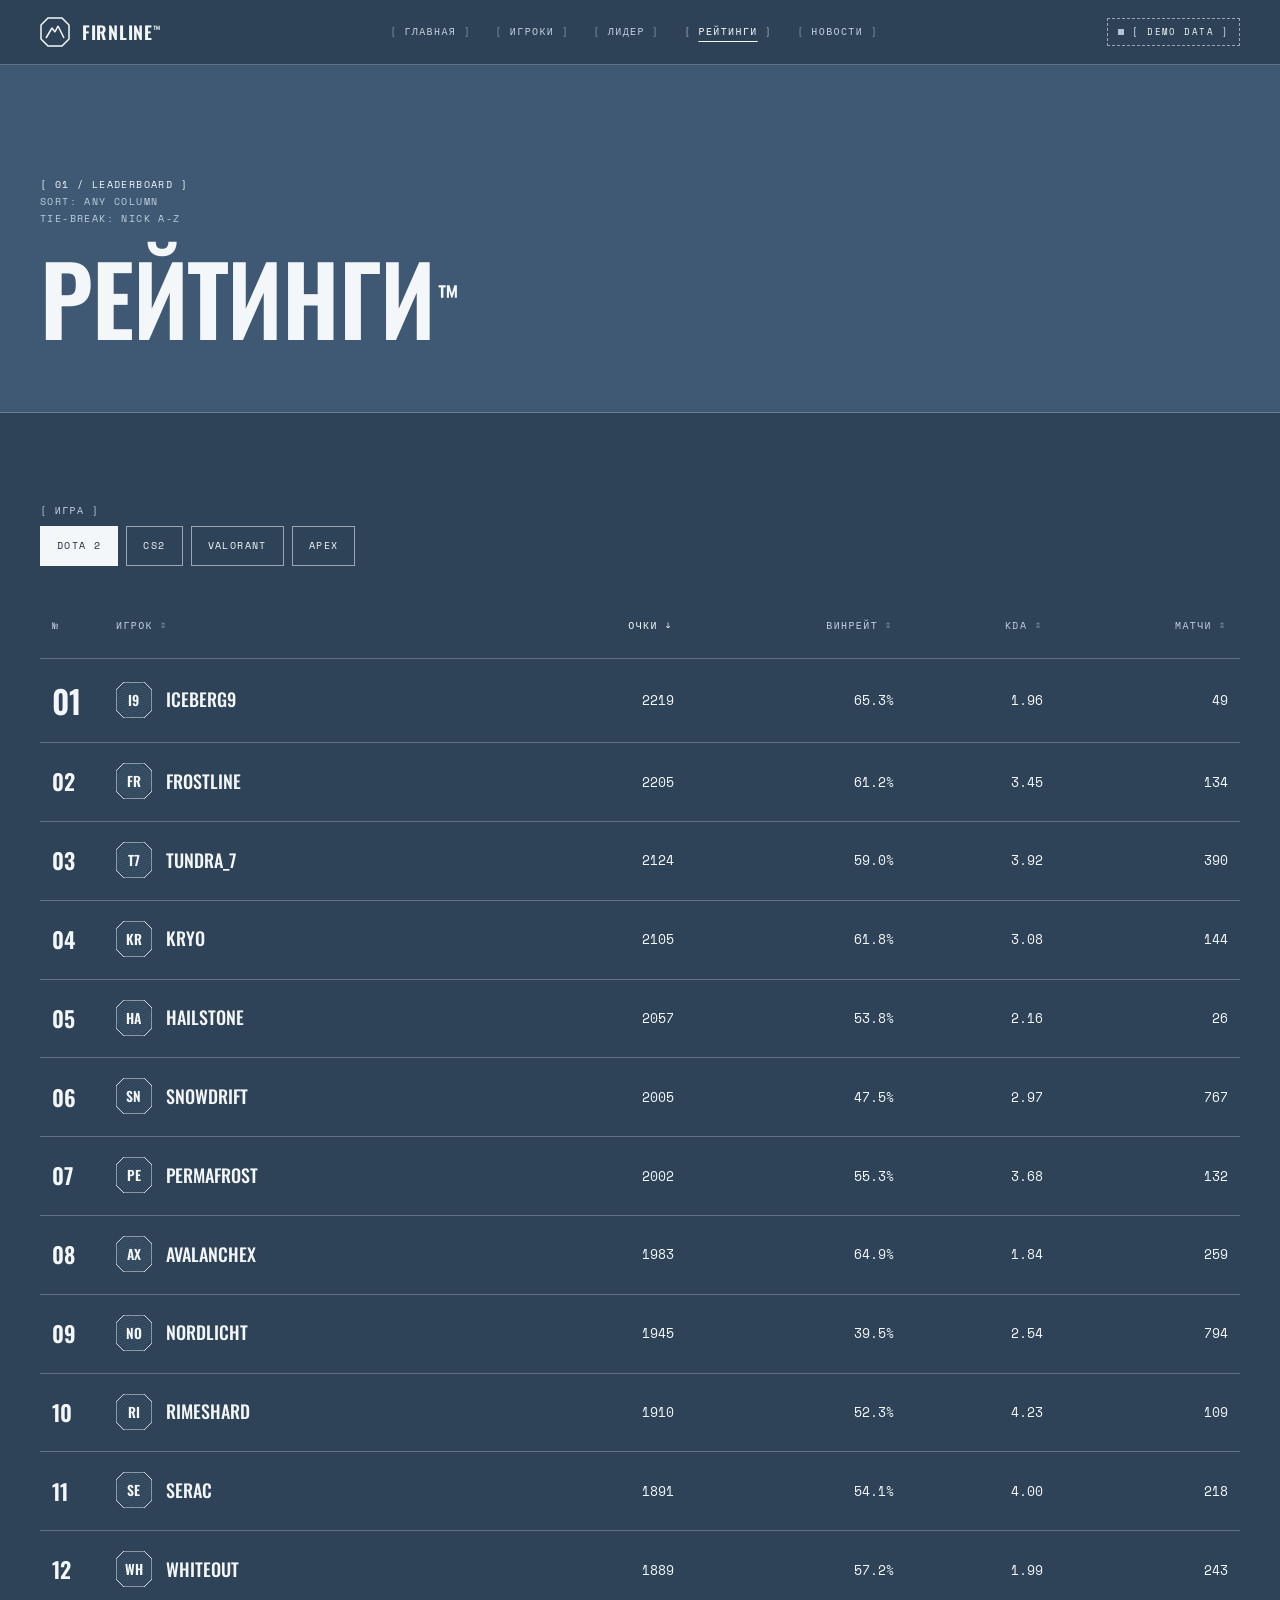
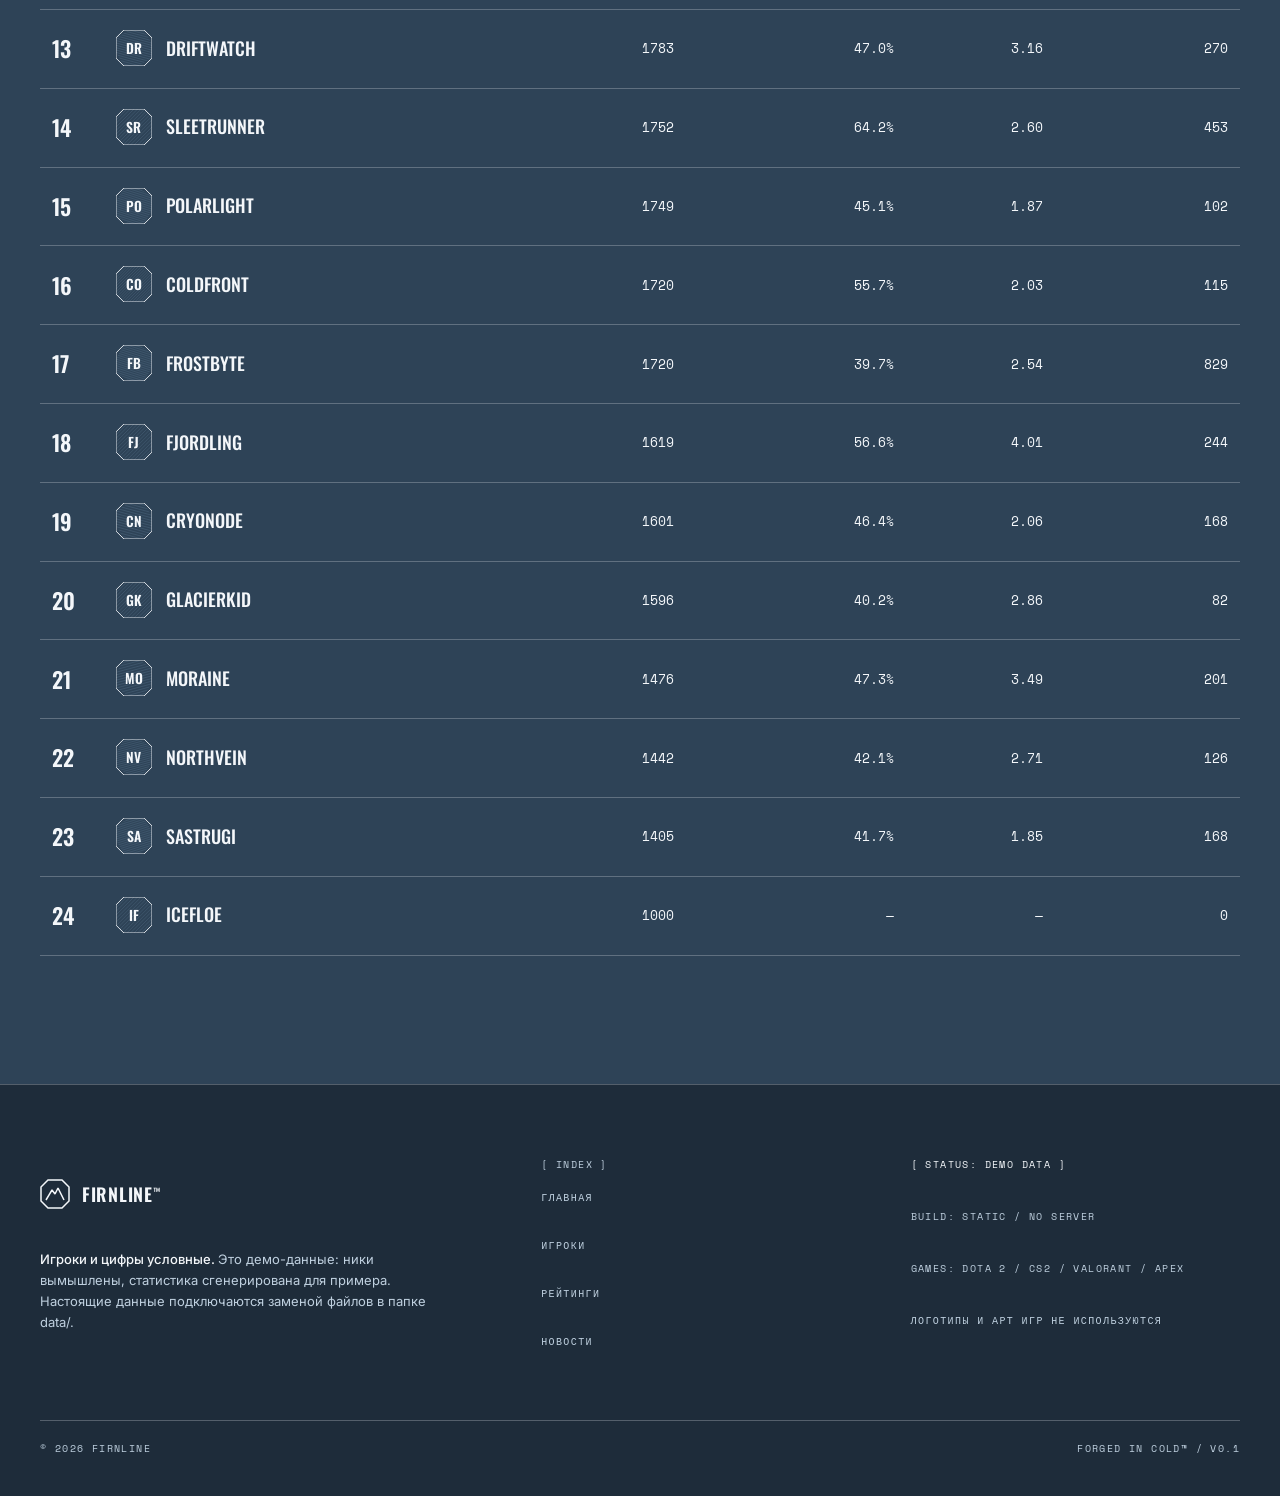
<file: rankings.html>
<!doctype html>
<html lang="ru" class="theme-arctic">
<head>
  <meta charset="utf-8">
  <meta name="viewport" content="width=device-width, initial-scale=1">
  <title>Рейтинги — Firnline</title>
  <meta name="description" content="Рейтинги игроков по Dota 2, CS2, Valorant и Apex Legends с сортировкой по любому столбцу. Демо-данные.">
  <meta name="theme-color" content="#2E4357">
  <link rel="icon" href="data:image/svg+xml,%3Csvg xmlns='http://www.w3.org/2000/svg' viewBox='0 0 30 30'%3E%3Crect width='30' height='30' fill='%232E4357'/%3E%3Cpath d='M6 21 L12 11 L15 15 L18 9 L24 21' fill='none' stroke='%23F4F7FA' stroke-width='2'/%3E%3C/svg%3E">
  <link rel="preconnect" href="https://fonts.googleapis.com">
  <link rel="preconnect" href="https://fonts.gstatic.com" crossorigin>
  <link href="https://fonts.googleapis.com/css2?family=Oswald:wght@500;600;700&family=Space+Mono:wght@400;700&family=Inter:wght@400;500&display=swap" rel="stylesheet">
  <link rel="stylesheet" href="css/arctic.css">
  <link rel="stylesheet" href="css/pages.css">
  <script>(function (d) { d.classList.add("js"); document.addEventListener("DOMContentLoaded", function () { if (!d.classList.contains("gp-mounted")) d.classList.remove("js"); }); })(document.documentElement);</script>
  <script defer src="data/site.js"></script>
  <script defer src="data/games.js"></script>
  <script defer src="data/players.js"></script>
  <script defer src="data/news.js"></script>
  <script defer src="js/core.js"></script>
  <script defer src="js/ui.js"></script>
  <script defer src="js/pages/rankings.js"></script>
</head>
<body>
  <a class="skip-link" href="#main">К содержанию</a>
  <noscript>
    <p class="noscript-note">[ NO JS ] Профили, статистика и рейтинги собираются скриптом — включите JavaScript. Разделы сайта доступны по ссылкам ниже.</p>
  </noscript>

  <header data-gp-header class="site-header">
    <div class="container site-header__bar">
      <a class="logo" href="index.html"><span class="logo__name">Firnline</span></a>
      <nav class="nav" aria-label="Основное меню">
        <ul class="nav__list">
          <li><a class="nav__link" href="index.html">[ Главная ]</a></li>
          <li><a class="nav__link" href="players.html">[ Игроки ]</a></li>
          <li><a class="nav__link" href="rankings.html" aria-current="page">[ Рейтинги ]</a></li>
          <li><a class="nav__link" href="news.html">[ Новости ]</a></li>
        </ul>
      </nav>
      <span class="demo-badge">[ DEMO DATA ]</span>
    </div>
  </header>

  <main id="main" class="page">
    <section class="page-head" aria-labelledby="page-title">
      <div class="container">
        <div class="label-stack" data-reveal>
          <span class="label label--strong">[ 01 / LEADERBOARD ]</span>
          <span class="label">SORT: ANY COLUMN</span>
          <span class="label">TIE-BREAK: NICK A-Z</span>
        </div>
        <h1 class="display page-head__title" id="page-title" data-reveal style="--i:1">Рейтинги<span class="tm" aria-hidden="true">™</span></h1>
      </div>
    </section>
    <section class="section section--deep page-body" aria-label="Рейтинги">
      <div class="container">
        <div class="toolbar" data-toolbar></div>
        <div data-results></div>
      </div>
    </section>
  </main>

  <footer data-gp-footer class="site-footer">
    <div class="container">
      <p class="site-footer__note"><strong>Игроки и цифры условные.</strong> Это демо-данные для примера.</p>
    </div>
  </footer>
</body>
</html>
</file>
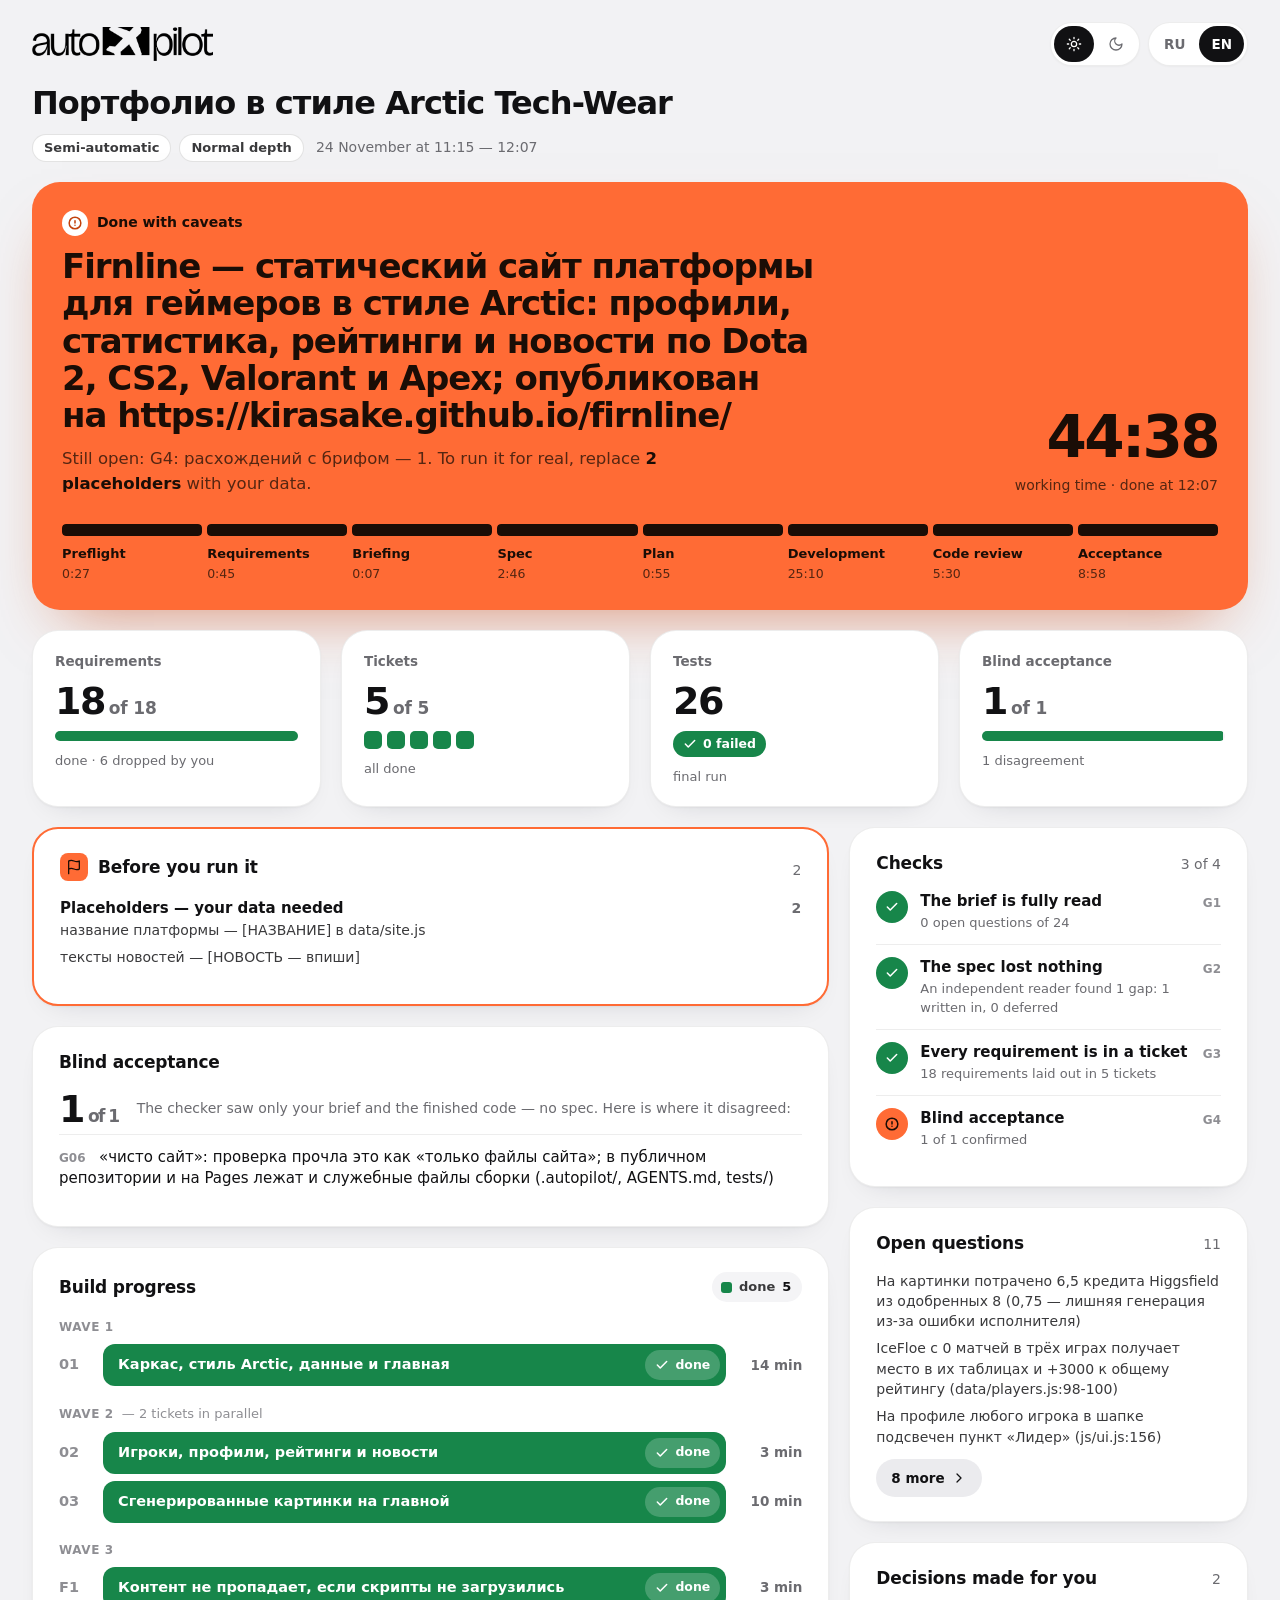
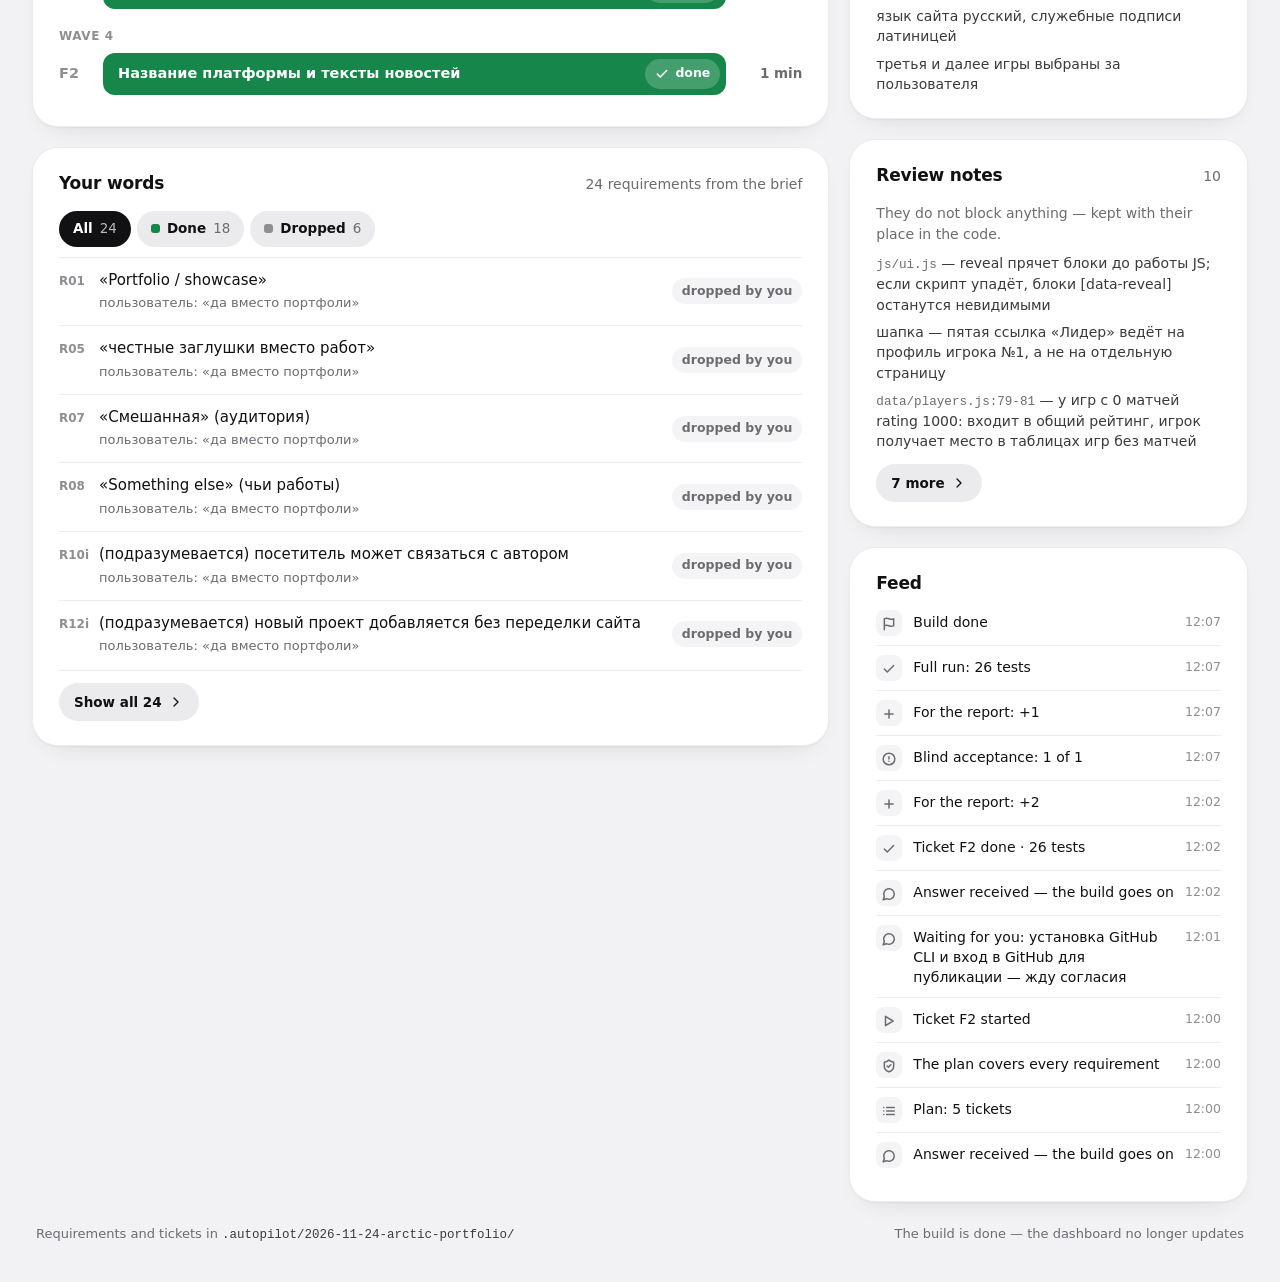
<file: .autopilot/dashboard.html>
<!doctype html>
<html lang="ru">
<head>
<meta charset="utf-8">
<meta name="viewport" content="width=device-width, initial-scale=1">
<title>autopilot</title>
<style>
  /* Цвет здесь — сигнал, а не украшение: у каждого состояния сборки свой.
     Синий — идёт работа, оранжевый — ждём человека или таск пишется,
     зелёный — сдано, бирюзовый — проверка, фиолетовый — ремонт, красный — упало. */
  :root{
    --bg:#F2F2F4; --card:#fff; --inset:#F4F4F6; --soft:#EBEBEE; --line:rgba(0,0,0,.07); --line2:rgba(0,0,0,.11);
    --tx:#111113; --tx2:#3A3A3C; --mut:#6B6B70; --quiet:#8E8E93;
    --hero:#2F45E0; --hero-shadow:rgba(40,60,220,.55);
    --done:#17864A; --done-soft:#E2F3E9; --done-tx:#126B3B;
    --now:#FF6B35; --now-on:#1A0D06; --now-soft:#FFE9DF; --now-tx:#AD3D0E;
    --rev:#0B7F8A; --rev-soft:#DDF2F4; --rev-tx:#08666F;
    --fix:#7C3AED; --fix-soft:#EFE7FE; --fix-tx:#6427D0;
    --bad:#DC2626; --bad-soft:#FDE6E6; --bad-tx:#B01C1C;
    --idle:#D4D4D9; --logo-filter:none;
    --sh:0 1px 2px rgba(0,0,0,.04),0 12px 30px -20px rgba(20,24,40,.2);
    --sh-raised:0 1px 2px rgba(0,0,0,.035),0 16px 36px -24px rgba(20,24,40,.24);
  }
  @media (prefers-color-scheme:dark){
    :root:not([data-theme]){
      --bg:#17181B; --card:#222327; --inset:#2C2D32; --soft:#323338; --line:rgba(255,255,255,.08); --line2:rgba(255,255,255,.14);
      --tx:#F2F2F3; --tx2:#C7C7CC; --mut:#A3A3AA; --quiet:#85858C;
      --hero:#2639C2; --hero-shadow:rgba(0,0,0,.7);
      --done:#1E9A56; --done-soft:#1C3527; --done-tx:#5BD68C;
      --now-soft:#43271C; --now-tx:#FF8A5C;
      --rev:#0E8A96; --rev-soft:#163538; --rev-tx:#6FD6E0;
      --fix:#8B4DF5; --fix-soft:#2F2448; --fix-tx:#BFA2FF;
      --bad:#E5383B; --bad-soft:#47201F; --bad-tx:#FF8B8B;
      --idle:#4A4B51; --logo-filter:invert(1);
      --sh:0 1px 0 rgba(255,255,255,.03) inset,0 12px 30px -20px rgba(0,0,0,.75);
      --sh-raised:0 16px 36px -24px rgba(0,0,0,.8);
      color-scheme:dark;
    }
  }
  :root[data-theme="dark"]{
    --bg:#17181B; --card:#222327; --inset:#2C2D32; --soft:#323338; --line:rgba(255,255,255,.08); --line2:rgba(255,255,255,.14);
    --tx:#F2F2F3; --tx2:#C7C7CC; --mut:#A3A3AA; --quiet:#85858C;
    --hero:#2639C2; --hero-shadow:rgba(0,0,0,.7);
    --done:#1E9A56; --done-soft:#1C3527; --done-tx:#5BD68C;
    --now-soft:#43271C; --now-tx:#FF8A5C;
    --rev:#0E8A96; --rev-soft:#163538; --rev-tx:#6FD6E0;
    --fix:#8B4DF5; --fix-soft:#2F2448; --fix-tx:#BFA2FF;
    --bad:#E5383B; --bad-soft:#47201F; --bad-tx:#FF8B8B;
    --idle:#4A4B51; --logo-filter:invert(1);
    --sh:0 1px 0 rgba(255,255,255,.03) inset,0 12px 30px -20px rgba(0,0,0,.75);
    --sh-raised:0 16px 36px -24px rgba(0,0,0,.8);
    color-scheme:dark;
  }
  *{box-sizing:border-box}
  [hidden]{display:none!important}
  html{-webkit-text-size-adjust:100%}
  body{margin:0;background:var(--bg);color:var(--tx);
    font:15px/1.5 -apple-system,BlinkMacSystemFont,"SF Pro Text","Segoe UI",system-ui,sans-serif;
    -webkit-font-smoothing:antialiased;font-synthesis-weight:none}
  ::selection{background:rgba(255,107,53,.25)}
  :focus-visible{outline:2px solid var(--now);outline-offset:3px}
  code,.mono{font-family:ui-monospace,"SF Mono",Menlo,Consolas,monospace}
  .tnum,.big b,.tv,.s-time,.tl-time,.ev em{font-variant-numeric:tabular-nums}
  .wrap{max-width:1320px;margin:0 auto;padding:22px 32px 40px;display:flex;flex-direction:column;gap:20px;min-width:0}
  .card{background:var(--card);border:1px solid var(--line);border-radius:26px;box-shadow:var(--sh);padding:24px 26px;min-width:0}
  .ic{width:16px;height:16px;flex:0 0 auto;fill:none;stroke:currentColor;stroke-width:1.9;stroke-linecap:round;stroke-linejoin:round}
  .ic.xs{width:14px;height:14px;stroke-width:2.6}
  .ic.m{width:20px;height:20px}
  .wt{font-size:17px;font-weight:650;letter-spacing:-.01em;margin:0;line-height:1.3;display:flex;align-items:center;gap:10px}
  .whead{display:flex;align-items:baseline;justify-content:space-between;gap:8px 12px;margin-bottom:16px;flex-wrap:wrap}
  .whead>span{font-size:14px;color:var(--mut)}

  /* ── верх ─────────────────────────────────────────────────── */
  .top{display:flex;align-items:center;justify-content:space-between;gap:12px;flex-wrap:wrap}
  .logo{height:34px;width:auto;display:block;filter:var(--logo-filter)}
  .tools{display:flex;gap:8px;align-items:center;flex-wrap:wrap}
  .tabs{display:inline-flex;gap:2px;padding:3px;border-radius:999px;background:var(--card);border:1px solid var(--line);box-shadow:var(--sh-raised)}
  .tabs button,.iconbtn{appearance:none;border:0;font:inherit;cursor:pointer;display:inline-flex;align-items:center;justify-content:center}
  .tabs button{height:36px;min-width:40px;padding:0 12px;border-radius:999px;background:transparent;color:var(--mut);font-size:13.5px;font-weight:650;transition:background .2s,color .2s}
  .tabs button:hover{color:var(--tx)}
  .tabs button[aria-pressed="true"]{background:var(--tx);color:var(--card)}
  .iconbtn{width:44px;height:44px;border-radius:999px;border:1px solid var(--line);background:var(--card);box-shadow:var(--sh-raised);color:var(--tx);transition:transform .15s}
  .iconbtn:active{transform:scale(.96)}
  /* «Обновить сейчас»: пока state.js грузится, стрелка крутится — нажатие видно */
  .iconbtn.busy svg{animation:spin .8s linear infinite}
  @keyframes spin{to{transform:rotate(360deg)}}
  .title h1{margin:0;font-size:32px;line-height:1.12;font-weight:700;letter-spacing:-.03em;text-wrap:balance;overflow-wrap:anywhere}
  .meta{display:flex;flex-wrap:wrap;align-items:center;gap:8px;margin-top:12px}
  .tag{display:inline-flex;align-items:center;height:28px;padding:0 11px;border-radius:999px;background:var(--card);border:1px solid var(--line2);font-size:13px;font-weight:600;color:var(--tx2)}
  .meta .when{font-size:14px;color:var(--mut);margin-left:4px}
  #link{background:var(--now);color:var(--now-on);border-radius:18px;padding:14px 18px;font-weight:600;font-size:14.5px;line-height:1.45;margin-bottom:0}
  .lost{max-width:1320px;margin:0 auto;padding:16px 32px 0}

  /* ── шапка состояния ─────────────────────────────────────────── */
  .hero{--h-tx:#fff;--h-mut:rgba(255,255,255,.82);--h-track:rgba(255,255,255,.24);
    border-radius:28px;padding:28px 30px 26px;display:flex;flex-direction:column;gap:28px;
    background:var(--hero);color:var(--h-tx);box-shadow:0 30px 60px -32px var(--hero-shadow);min-width:0}
  .hero.ask{background:#FF6B35;--h-tx:#1A0D06;--h-mut:rgba(26,13,6,.74);--h-track:rgba(26,13,6,.16);box-shadow:0 30px 60px -30px rgba(200,70,20,.6)}
  .hero.won{background:#17864A;--h-track:rgba(255,255,255,.22);box-shadow:0 30px 60px -30px rgba(23,134,74,.6)}
  .hero.bad{background:#C81E1E;--h-track:rgba(255,255,255,.22);box-shadow:0 30px 60px -30px rgba(200,30,30,.55)}
  .hero-top{display:flex;flex-wrap:wrap;justify-content:space-between;align-items:flex-end;gap:20px 40px}
  .hero-main{flex:1 1 420px;min-width:0}
  .state{display:inline-flex;align-items:center;gap:9px;font-size:14px;font-weight:700;margin-bottom:12px}
  .hero h2{margin:0;font-size:34px;line-height:1.1;font-weight:700;letter-spacing:-.03em;text-wrap:balance;max-width:32ch;overflow-wrap:anywhere}
  .lead{margin:12px 0 0;font-size:16.5px;line-height:1.5;color:var(--h-mut);max-width:64ch}
  .lead b{color:var(--h-tx);font-weight:650}
  .big{text-align:right;flex:0 0 auto}
  .big b{display:block;font-size:58px;line-height:.95;font-weight:700;letter-spacing:-.045em}
  .big b small{font-size:24px;letter-spacing:-.02em;font-weight:600;margin-left:6px}
  .big>span{display:block;font-size:14px;color:var(--h-mut);margin-top:10px}
  .big .paused{display:block;margin-top:6px;font-weight:650;color:var(--h-tx)}
  .hint{display:inline-flex;align-items:center;gap:10px;margin-top:18px;min-height:44px;padding:8px 18px;border-radius:22px;background:#1A0D06;color:#fff;font-size:15px;font-weight:600;line-height:1.35}
  .track{display:grid;grid-template-columns:repeat(8,minmax(0,1fr));gap:5px}
  .seg{height:12px;border-radius:4px;background:var(--h-track);overflow:hidden}
  .seg i{display:block;height:100%;border-radius:4px}
  .s-done .seg i{width:100%;background:#21A35B}
  .hero.won .s-done .seg i,.hero.bad .s-done .seg i{background:#fff}
  .hero.ask .s-done .seg i{background:#1A0D06}
  .s-now .seg i{background-color:var(--now)}
  .hero.ask .s-now .seg i{background-color:#fff}
  .s-fail .seg i{width:100%;background:#fff}
  .s-skip .seg{background:repeating-linear-gradient(135deg,var(--h-track) 0 4px,transparent 4px 8px)}
  .s-name{display:block;margin-top:10px;font-size:13px;font-weight:600;line-height:1.3}
  .s-now .s-name,.s-fail .s-name{font-weight:750}
  .s-pend .s-name,.s-skip .s-name{color:var(--h-mut);font-weight:500}
  .s-time{display:block;margin-top:2px;font-size:12.5px;color:var(--h-mut)}
  .live{width:9px;height:9px;border-radius:50%;background:var(--now);outline:2px solid rgba(255,255,255,.9);display:inline-block;flex:0 0 auto;animation:pulse 1.8s cubic-bezier(.16,1,.3,1) infinite}
  .hero.ask .live{background:#1A0D06;outline:0}
  @keyframes pulse{0%{box-shadow:0 0 0 0 rgba(255,107,53,.6)}70%{box-shadow:0 0 0 9px rgba(255,107,53,0)}100%{box-shadow:0 0 0 0 rgba(255,107,53,0)}}
  .badge-ic{width:26px;height:26px;border-radius:50%;background:#fff;display:inline-flex;align-items:center;justify-content:center}
  .hero.won .badge-ic{color:#17864A}.hero.bad .badge-ic{color:#C81E1E}.hero.ask .badge-ic{color:#C2410C}
  .stripes{background-image:linear-gradient(135deg,rgba(255,255,255,.28) 25%,transparent 25%,transparent 50%,rgba(255,255,255,.28) 50%,rgba(255,255,255,.28) 75%,transparent 75%,transparent);background-size:22px 22px;animation:stripes 1.1s linear infinite}
  .hero.ask .stripes{background-image:linear-gradient(135deg,rgba(255,107,53,.5) 25%,transparent 25%,transparent 50%,rgba(255,107,53,.5) 50%,rgba(255,107,53,.5) 75%,transparent 75%,transparent)}
  @keyframes stripes{to{background-position:22px 0}}

  /* ── плитки ───────────────────────────────────────────────── */
  .tiles{display:grid;grid-template-columns:repeat(4,minmax(0,1fr));gap:20px}
  .tile{display:flex;flex-direction:column;gap:11px;padding:20px 22px}
  .tk{font-size:13.5px;font-weight:600;color:var(--mut)}
  .tv{font-size:38px;line-height:1;font-weight:700;letter-spacing:-.04em}
  .tv small{font-size:17px;font-weight:600;color:var(--mut);letter-spacing:-.01em;margin-left:4px}
  .tv.dim{color:var(--quiet)}
  .ts{font-size:13px;color:var(--mut);line-height:1.4}
  .stack{display:flex;height:10px;border-radius:5px;overflow:hidden;gap:2px;background:var(--inset)}
  .stack i{display:block;height:100%}
  .sq{display:flex;gap:5px;flex-wrap:wrap}
  .sq i{width:18px;height:18px;border-radius:5px;display:block}
  .okb{display:inline-flex;align-items:center;gap:6px;height:26px;padding:0 10px;border-radius:999px;font-size:12.5px;font-weight:700;align-self:flex-start;color:#fff}

  /* ── цвета статусов ───────────────────────────────────────── */
  .f-done{background:var(--done);color:#fff}
  .f-now{background-color:var(--now);color:var(--now-on)}
  .f-rev{background:var(--rev);color:#fff}
  .f-fix{background:var(--fix);color:#fff}
  .f-bad{background:var(--bad);color:#fff}
  .f-wait{background:transparent;color:var(--mut);border:1.5px dashed var(--idle)}
  .f-idle{background:var(--idle)}
  .f-q{background:var(--quiet)}

  /* ── ход сборки ───────────────────────────────────────────── */
  .legend{display:flex;flex-wrap:wrap;gap:6px}
  .lg{display:inline-flex;align-items:center;gap:7px;height:30px;padding:0 11px 0 9px;border-radius:999px;background:var(--inset);font-size:13px;font-weight:600;color:var(--tx2)}
  .lg i{width:11px;height:11px;border-radius:3px;display:block}
  .lg b{font-weight:750;color:var(--tx)}
  .wave{display:flex;flex-wrap:wrap;align-items:baseline;gap:4px 8px;font-size:12px;font-weight:750;letter-spacing:.05em;text-transform:uppercase;color:var(--quiet);margin:18px 0 8px}
  .whead+.wave{margin-top:4px}
  .wave span{text-transform:none;letter-spacing:0;font-weight:500;font-size:13px}
  .tl{display:grid;grid-template-columns:32px minmax(0,1fr) 64px;gap:4px 12px;align-items:center;margin-bottom:7px}
  .tl-id{font-size:14.5px;font-weight:750;color:var(--quiet)}
  .tl-id.on{color:var(--tx)}
  .bar{height:42px;border-radius:12px;display:flex;align-items:center;justify-content:space-between;gap:10px;padding:0 6px 0 15px;font-size:14.5px;font-weight:650;min-width:0}
  .bar .nm{overflow:hidden;text-overflow:ellipsis;white-space:nowrap;min-width:0}
  .chipin{flex:0 0 auto;display:inline-flex;align-items:center;gap:6px;height:30px;padding:0 10px;border-radius:999px;background:rgba(255,255,255,.2);font-size:12.5px;font-weight:700;white-space:nowrap}
  .f-now .chipin{background:rgba(26,13,6,.12)}
  .f-wait .chipin{background:var(--inset);color:var(--mut)}
  .tl-time{font-size:13.5px;font-weight:650;text-align:right;color:var(--mut);white-space:nowrap}
  .tl-time.now{color:var(--now-tx)}.tl-time.fix{color:var(--fix-tx)}.tl-time.rev{color:var(--rev-tx)}.tl-time.bad{color:var(--bad-tx)}
  .tl-note{grid-column:2/4;display:flex;gap:8px;align-items:flex-start;font-size:13.5px;line-height:1.45;padding:1px 2px 6px;overflow-wrap:anywhere}
  .tl-note.fix{color:var(--fix-tx)}.tl-note.rev{color:var(--rev-tx)}.tl-note.bad{color:var(--bad-tx)}
  .tl-note .ic{margin-top:2px}

  /* ── колонки и списки ─────────────────────────────────────── */
  .cols{display:grid;grid-template-columns:minmax(0,2fr) minmax(0,1fr);gap:20px;align-items:start}
  .col{display:flex;flex-direction:column;gap:20px;min-width:0}
  .chips{display:flex;flex-wrap:wrap;gap:6px;margin-bottom:10px}
  .chip{appearance:none;height:36px;padding:0 14px;border-radius:999px;border:0;background:var(--soft);color:var(--tx);font:inherit;font-size:13.5px;font-weight:600;cursor:pointer;display:inline-flex;align-items:center;gap:7px}
  .chip i{width:9px;height:9px;border-radius:3px;display:block}
  .chip span{color:var(--mut);font-weight:500}
  .chip[aria-pressed="true"]{background:var(--tx);color:var(--card)}
  .chip[aria-pressed="true"] span{color:inherit;opacity:.7}
  .req{display:grid;grid-template-columns:minmax(0,1fr) auto;gap:14px;align-items:center;padding:12px 0;border-top:1px solid var(--line)}
  .req p{margin:0;font-size:15px;line-height:1.45;overflow-wrap:anywhere}
  .rid{display:inline-block;min-width:40px;font-size:12px;color:var(--quiet);font-weight:750}
  .why{display:block;font-size:13px;color:var(--mut);margin-top:3px;padding-left:40px;line-height:1.45}
  .pill{display:inline-flex;align-items:center;height:26px;padding:0 10px;border-radius:999px;font-size:12.5px;font-weight:700;white-space:nowrap}
  .p-done{background:var(--done-soft);color:var(--done-tx)}
  .p-now{background:var(--now-soft);color:var(--now-tx)}
  .p-mut{background:var(--inset);color:var(--mut)}
  .p-bad{background:var(--bad-soft);color:var(--bad-tx)}
  .more{margin-top:2px;padding-top:12px;border-top:1px solid var(--line)}
  .btn-soft{appearance:none;height:38px;padding:0 15px;border-radius:999px;border:0;background:var(--soft);color:var(--tx);font:inherit;font-size:13.5px;font-weight:600;cursor:pointer;display:inline-flex;align-items:center;gap:6px}
  .gate{display:grid;grid-template-columns:32px minmax(0,1fr) auto;gap:12px;align-items:start;padding:12px 0;border-top:1px solid var(--line)}
  .whead+.gate{border-top:0;padding-top:0}
  .gi{width:32px;height:32px;border-radius:50%;display:flex;align-items:center;justify-content:center}
  .gi.ok{background:var(--done);color:#fff}
  .gi.wait{color:var(--quiet);border:1.5px dashed var(--idle)}
  .gi.warn{background:var(--now);color:var(--now-on)}
  .gi.bad{background:var(--bad);color:#fff}
  .gt{font-size:15px;font-weight:650;line-height:1.35}
  .gs{font-size:13px;color:var(--mut);margin-top:2px;line-height:1.45}
  .gk{font-size:12px;font-weight:750;color:var(--quiet);padding-top:3px}
  .ev{display:grid;grid-template-columns:26px minmax(0,1fr) auto;gap:11px;align-items:start;padding:9px 0;font-size:14px;line-height:1.45;border-top:1px solid var(--line)}
  .whead+.ev{border-top:0;padding-top:0}
  .ei{width:26px;height:26px;border-radius:8px;display:flex;align-items:center;justify-content:center;background:var(--inset);color:var(--mut)}
  .ev>span{padding-top:2px;overflow-wrap:anywhere}
  .ev em{font-style:normal;font-size:12.5px;color:var(--quiet);white-space:nowrap;padding-top:3px}
  .need{padding:13px 0;border-top:1px solid var(--line)}
  .whead+.need{border-top:0;padding-top:0}
  .nh{display:flex;justify-content:space-between;align-items:baseline;gap:8px;font-size:15px;font-weight:650}
  .nh span{font-size:14px;font-weight:600;color:var(--mut)}
  .keys{display:flex;flex-wrap:wrap;gap:6px;margin-top:10px}
  .key{font-size:12.5px;padding:5px 9px;border-radius:9px;background:var(--inset);color:var(--tx2);overflow-wrap:anywhere}
  .nl{margin:8px 0 0;padding:0;list-style:none;font-size:14px;color:var(--tx2);line-height:1.45}
  .nl li{overflow-wrap:anywhere}
  .nl li+li{margin-top:7px}
  .nl.n0{margin-top:0}
  .nl+.btn-soft{margin-top:12px}
  .prep{border:2px solid var(--now)}
  .prep .wt i{width:28px;height:28px;border-radius:8px;background:var(--now);color:var(--now-on);display:inline-flex;align-items:center;justify-content:center}
  .blind-top{display:flex;align-items:center;gap:18px;margin-bottom:6px;flex-wrap:wrap}
  .blind-top b{font-size:38px;font-weight:700;letter-spacing:-.04em;line-height:1}
  .blind-top b small{font-size:17px;color:var(--mut);font-weight:600;margin-left:4px}
  .blind-top p{margin:0;flex:1 1 260px;font-size:14px;line-height:1.5;color:var(--mut)}
  .empty{display:flex;gap:12px;align-items:flex-start;padding:16px 18px;border-radius:16px;border:1.5px dashed var(--idle);font-size:14.5px;line-height:1.5;color:var(--tx2)}
  .empty .ic{color:var(--mut);margin-top:3px}
  .muted{color:var(--mut);font-size:14px;line-height:1.5;margin:0}
  footer{display:flex;flex-wrap:wrap;justify-content:space-between;gap:6px 20px;font-size:13px;color:var(--mut);padding:2px 4px 0}
  footer code{font-size:12.5px;color:var(--tx2);overflow-wrap:anywhere}
  .stale{color:var(--now-tx);font-weight:650}

  /* Появление — один раз, при первой отрисовке: страница перерисовывается
     на каждом событии сборки, и анимация на каждом круге мигала бы. */
  .boot .w{animation:rise .8s cubic-bezier(.16,1,.3,1) both}
  .boot .w:nth-child(2){animation-delay:.05s}.boot .w:nth-child(3){animation-delay:.1s}
  @keyframes rise{from{transform:translateY(10px);filter:blur(5px);opacity:.01}to{transform:none;filter:none;opacity:1}}
  @media (prefers-reduced-motion:reduce){.boot .w,.live,.stripes,.iconbtn.busy svg{animation:none}}

  /* ── ширина ───────────────────────────────────────────────── */
  @media (max-width:1180px){.tiles{grid-template-columns:repeat(2,minmax(0,1fr))}}
  @media (max-width:1040px){.cols{grid-template-columns:minmax(0,1fr)}}
  /* Узкая панель рядом с чатом — главный способ смотреть дашборд. Здесь всё
     плотнее: те же блоки, но цифры и полосы под ширину 380–900 px, а не экрана. */
  @media (max-width:900px){
    body{font-size:14px}
    .wrap{padding:14px 14px 28px;gap:12px}
    .lost{padding:12px 14px 0}
    .logo{height:24px}
    .tabs button{height:30px;min-width:34px;padding:0 9px;font-size:12.5px}
    .iconbtn{width:36px;height:36px}
    .title h1{font-size:21px;letter-spacing:-.02em}
    .meta{margin-top:8px;gap:6px}
    .tag{height:24px;padding:0 9px;font-size:12px}
    .meta .when{font-size:12.5px}
    .card{padding:16px;border-radius:18px}
    .wt{font-size:15px}
    .whead{margin-bottom:12px}
    .whead>span{font-size:12.5px}
    .hero{padding:18px 18px 16px;border-radius:20px;gap:18px}
    .hero-top{gap:14px;align-items:flex-start}
    .hero-main{flex-basis:100%}
    .state{font-size:12.5px;margin-bottom:8px}
    .hero h2{font-size:21px;letter-spacing:-.02em;max-width:none}
    .lead{font-size:14px;margin-top:8px}
    .big{text-align:left}
    .big b{font-size:30px;letter-spacing:-.03em}
    .big b small{font-size:15px}
    .big>span{font-size:12.5px;margin-top:4px}
    .hint{font-size:13.5px;margin-top:12px;padding:8px 14px;min-height:38px}
    .track{grid-template-columns:repeat(4,minmax(0,1fr));gap:12px 4px}
    .seg{height:8px;border-radius:3px}
    .s-name{font-size:12px;margin-top:6px}
    .s-time{font-size:11.5px}
    .tiles{gap:12px}
    .tile{padding:14px;gap:8px}
    .tk{font-size:12.5px}
    .tv{font-size:24px;letter-spacing:-.03em}
    .tv small{font-size:13px}
    .ts{font-size:12px}
    .stack{height:7px}
    .sq{gap:4px}.sq i{width:13px;height:13px;border-radius:4px}
    .okb{height:22px;font-size:11.5px;padding:0 8px}
    .lg{height:26px;font-size:12px;padding:0 9px 0 8px}
    .wave{font-size:11px;margin:14px 0 6px}
    .wave span{font-size:12px}
    .tl{grid-template-columns:22px minmax(0,1fr) 44px;gap:3px 8px;margin-bottom:5px}
    .tl-id{font-size:12.5px}
    .bar{height:32px;border-radius:9px;font-size:13px;padding:0 4px 0 11px;gap:6px}
    .chipin{height:24px;padding:0 7px;font-size:11.5px}
    .chipin .lbl{display:none}
    .tl-time{font-size:12px}
    .tl-note{font-size:12.5px}
    .chip{height:30px;padding:0 11px;font-size:12.5px}
    .req{padding:10px 0;gap:10px}
    .req p{font-size:13.5px}
    .why{padding-left:0;font-size:12.5px}
    .rid{min-width:34px;font-size:11.5px}
    .pill{height:22px;font-size:11.5px;padding:0 8px}
    .gate{grid-template-columns:26px minmax(0,1fr) auto;padding:10px 0;gap:10px}
    .gi{width:26px;height:26px}
    .gt{font-size:13.5px}.gs{font-size:12px}
    .ev{grid-template-columns:22px minmax(0,1fr) auto;font-size:13px;gap:9px}
    .ei{width:22px;height:22px;border-radius:7px}
    .nh{font-size:13.5px}.nl{font-size:13px}
    .key{font-size:11.5px}
    .btn-soft{height:32px;font-size:12.5px}
    .blind-top b{font-size:26px}
    .empty{font-size:13.5px;padding:12px 14px}
    footer{font-size:12px}
  }
  @media (max-width:440px){
    .hero h2{font-size:19px}
    .tiles{grid-template-columns:repeat(2,minmax(0,1fr));gap:10px}
    .tv{font-size:22px}
    .req{grid-template-columns:minmax(0,1fr)}
    .req .pill{justify-self:start}
  }
</style>
</head>
<body>
<!-- Плашка о потере связи живёт вне #app: render() переписывает #app целиком. -->
<div class="lost" hidden><div id="link" role="status" hidden></div></div>
<div class="wrap" id="app"></div>

<!-- Состояние приходит двумя путями, и порядок этих двух тегов — весь смысл.
     Сначала снимок, вписанный внутрь страницы: он есть всегда, поэтому дашборд
     показывает данные, чем бы его ни открыли — двойным кликом, панелью через
     data:, с мёртвым сервером, через месяц после прогона. Потом файл рядом: он
     перекрывает снимок там, где у страницы есть адрес, и он же подгружается
     заново каждые десять секунд, чтобы часы шли без перезагрузки.
     Разойтись в противоположные стороны им нечем: файл пишется на каждой
     правке, снимок — на каждом вызове .autopilot/ap.py, и он же вписывает
     файл в страницу, так что снимок либо равен файлу, либо старше его.
     Между маркерами правит только ap.py; руками — никогда. -->
<script>/*STATE-BEGIN*/window.STATE={"version": 2, "slug": "arctic-portfolio", "dir": "2026-11-24-arctic-portfolio", "title": "Портфолио в стиле Arctic Tech-Wear", "mode": "semi", "depth": "normal", "tier": "T1", "briefFile": "2026-11-24-brief.md", "memoryFile": "AGENTS.md", "memoryOwner": "autopilot", "skillDir": "C:/Users/X-GAMING/.claude/skills/autopilot", "baseCommit": "53f2462", "startedAt": "2026-11-24T14:15:29+03:00", "updatedAt": "2026-11-24T15:07:31+03:00", "finishedAt": "2026-11-24T15:07:31+03:00", "stages": [{"id": "preflight", "status": "done", "startedAt": "2026-11-24T14:15:29+03:00", "finishedAt": "2026-11-24T14:15:56+03:00"}, {"id": "manifest", "status": "done", "startedAt": "2026-11-24T14:15:56+03:00", "finishedAt": "2026-11-24T14:16:41+03:00"}, {"id": "briefing", "status": "done", "startedAt": "2026-11-24T14:16:41+03:00", "finishedAt": "2026-11-24T14:20:03+03:00"}, {"id": "spec", "status": "done", "startedAt": "2026-11-24T14:20:03+03:00", "finishedAt": "2026-11-24T14:22:49+03:00"}, {"id": "plan", "status": "done", "startedAt": "2026-11-24T14:22:49+03:00", "finishedAt": "2026-11-24T14:23:44+03:00"}, {"id": "build", "status": "done", "startedAt": "2026-11-24T14:23:44+03:00", "finishedAt": "2026-11-24T14:49:48+03:00"}, {"id": "review", "status": "done", "startedAt": "2026-11-24T14:49:48+03:00", "finishedAt": "2026-11-24T14:55:18+03:00"}, {"id": "final", "status": "done", "startedAt": "2026-11-24T14:55:18+03:00", "finishedAt": "2026-11-24T15:07:31+03:00"}], "requirements": {"total": 24, "done": 18, "inTicket": 0, "inSpec": 0, "placeholder": 0, "deferred": 0, "dropped": 6}, "tickets": [{"id": "01", "title": "Каркас, стиль Arctic, данные и главная", "requirements": ["R02", "R03", "R04", "R06", "R09", "R11i", "R13i", "G01", "G03", "G06", "G07", "G08", "G09"], "blockedBy": [], "wave": 1, "zone": ["css/", "js/core.js", "js/ui.js", "js/pages/home.js", "data/", "tests/", "index.html", "README.md", ".nojekyll", "PRODUCT.md"], "review": "да — фундамент", "model": "сильная", "status": "done", "startedAt": "2026-11-24T14:24:03+03:00", "finishedAt": "2026-11-24T14:37:44+03:00", "retries": 0, "repairs": 0, "tests": {"passed": 23, "failed": 0}, "commit": "5637ffd"}, {"id": "02", "title": "Игроки, профили, рейтинги и новости", "requirements": ["G02", "G03", "G04", "G05", "G07", "G08", "G09", "R04", "R11i"], "blockedBy": ["01"], "wave": 2, "zone": ["players.html", "player.html", "rankings.html", "news.html", "js/pages/players.js", "js/pages/player.js", "js/pages/rankings.js", "js/pages/news.js"], "review": "нет", "model": "обычная", "status": "done", "startedAt": "2026-11-24T14:35:47+03:00", "finishedAt": "2026-11-24T14:39:55+03:00", "retries": 0, "repairs": 0, "tests": {"passed": 23, "failed": 0}, "commit": "bc3f4ff"}, {"id": "03", "title": "Сгенерированные картинки на главной", "requirements": ["G10", "R04"], "blockedBy": ["01"], "wave": 2, "zone": ["assets/", "index.html", "css/home.css", "js/pages/home.js", "README.md"], "review": "нет", "model": "сильная", "status": "done", "startedAt": "2026-11-24T14:39:56+03:00", "finishedAt": "2026-11-24T14:49:37+03:00", "retries": 0, "repairs": 0, "tests": {"passed": 23, "failed": 0}, "commit": "787ccec"}, {"id": "F1", "title": "Контент не пропадает, если скрипты не загрузились", "requirements": ["R13i", "R11i"], "blockedBy": [], "wave": 3, "zone": ["index.html", "players.html", "player.html", "rankings.html", "news.html", "js/ui.js", "css/arctic.css", "js/pages/"], "review": "да — ремонт ветки", "model": "сильная", "status": "done", "startedAt": "2026-11-24T14:52:34+03:00", "finishedAt": "2026-11-24T14:55:17+03:00", "retries": 0, "repairs": 0, "tests": {"passed": 23, "failed": 0}, "commit": "936deb2"}, {"id": "F2", "title": "Название платформы и тексты новостей", "requirements": ["G11", "G05"], "blockedBy": [], "wave": 4, "zone": ["data/site.js", "data/news.js", "tests/data.test.js", "README.md", "PRODUCT.md", "index.html", "players.html", "player.html", "rankings.html", "news.html"], "review": "нет", "model": "сильная", "status": "done", "retries": 0, "repairs": 0, "startedAt": "2026-11-24T15:00:44+03:00", "finishedAt": "2026-11-24T15:02:55+03:00", "tests": {"passed": 26, "failed": 0}, "commit": "e0c7e8e"}], "tests": {"passed": 26, "failed": 0}, "debt": {"placeholders": ["название платформы — [НАЗВАНИЕ] в data/site.js", "тексты новостей — [НОВОСТЬ — впиши]"], "assumptions": ["язык сайта русский, служебные подписи латиницей", "третья и далее игры выбраны за пользователя"], "emptyEnv": []}, "additions": [], "coverage": {"found": 1, "fixed": 1, "deferred": 0, "items": []}, "concerns": ["js/ui.js — reveal прячет блоки до работы JS; если скрипт упадёт, блоки [data-reveal] останутся невидимыми", "шапка — пятая ссылка «Лидер» ведёт на профиль игрока №1, а не на отдельную страницу", "data/players.js:79-81 — у игр с 0 матчей rating 1000: входит в общий рейтинг, игрок получает место в таблицах игр без матчей", "index.html:34-38 — запасная шапка без JS: 4 ссылки, после mount 5 («Лидер» требует JS)", "js/ui.js:87 — id clipPath аватара av-<id>-<size> может повториться в документе", "страницы players/news/player — не проверены с клавиатуры и на 1280 px", "rankings.js — на <768 px отдельный выбор сортировки вместо скрытых столбцов", "players.js — кнопка сброса вставляется внутрь GPUI.emptyState в обход его API", "index.html/css/home.css — контраст AA в hero и манифесте держится на градиентах, инструментом не замерен", "js/ui.js + инлайн-скрипт в head 5 страниц — запасной режим зависит от того, что mount вызывается синхронно, а не по DOMContentLoaded; строка скрипта продублирована в 5 файлах"], "blind": {"checked": 1, "matched": 1, "mismatches": ["G06 — «чисто сайт»: проверка прочла это как «только файлы сайта»; в публичном репозитории и на Pages лежат и служебные файлы сборки (.autopilot/, AGENTS.md, tests/)"]}, "beats": ["2026-11-24T14:15:29+03:00", "2026-11-24T14:15:56+03:00", "2026-11-24T14:16:36+03:00", "2026-11-24T14:16:41+03:00", "2026-11-24T14:16:48+03:00", "2026-11-24T14:18:35+03:00", "2026-11-24T14:20:02+03:00", "2026-11-24T14:20:03+03:00", "2026-11-24T14:22:48+03:00", "2026-11-24T14:22:49+03:00", "2026-11-24T14:23:19+03:00", "2026-11-24T14:23:39+03:00", "2026-11-24T14:23:44+03:00", "2026-11-24T14:24:03+03:00", "2026-11-24T14:35:45+03:00", "2026-11-24T14:35:46+03:00", "2026-11-24T14:35:47+03:00", "2026-11-24T14:37:44+03:00", "2026-11-24T14:38:36+03:00", "2026-11-24T14:39:30+03:00", "2026-11-24T14:39:31+03:00", "2026-11-24T14:39:55+03:00", "2026-11-24T14:39:56+03:00", "2026-11-24T14:49:37+03:00", "2026-11-24T14:49:38+03:00", "2026-11-24T14:49:48+03:00", "2026-11-24T14:52:32+03:00", "2026-11-24T14:52:33+03:00", "2026-11-24T14:52:34+03:00", "2026-11-24T14:54:25+03:00", "2026-11-24T14:54:26+03:00", "2026-11-24T14:55:17+03:00", "2026-11-24T14:55:18+03:00", "2026-11-24T14:56:49+03:00", "2026-11-24T14:57:50+03:00", "2026-11-24T14:57:55+03:00", "2026-11-24T15:00:16+03:00", "2026-11-24T15:00:43+03:00", "2026-11-24T15:00:44+03:00", "2026-11-24T15:01:12+03:00", "2026-11-24T15:02:06+03:00", "2026-11-24T15:02:55+03:00", "2026-11-24T15:02:56+03:00", "2026-11-24T15:07:21+03:00", "2026-11-24T15:07:30+03:00", "2026-11-24T15:07:31+03:00"], "rev": 61, "waiting": null, "waits": [{"kind": "briefing", "from": "2026-11-24T14:16:48+03:00", "to": "2026-11-24T14:20:03+03:00"}, {"kind": "action", "from": "2026-11-24T14:38:36+03:00", "to": "2026-11-24T14:39:30+03:00"}, {"kind": "action", "from": "2026-11-24T14:57:55+03:00", "to": "2026-11-24T15:00:16+03:00"}, {"kind": "action", "from": "2026-11-24T15:01:12+03:00", "to": "2026-11-24T15:02:06+03:00"}], "log": [{"t": "2026-11-24T14:15:29+03:00", "k": "init"}, {"t": "2026-11-24T14:15:56+03:00", "k": "stage", "id": "manifest", "act": "start"}, {"t": "2026-11-24T14:16:41+03:00", "k": "stage", "id": "briefing", "act": "start"}, {"t": "2026-11-24T14:16:48+03:00", "k": "ask", "kind": "briefing", "note": "три вопроса — автор и работы, связь, язык сайта"}, {"t": "2026-11-24T14:18:35+03:00", "k": "ask", "kind": "briefing", "note": "задача сменилась на платформу для геймеров — уточняю четыре вопроса"}, {"t": "2026-11-24T14:20:02+03:00", "k": "add", "key": "debt.assumptions", "n": 2}, {"t": "2026-11-24T14:20:03+03:00", "k": "answered", "kind": "briefing"}, {"t": "2026-11-24T14:20:03+03:00", "k": "gate", "g": "G1", "ok": false, "open": 16, "total": 22}, {"t": "2026-11-24T14:20:03+03:00", "k": "stage", "id": "spec", "act": "start"}, {"t": "2026-11-24T14:20:03+03:00", "k": "gate", "g": "G1", "ok": true, "open": 0, "total": 22}, {"t": "2026-11-24T14:22:48+03:00", "k": "gate", "g": "G2", "ok": true, "found": 1, "fixed": 1, "deferred": 0}, {"t": "2026-11-24T14:22:49+03:00", "k": "stage", "id": "plan", "act": "start"}, {"t": "2026-11-24T14:23:19+03:00", "k": "tier", "v": "T1"}, {"t": "2026-11-24T14:23:19+03:00", "k": "tickets", "n": 2}, {"t": "2026-11-24T14:23:19+03:00", "k": "gate", "g": "G3", "ok": true, "problems": 0}, {"t": "2026-11-24T14:23:44+03:00", "k": "stage", "id": "build", "act": "start"}, {"t": "2026-11-24T14:24:03+03:00", "k": "ticket", "ids": ["01"], "act": "start"}, {"t": "2026-11-24T14:35:45+03:00", "k": "ticket", "ids": ["01"], "act": "done", "tests": {"passed": 23, "failed": 0}}, {"t": "2026-11-24T14:35:45+03:00", "k": "add", "key": "debt.placeholders", "n": 2}, {"t": "2026-11-24T14:35:46+03:00", "k": "add", "key": "concerns", "n": 2}, {"t": "2026-11-24T14:35:46+03:00", "k": "ticket", "ids": ["01"], "act": "review"}, {"t": "2026-11-24T14:35:47+03:00", "k": "ticket", "ids": ["02"], "act": "start"}, {"t": "2026-11-24T14:37:44+03:00", "k": "add", "key": "concerns", "n": 3}, {"t": "2026-11-24T14:37:44+03:00", "k": "ticket", "ids": ["01"], "act": "done", "tests": {"passed": 23, "failed": 0}}, {"t": "2026-11-24T14:38:36+03:00", "k": "ask", "kind": "action", "note": "генерация картинок за кредиты Higgsfield — жду согласия на сумму"}, {"t": "2026-11-24T14:38:36+03:00", "k": "gate", "g": "G1", "ok": false, "open": 1, "total": 23}, {"t": "2026-11-24T14:39:30+03:00", "k": "answered", "kind": "action"}, {"t": "2026-11-24T14:39:30+03:00", "k": "gate", "g": "G1", "ok": true, "open": 0, "total": 23}, {"t": "2026-11-24T14:39:30+03:00", "k": "tickets", "n": 3}, {"t": "2026-11-24T14:39:31+03:00", "k": "gate", "g": "G3", "ok": true, "problems": 0}, {"t": "2026-11-24T14:39:55+03:00", "k": "ticket", "ids": ["02"], "act": "done", "tests": {"passed": 23, "failed": 0}}, {"t": "2026-11-24T14:39:56+03:00", "k": "add", "key": "concerns", "n": 3}, {"t": "2026-11-24T14:39:56+03:00", "k": "ticket", "ids": ["03"], "act": "start"}, {"t": "2026-11-24T14:49:37+03:00", "k": "ticket", "ids": ["03"], "act": "done", "tests": {"passed": 23, "failed": 0}}, {"t": "2026-11-24T14:49:38+03:00", "k": "add", "key": "report", "n": 1}, {"t": "2026-11-24T14:49:38+03:00", "k": "add", "key": "concerns", "n": 1}, {"t": "2026-11-24T14:49:48+03:00", "k": "stage", "id": "review", "act": "start"}, {"t": "2026-11-24T14:52:32+03:00", "k": "add", "key": "report", "n": 6}, {"t": "2026-11-24T14:52:33+03:00", "k": "tickets", "n": 4}, {"t": "2026-11-24T14:52:33+03:00", "k": "gate", "g": "G3", "ok": true, "problems": 0}, {"t": "2026-11-24T14:52:34+03:00", "k": "ticket", "ids": ["F1"], "act": "start"}, {"t": "2026-11-24T14:54:25+03:00", "k": "ticket", "ids": ["F1"], "act": "done", "tests": {"passed": 23, "failed": 0}}, {"t": "2026-11-24T14:54:26+03:00", "k": "add", "key": "report", "n": 1}, {"t": "2026-11-24T14:54:26+03:00", "k": "ticket", "ids": ["F1"], "act": "review"}, {"t": "2026-11-24T14:55:17+03:00", "k": "ticket", "ids": ["F1"], "act": "done", "tests": {"passed": 23, "failed": 0}}, {"t": "2026-11-24T14:55:17+03:00", "k": "add", "key": "concerns", "n": 1}, {"t": "2026-11-24T14:55:18+03:00", "k": "stage", "id": "final", "act": "start"}, {"t": "2026-11-24T14:56:49+03:00", "k": "gate", "g": "G4", "ok": false, "checked": 13, "matched": 12}, {"t": "2026-11-24T14:57:50+03:00", "k": "tests", "passed": 23, "failed": 0}, {"t": "2026-11-24T14:57:55+03:00", "k": "ask", "kind": "action", "note": "публикация на GitHub или сдать без неё — решает пользователь"}, {"t": "2026-11-24T15:00:16+03:00", "k": "answered", "kind": "action"}, {"t": "2026-11-24T15:00:43+03:00", "k": "tickets", "n": 5}, {"t": "2026-11-24T15:00:44+03:00", "k": "gate", "g": "G3", "ok": true, "problems": 0}, {"t": "2026-11-24T15:00:44+03:00", "k": "ticket", "ids": ["F2"], "act": "start"}, {"t": "2026-11-24T15:01:12+03:00", "k": "ask", "kind": "action", "note": "установка GitHub CLI и вход в GitHub для публикации — жду согласия"}, {"t": "2026-11-24T15:02:06+03:00", "k": "answered", "kind": "action"}, {"t": "2026-11-24T15:02:55+03:00", "k": "ticket", "ids": ["F2"], "act": "done", "tests": {"passed": 26, "failed": 0}}, {"t": "2026-11-24T15:02:56+03:00", "k": "add", "key": "report", "n": 2}, {"t": "2026-11-24T15:07:21+03:00", "k": "gate", "g": "G4", "ok": false, "checked": 1, "matched": 1}, {"t": "2026-11-24T15:07:21+03:00", "k": "add", "key": "report", "n": 1}, {"t": "2026-11-24T15:07:30+03:00", "k": "tests", "passed": 26, "failed": 0}, {"t": "2026-11-24T15:07:31+03:00", "k": "finish", "result": "Firnline — статический сайт платформы для геймеров в стиле Arctic: профили, статистика, рейтинги и новости по Dota 2, CS2, Valorant и Apex; опубликован на https://kirasake.github.io/firnline/", "problems": 1}], "reqList": [{"id": "R01", "text": "«Portfolio / showcase»", "status": "dropped", "why": "пользователь: «да вместо портфоли»"}, {"id": "R02", "text": "«Web»", "status": "done"}, {"id": "R03", "text": "«статический HTML/CSS»", "status": "done"}, {"id": "R04", "text": "«стиль Arctic Tech-Wear»", "status": "done"}, {"id": "R05", "text": "«честные заглушки вместо работ»", "status": "dropped", "why": "пользователь: «да вместо портфоли»"}, {"id": "R06", "text": "«Пока ничего» (материалов нет)", "status": "done"}, {"id": "R07", "text": "«Смешанная» (аудитория)", "status": "dropped", "why": "пользователь: «да вместо портфоли»"}, {"id": "R08", "text": "«Something else» (чьи работы)", "status": "dropped", "why": "пользователь: «да вместо портфоли»"}, {"id": "R09", "text": "«по русски пиши»", "status": "done"}, {"id": "R10i", "text": "(подразумевается) посетитель может связаться с автором", "status": "dropped", "why": "пользователь: «да вместо портфоли»"}, {"id": "R11i", "text": "(подразумевается) сайт работает на телефоне (Web)", "status": "done"}, {"id": "R12i", "text": "(подразумевается) новый проект добавляется без переделки сайта", "status": "dropped", "why": "пользователь: «да вместо портфоли»"}, {"id": "G01", "text": "«сделай сайи дляплатформы гейремров»", "status": "done"}, {"id": "G02", "text": "«профили»", "status": "done"}, {"id": "G03", "text": "«статистика»", "status": "done"}, {"id": "G04", "text": "«рейтинги»", "status": "done"}, {"id": "G05", "text": "«новости»", "status": "done"}, {"id": "G06", "text": "«на гитхабе чисто сайт»", "status": "done"}, {"id": "G07", "text": "«для игр дота»", "status": "done"}, {"id": "G08", "text": "«кс»", "status": "done"}, {"id": "G09", "text": "«и ещее какие нибудь»", "status": "done"}, {"id": "R13i", "text": "(подразумевается) без сервера данные — демо, явно помеченные", "status": "done"}, {"id": "G10", "text": "«генератором создания картинок можешь воспользоваться»", "status": "done"}, {"id": "G11", "text": "«сам новости сам нащвание все сам придумай»", "status": "done"}], "gates": {"G1": {"ok": true, "at": "2026-11-24T14:39:30+03:00", "open": 0, "total": 24}, "G2": {"ok": true, "at": "2026-11-24T14:22:48+03:00", "found": 1, "fixed": 1, "deferred": 0}, "G3": {"ok": true, "at": "2026-11-24T15:00:44+03:00", "problems": 0}, "G4": {"ok": false, "at": "2026-11-24T15:07:21+03:00", "checked": 1, "matched": 1}}, "result": "Firnline — статический сайт платформы для геймеров в стиле Arctic: профили, статистика, рейтинги и новости по Dota 2, CS2, Valorant и Apex; опубликован на https://kirasake.github.io/firnline/", "report": ["На картинки потрачено 6,5 кредита Higgsfield из одобренных 8 (0,75 — лишняя генерация из-за ошибки исполнителя)", "IceFloe с 0 матчей в трёх играх получает место в их таблицах и +3000 к общему рейтингу (data/players.js:98-100)", "На профиле любого игрока в шапке подсвечен пункт «Лидер» (js/ui.js:156)", "На телефоне рейтинг можно отсортировать по скрытому столбцу — причина порядка не видна (js/pages/rankings.js:217-228)", "Кнопка сброса пустого состояния вставляется в обход GPUI.emptyState (players.js:58, news.js:56)", "Контраст текста поверх фото на главной не замерен инструментом (css/home.css:41-46, 196)", "Полный проход клавиатурой (Tab, бургер, Esc) по страницам не делался", "Если скрипты не загрузились, страница показывается как без JS: всё видно, но меню не свёрнуто в бургер", "Запасное название [НАЗВАНИЕ] осталось в js/ui.js — показывается, только если data/site.js не загрузился", "Название Firnline проверено только по знаниям модели, поиск по товарным знакам не делался", "Публичный репозиторий содержит служебные файлы сборки (.autopilot/, AGENTS.md, CLAUDE.md, PRODUCT.md, references/, tests/); они открыты и на GitHub Pages. Секретов и личных данных в них нет"], "blindRounds": 2, "landedWith": {"problems": ["G4: расхождений с брифом — 1"]}};/*STATE-END*/</script>
<script src="state.js"></script>

<script>
// Полный цикл сборки. state.js может прислать меньше — недостающие показываем как pending.
const STAGE_IDS = ['preflight','manifest','briefing','spec','plan','build','review','final'];
const POLL_MS = 10000;
const IDLE_CAP_MS = 2700000;

// Логотип — одна картинка: в тёмной теме её инвертирует CSS (--logo-filter).
const LOGO = "[data-uri]";

const IC = {
  check: 'M20 6 9 17l-5-5',
  clock: 'M12 6v6h4M22 12a10 10 0 1 1-20 0 10 10 0 0 1 20 0',
  rotate: 'M3 12a9 9 0 1 0 9-9 9.75 9.75 0 0 0-6.74 2.74L3 8M3 3v5h5',
  pen: 'M12 20h9M16.38 3.62a1 1 0 0 1 3 3L7.37 18.64a2 2 0 0 1-.86.5l-2.87.84a.5.5 0 0 1-.62-.62l.84-2.87a2 2 0 0 1 .5-.86z',
  play: 'M6 4l13 8-13 8V4z',
  list: 'M8 6h13M8 12h13M8 18h13M3 6h.01M3 12h.01M3 18h.01',
  shield: 'M20 13c0 5-3.5 7.5-7.66 8.95a1 1 0 0 1-.67-.01C7.5 20.5 4 18 4 13V6a1 1 0 0 1 1-1c2 0 4.5-1.2 6.24-2.72a1.17 1.17 0 0 1 1.52 0C14.51 3.81 17 5 19 5a1 1 0 0 1 1 1zM9 12l2 2 4-4',
  msg: 'M7.9 20A9 9 0 1 0 4 16.1L2 22Z',
  alert: 'M22 12a10 10 0 1 1-20 0 10 10 0 0 1 20 0M12 8v4M12 16h.01',
  x: 'M18 6 6 18M6 6l12 12',
  flag: 'M4 15s1-1 4-1 5 2 8 2 4-1 4-1V3s-1 1-4 1-5-2-8-2-4 1-4 1zM4 22v-7',
  chev: 'm9 18 6-6-6-6',
  up: 'm18 15-6-6-6 6',
  plus: 'M12 5v14M5 12h14',
  hourglass: 'M5 22h14M5 2h14M17 22v-4.17a2 2 0 0 0-.59-1.42L12 12l-4.41 4.41A2 2 0 0 0 7 17.83V22M7 2v4.17a2 2 0 0 0 .59 1.42L12 12l4.41-4.41A2 2 0 0 0 17 6.17V2',
  sun: 'M12 8a4 4 0 1 0 0 8 4 4 0 0 0 0-8M12 2v2M12 20v2M4.93 4.93l1.41 1.41M17.66 17.66l1.41 1.41M2 12h2M20 12h2M6.34 17.66l-1.41 1.41M19.07 4.93l-1.41 1.41',
  moon: 'M12 3a6 6 0 0 0 9 9 9 9 0 1 1-9-9Z',
  sync: 'M3 12a9 9 0 0 1 9-9 9.75 9.75 0 0 1 6.74 2.74L21 8M21 3v5h-5M21 12a9 9 0 0 1-9 9 9.75 9.75 0 0 1-6.74-2.74L3 16M8 16H3v5'
};
const ic = (n, cls) => `<svg class="ic${cls ? ' ' + cls : ''}" viewBox="0 0 24 24" aria-hidden="true"><path d="${IC[n]}"/></svg>`;

const systemDark = () => {
  try { return matchMedia('(prefers-color-scheme: dark)').matches; } catch(e) { return false; }
};
const storedTheme = () => {
  try { return localStorage.getItem('autopilot-theme'); } catch(e) { return null; }
};
// Явный выбор пользователя перевешивает системную тему; до первого клика — системная.
function effectiveTheme(){
  return storedTheme() || (systemDark() ? 'dark' : 'light');
}
function applyTheme(t){
  if (t) document.documentElement.setAttribute('data-theme', t);
  else document.documentElement.removeAttribute('data-theme');
}

const plural = (n, one, few, many) => {
  const a = Math.abs(n) % 10, b = Math.abs(n) % 100;
  if (a === 1 && b !== 11) return one;
  if (a >= 2 && a <= 4 && (b < 12 || b > 14)) return few;
  return many;
};
const en = (n, one, many) => n === 1 ? one : many;
const q = (s, lang) => lang === 'en' ? `“${s}”` : `«${s}»`;

const I18N = {
  ru:{lang:"ru",of:"из",
    stages:{preflight:"Подготовка",manifest:"Требования",briefing:"Брифинг",spec:"Спецификация",
      plan:"План",build:"Разработка",review:"Код-ревью",final:"Приёмка"},
    modes:{full:"Полный автомат",semi:"Полуавтомат",interview:"Интервью",manual:"Ручной режим"},
    depths:{strict:"Строго по брифу",normal:"Обычная глубина",deep:"Максимальная глубина"},
    started:t=>`начата ${t}`,startedRange:(a,b)=>`${a} — ${b}`,today:"сегодня в",
    refresh:"Обновить сейчас",langLabel:"Язык",themeLabel:"Тема",themeLight:"Светлая тема",themeDark:"Тёмная тема",
    lost:"Связь с дашбордом пропала — на экране последнее, что он успел получить. Так бывает, когда компьютер засыпает. Скажи агенту «подними дашборд»: страница подхватит его сама, перезагружать не нужно.",
    stateRun:{preflight:"Идёт подготовка",manifest:"Разбор требований",briefing:"Идёт брифинг",spec:"Пишется спецификация",
      plan:"Составляется план",build:"Идёт разработка",review:"Идёт код-ревью",final:"Идёт приёмка"},
    h2Run:{preflight:"Готовлю репозиторий и дашборд",manifest:"Разбираю бриф на требования — слово в слово",
      briefing:"Ищу в брифе то, что нельзя построить как написано",spec:"Пишу спецификацию по твоим словам",
      plan:"Режу спецификацию на таски",review:"Проверяю всю сборку целиком",final:"Проверяю результат вслепую — по брифу, без спецификации"},
    leadRun:{preflight:"Дальше бриф разрежется на требования, и ни одно не потеряется до конца сборки.",
      manifest:"Каждое требование хранит твои точные слова — по ним сборку проверят в конце.",
      briefing:"Если найдётся развилка, которую решать тебе, вопрос придёт в чат.",
      spec:"Потом независимый читатель сверит спецификацию с брифом — без моих пересказов.",
      plan:"Каждое требование попадёт в таск, и каждый таск — от требования.",
      review:"Одно ревью всей ветки с проверкой безопасности. Всё, что стоит поправить, исправит один таск.",
      final:"Проверяющий получает только твой бриф и чистую копию репозитория."},
    buildH2:(d,n,r)=>d ? `Сдано ${d} ${plural(d,'таск','таска','тасков')} из ${n}${r ? `, ещё ${r} в работе` : ''}`
      : `${n} ${plural(n,'таск','таска','тасков')} в плане${r ? `, ${r} уже в работе` : ''}`,
    buildAllDone:n=>`Все ${n} ${plural(n,'таск','таска','тасков')} сданы`,
    leadWriting:l=>`Пишется ${l}.`,leadReview:l=>`На проверке: ${l}.`,leadRepair:l=>`В ремонте после ревью: ${l}.`,
    leadFailed:l=>`Не собрался: ${l}.`,leadIdle:"Следующая волна вот-вот уйдёт.",
    waitState:"Сборка ждёт тебя",
    waitH2:{briefing:"Ответь в чате на вопросы по брифу",spec:"Посмотри спецификацию и скажи «ок»",
      plan:"Посмотри план и скажи «ок»",action:"Нужно твоё решение перед необратимым шагом",stop:"Сборка остановлена — нужен ты"},
    waitHint:"Ответ — в чате. Дальше сборка пойдёт сама",waitBig:"ждём ответа · часы сборки стоят",
    failState:"Сборка остановилась",failH2:n=>`Этап «${n}» не прошёл`,
    doneState:"Сдано",doneDefault:"Сборка сдана",
    doneWarnState:"Сдано с оговорками",doneWarn:p=>`Не закрыто: ${p}.`,doneWarnMore:n=>`и ещё ${n}`,doneByUser:w=>`Сдано по твоим словам: ${w}.`,
    doneNeed:(k,p)=>`Для настоящего запуска ${[k ? `впиши <b>${k} ${plural(k,'ключ','ключа','ключей')}</b> в .env` : '', p ? `замени <b>${p} ${plural(p,'заглушку','заглушки','заглушек')}</b> своими данными` : ''].filter(Boolean).join(' и ')}.`,
    doneNothing:"От тебя ничего не нужно — можно пользоваться.",
    doneBig:t=>`в работе · сдано в ${t}`,
    etaLbl:"осталось — с ревью и приёмкой",etaLate:"осталось — до сдачи",stageClock:n=>`на этапе «${n}»`,
    paused:"пауза — часы стоят",min:"мин",hr:"ч",
    ahead:"впереди",skipped:"пропущен",failedSt:"не прошёл",waitingSt:"ждём ответа",
    tReqs:"Требования",tTickets:"Таски",tTests:"Тесты",tTime:"В работе",tBlind:"Слепая приёмка",
    reqParts:{done:"сделано",work:n=>`${n} в работе`,open:n=>`${n} ${plural(n,'разбирается','разбираются','разбираются')}`,ph:n=>`${n} ${plural(n,'ждёт','ждут','ждут')} твоих данных`,
      def:n=>`${n} отложено`,drop:n=>`${n} снято тобой`},
    reqLater:"появятся после разбора брифа",
    tkParts:{now:n=>`пишется ${n}`,rev:n=>`проверка ${n}`,fix:n=>`ремонт ${n}`,bad:n=>`упало ${n}`,
      all:"все сданы",retry:n=>`${n} ${plural(n,'повтор','повтора','повторов')}`,repair:n=>`${n} ${plural(n,'ремонт','ремонта','ремонтов')}`},
    tkLater:"появятся после плана",noSplit:"без разбивки",
    testsOk:"0 упало",testsBad:n=>`${n} упало`,testsSub:"после последнего сданного таска",testsFinal:"финальный прогон",testsLater:"появятся с первым таском",
    timeSub:"без простоев и ожидания ответа",median:m=>`таск в среднем ${m} мин`,
    blindSub:(m,f)=>m ? `${m} ${plural(m,'расхождение','расхождения','расхождений')}` : "расхождений нет",
    build:"Ход сборки",
    kinds:{done:"готово",now:"пишется",rev:"проверка",fix:"ремонт",bad:"упало",wait:"ждёт"},
    chip:{done:"сдан",now:"пишется",rev:"проверка",fix:"ремонт",bad:"не собрался",wait:"ждёт"},
    wave:n=>`Волна ${n}`,waveSub:c=>`— ${c} ${plural(c,'таск','таска','тасков')} параллельно`,
    waveWaits:l=>`— ждёт ${l.length > 1 ? 'таски' : 'таск'} ${l.join(', ')}`,
    noteReview:r=>`Проверяется отдельно: ${r}`,noteRepair:r=>`Ревью вернуло: ${r}`,
    noTickets:"Таски появятся после спецификации и плана. Разработка пойдёт сама.",
    t0:"Ярус T0 — собирается за один заход, без разбивки на таски.",
    words:"Твои слова",wordsSub:n=>`${n} ${plural(n,'требование','требования','требований')} из брифа`,
    rs:{done:"сделано",work:"в работе",open:"разбирается",placeholder:"нужны твои данные",deferred:"отложено",dropped:"снято тобой"},
    fAll:"Все",fDone:"Сделано",fWork:"В работе",fOpen:"Разбирается",fPh:"Нужны твои данные",fDef:"Отложено",fDrop:"Снято",
    showAll:n=>`Показать все ${n}`,collapse:"Свернуть",more:n=>`Ещё ${n}`,
    gates:"Проверки",gatesOf:n=>`${n} из 4`,
    gT:{G1:"Бриф разобран до конца",G2:"Спецификация ничего не потеряла",G3:"Каждое требование — в таске",G4:"Слепая приёмка"},
    g1ok:n=>`0 открытых вопросов из ${n}`,g1bad:n=>`${n} ${plural(n,'вопрос','вопроса','вопросов')} ещё ${plural(n,'открыт','открыты','открыто')}`,
    g1ask:"Ждёт твоих ответов в чате",g1later:"Впереди: после брифинга",
    g2:(f,x,d)=>f ? `Независимый читатель нашёл ${f} ${plural(f,'пропуск','пропуска','пропусков')}: ${x} ${plural(x,'дописан','дописано','дописано')}, ${d} отложено` : "Независимый читатель пропусков не нашёл",
    g2later:"Впереди: независимый читатель сверит её с брифом",
    g3ok:(r,t)=>`${r} ${plural(r,'требование','требования','требований')} разложено на ${t} ${plural(t,'таск','таска','тасков')}`,
    g3bad:n=>`${n} ${plural(n,'проблема','проблемы','проблем')} в плане — план переделывается`,g3later:"Впереди, на этапе плана",
    g4:(m,c,x)=>`${m} из ${c} подтверждено${x ? ` · ${x} ${plural(x,'расхождение','расхождения','расхождений')}` : ''}`,
    g4later:"В конце: чистая копия, проверка по брифу без спецификации",gNone:"Не отмечено в этой сборке",
    feed:"Лента",
    need:"Понадобится от тебя",prep:"Перед запуском — от тебя",
    envKeys:"Ключи в .env",placeholders:"Заглушки — нужны твои данные",assumptions:"Решения, принятые за тебя",
    needEmpty:"Пока ничего. Ключи, заглушки и решения за тебя появятся здесь по ходу сборки.",
    blind:"Слепая приёмка",blindNote:"Проверяющий видел только твой бриф и готовый код — без спецификации.",
    blindBad:"Вот где он не согласился:",blindOk:"Расхождений с брифом нет.",
    report:"Открытые вопросы",concerns:"Замечания ревью",concernsNote:"Не мешают работе — оставлены с адресом в коде.",
    additions:"Добавлено сверх заказанного",
    updated:"Обновлено",filesIn:"Требования и таски — в",frozen:"Сборка сдана — дашборд больше не обновляется",
    ago:{s:s=>`${s} сек назад`,m:m=>`${m} мин назад`,h:(h,m)=>`${h} ч ${m} мин назад`},
    agoShort:{s:"сейчас",m:m=>`${m} мин`,h:h=>`${h} ч`},
    ev:{init:"Сборка начата",
      stage:{start:n=>`Начат этап «${n}»`,done:n=>`Пройден этап «${n}»`,skip:(n,x)=>`Этап «${n}» пропущен${x ? ': ' + x : ''}`,fail:(n,x)=>`Этап «${n}» не прошёл${x ? ': ' + x : ''}`},
      tickets:n=>`План: ${n} ${plural(n,'таск','таска','тасков')}`,
      ticket:{start:ids=>ids.length > 1 ? `Ушла волна: ${ids.join(', ')}` : `Таск ${ids[0]} начат`,
        review:ids=>`${ids.length > 1 ? 'Таски' : 'Таск'} ${ids.join(', ')} на проверке`,
        repair:(ids,x)=>`Таск ${ids.join(', ')} вернулся в ремонт${x ? ': ' + x : ''}`,
        done:(ids,t)=>`Таск ${ids.join(', ')} сдан${t ? ` · ${t.passed} ${plural(t.passed,'тест','теста','тестов')}${t.failed ? `, ${t.failed} упало` : ''}` : ''}`,
        fail:(ids,x)=>`Таск ${ids.join(', ')} не собрался${x ? ': ' + x : ''}`,
        retry:ids=>`Таск ${ids.join(', ')} перезапущен`,reset:ids=>`Таск ${ids.join(', ')} сброшен`},
      gate:{G1:(ok,e)=>ok ? "Бриф разобран до конца" : `Бриф: открытых вопросов — ${e.open}`,
        G2:(ok,e)=>`Спецификация сверена с брифом${e.found ? `: ${e.found} ${plural(e.found,'пропуск','пропуска','пропусков')}` : ' — пропусков нет'}`,
        G3:(ok,e)=>ok ? "План покрывает все требования" : `План не сходится: ${e.problems} ${plural(e.problems,'проблема','проблемы','проблем')}`,
        G4:(ok,e)=>`Слепая приёмка: ${e.matched} из ${e.checked}`},
      add:{concerns:n=>`Ревью: +${n} ${plural(n,'замечание','замечания','замечаний')}`,report:n=>`В отчёт: +${n}`,
        'debt.placeholders':n=>`Заглушка в проекте: +${n}`,'debt.assumptions':n=>`Решение за тебя: +${n}`,
        'debt.emptyEnv':n=>`Ключ в .env: +${n}`,additions:n=>`Добавлено сверх брифа: +${n}`},
      tests:e=>`Полный прогон: ${e.passed} ${plural(e.passed,'тест','теста','тестов')}${e.failed ? `, ${e.failed} упало` : ''}`,
      ask:e=>`Ждём тебя${e.note ? ': ' + e.note : ''}`,answered:"Ответ получен — сборка идёт дальше",
      finish:"Сборка сдана",reopen:"Новый бриф — сборка открыта снова"},
    boot:"Дашборд ещё не прочитал состояние",
    bootWhy:"Состояния нет ни внутри страницы, ни в файле <code>.autopilot/state.js</code> рядом: прогон только начался, либо файл помялся.",
    bootHelp:"Страница проверяет файл каждые десять секунд и покажет данные, как только он появится. Если сборка идёт давно, скажи агенту «обнови состояние». Саму сборку это не затрагивает.",
    tabWait:"● Ждём ответа"},
  en:{lang:"en",of:"of",
    stages:{preflight:"Preflight",manifest:"Requirements",briefing:"Briefing",spec:"Spec",
      plan:"Plan",build:"Development",review:"Code review",final:"Acceptance"},
    modes:{full:"Fully automatic",semi:"Semi-automatic",interview:"Interview",manual:"Manual"},
    depths:{strict:"Strictly as written",normal:"Normal depth",deep:"Maximum depth"},
    started:t=>`started ${t}`,startedRange:(a,b)=>`${a} — ${b}`,today:"today at",
    refresh:"Refresh now",langLabel:"Language",themeLabel:"Theme",themeLight:"Light theme",themeDark:"Dark theme",
    lost:"The dashboard lost its connection — the screen shows the last state it received. This happens when the computer sleeps. Ask the agent to bring the dashboard back up: the page will pick it up by itself, no reload needed.",
    stateRun:{preflight:"Preflight",manifest:"Reading the brief",briefing:"Briefing",spec:"Writing the spec",
      plan:"Planning",build:"Development",review:"Code review",final:"Acceptance"},
    h2Run:{preflight:"Setting up the repo and the dashboard",manifest:"Cutting the brief into requirements, word for word",
      briefing:"Looking for what cannot be built as written",spec:"Writing the spec from your words",
      plan:"Cutting the spec into tickets",review:"Reviewing the whole build",final:"Checking the result blind — against the brief, without the spec"},
    leadRun:{preflight:"Next, the brief becomes requirements, and none of them gets lost before the end.",
      manifest:"Every requirement keeps your exact words — the build is checked against them at the end.",
      briefing:"If there is a fork that is yours to decide, the question will come to the chat.",
      spec:"An independent reader will check the spec against the brief — without my paraphrase.",
      plan:"Every requirement goes into a ticket, and every ticket traces to a requirement.",
      review:"One review of the whole branch, security included. Everything worth fixing goes into one ticket.",
      final:"The checker gets only your brief and a clean copy of the repo."},
    buildH2:(d,n,r)=>d ? `${d} of ${n} tickets done${r ? `, ${r} more in progress` : ''}` : `${n} tickets planned${r ? `, ${r} already in progress` : ''}`,
    buildAllDone:n=>`All ${n} tickets done`,
    leadWriting:l=>`Writing ${l}.`,leadReview:l=>`In review: ${l}.`,leadRepair:l=>`Back from review for repair: ${l}.`,
    leadFailed:l=>`Failed: ${l}.`,leadIdle:"The next wave is about to go.",
    waitState:"The build is waiting for you",
    waitH2:{briefing:"Answer the briefing questions in the chat",spec:"Look at the spec and say “ok”",
      plan:"Look at the plan and say “ok”",action:"Your call is needed before an irreversible step",stop:"The build has stopped — you are needed"},
    waitHint:"Answer in the chat. The build carries on by itself",waitBig:"waiting for you · the build clock is stopped",
    failState:"The build has stopped",failH2:n=>`Stage “${n}” failed`,
    doneState:"Done",doneDefault:"The build is done",
    doneWarnState:"Done with caveats",doneWarn:p=>`Still open: ${p}.`,doneWarnMore:n=>`and ${n} more`,doneByUser:w=>`Landed on your word: ${w}.`,
    doneNeed:(k,p)=>`To run it for real, ${[k ? `put <b>${k} ${en(k,'key','keys')}</b> into .env` : '', p ? `replace <b>${p} ${en(p,'placeholder','placeholders')}</b> with your data` : ''].filter(Boolean).join(' and ')}.`,
    doneNothing:"Nothing is needed from you — it is ready to use.",
    doneBig:t=>`working time · done at ${t}`,
    etaLbl:"left — with review and acceptance",etaLate:"left — until done",stageClock:n=>`in “${n}”`,
    paused:"paused — the clock is stopped",min:"min",hr:"h",
    ahead:"ahead",skipped:"skipped",failedSt:"failed",waitingSt:"waiting for you",
    tReqs:"Requirements",tTickets:"Tickets",tTests:"Tests",tTime:"Working time",tBlind:"Blind acceptance",
    reqParts:{done:"done",work:n=>`${n} in progress`,open:n=>`${n} being read`,ph:n=>`${n} need your data`,def:n=>`${n} deferred`,drop:n=>`${n} dropped by you`},
    reqLater:"appear once the brief is read",
    tkParts:{now:n=>`writing ${n}`,rev:n=>`review ${n}`,fix:n=>`repair ${n}`,bad:n=>`failed ${n}`,
      all:"all done",retry:n=>`${n} ${en(n,'retry','retries')}`,repair:n=>`${n} ${en(n,'repair','repairs')}`},
    tkLater:"appear after the plan",noSplit:"no split",
    testsOk:"0 failed",testsBad:n=>`${n} failed`,testsSub:"after the last finished ticket",testsFinal:"final run",testsLater:"appear with the first ticket",
    timeSub:"no idle time, no waiting for you",median:m=>`about ${m} min per ticket`,
    blindSub:(m)=>m ? `${m} ${en(m,'disagreement','disagreements')}` : "no disagreements",
    build:"Build progress",
    kinds:{done:"done",now:"writing",rev:"review",fix:"repair",bad:"failed",wait:"waiting"},
    chip:{done:"done",now:"writing",rev:"review",fix:"repair",bad:"failed",wait:"waiting"},
    wave:n=>`Wave ${n}`,waveSub:c=>`— ${c} tickets in parallel`,waveWaits:l=>`— waits for ${l.join(', ')}`,
    noteReview:r=>`Reviewed on its own: ${r}`,noteRepair:r=>`Review sent back: ${r}`,
    noTickets:"Tickets appear after the spec and the plan. Development starts by itself.",
    t0:"Tier T0 — built in a single pass, no tickets.",
    words:"Your words",wordsSub:n=>`${n} ${en(n,'requirement','requirements')} from the brief`,
    rs:{done:"done",work:"in progress",open:"being read",placeholder:"your data needed",deferred:"deferred",dropped:"dropped by you"},
    fAll:"All",fDone:"Done",fWork:"In progress",fOpen:"Being read",fPh:"Your data needed",fDef:"Deferred",fDrop:"Dropped",
    showAll:n=>`Show all ${n}`,collapse:"Collapse",more:n=>`${n} more`,
    gates:"Checks",gatesOf:n=>`${n} of 4`,
    gT:{G1:"The brief is fully read",G2:"The spec lost nothing",G3:"Every requirement is in a ticket",G4:"Blind acceptance"},
    g1ok:n=>`0 open questions of ${n}`,g1bad:n=>`${n} ${en(n,'question','questions')} still open`,
    g1ask:"Waiting for your answers in the chat",g1later:"Ahead: after the briefing",
    g2:(f,x,d)=>f ? `An independent reader found ${f} ${en(f,'gap','gaps')}: ${x} written in, ${d} deferred` : "An independent reader found no gaps",
    g2later:"Ahead: an independent reader checks it against the brief",
    g3ok:(r,t)=>`${r} requirements laid out in ${t} tickets`,g3bad:n=>`${n} ${en(n,'problem','problems')} in the plan — being redone`,g3later:"Ahead, at the plan",
    g4:(m,c,x)=>`${m} of ${c} confirmed${x ? ` · ${x} ${en(x,'disagreement','disagreements')}` : ''}`,
    g4later:"At the end: a clean copy, checked against the brief without the spec",gNone:"Not recorded in this build",
    feed:"Feed",
    need:"Needed from you",prep:"Before you run it",
    envKeys:"Keys in .env",placeholders:"Placeholders — your data needed",assumptions:"Decisions made for you",
    needEmpty:"Nothing yet. Keys, placeholders and decisions made for you will show up here as the build goes.",
    blind:"Blind acceptance",blindNote:"The checker saw only your brief and the finished code — no spec.",
    blindBad:"Here is where it disagreed:",blindOk:"No disagreements with the brief.",
    report:"Open questions",concerns:"Review notes",concernsNote:"They do not block anything — kept with their place in the code.",
    additions:"Added beyond the brief",
    updated:"Updated",filesIn:"Requirements and tickets in",frozen:"The build is done — the dashboard no longer updates",
    ago:{s:s=>`${s}s ago`,m:m=>`${m} min ago`,h:(h,m)=>`${h}h ${m}m ago`},
    agoShort:{s:"now",m:m=>`${m} min`,h:h=>`${h} h`},
    ev:{init:"Build started",
      stage:{start:n=>`Stage “${n}” started`,done:n=>`Stage “${n}” passed`,skip:(n,x)=>`Stage “${n}” skipped${x ? ': ' + x : ''}`,fail:(n,x)=>`Stage “${n}” failed${x ? ': ' + x : ''}`},
      tickets:n=>`Plan: ${n} tickets`,
      ticket:{start:ids=>ids.length > 1 ? `Wave out: ${ids.join(', ')}` : `Ticket ${ids[0]} started`,
        review:ids=>`Ticket ${ids.join(', ')} in review`,repair:(ids,x)=>`Ticket ${ids.join(', ')} back for repair${x ? ': ' + x : ''}`,
        done:(ids,t)=>`Ticket ${ids.join(', ')} done${t ? ` · ${t.passed} tests${t.failed ? `, ${t.failed} failed` : ''}` : ''}`,
        fail:(ids,x)=>`Ticket ${ids.join(', ')} failed${x ? ': ' + x : ''}`,
        retry:ids=>`Ticket ${ids.join(', ')} restarted`,reset:ids=>`Ticket ${ids.join(', ')} reset`},
      gate:{G1:(ok,e)=>ok ? "The brief is fully read" : `Brief: ${e.open} open questions`,
        G2:(ok,e)=>`Spec checked against the brief${e.found ? `: ${e.found} gaps` : ' — no gaps'}`,
        G3:(ok,e)=>ok ? "The plan covers every requirement" : `The plan does not add up: ${e.problems} problems`,
        G4:(ok,e)=>`Blind acceptance: ${e.matched} of ${e.checked}`},
      add:{concerns:n=>`Review: +${n} notes`,report:n=>`For the report: +${n}`,'debt.placeholders':n=>`Placeholder: +${n}`,
        'debt.assumptions':n=>`Decision made for you: +${n}`,'debt.emptyEnv':n=>`Key for .env: +${n}`,additions:n=>`Added beyond the brief: +${n}`},
      tests:e=>`Full run: ${e.passed} tests${e.failed ? `, ${e.failed} failed` : ''}`,
      ask:e=>`Waiting for you${e.note ? ': ' + e.note : ''}`,answered:"Answer received — the build goes on",
      finish:"Build done",reopen:"New brief — the build is open again"},
    boot:"Dashboard has no state yet",
    bootWhy:"No state either inside the page or in <code>.autopilot/state.js</code> beside it: the run has just started, or the file got mangled.",
    bootHelp:"The page rechecks the file every ten seconds and will render as soon as it appears. If the build has been running a while, ask the agent to write the state. The build itself is unaffected.",
    tabWait:"● Waiting for you"}
};

let CUR = I18N.ru;                 // язык, на котором сейчас отрисовано — нужен тикающим таймерам
// Выключателя автообновления больше нет: стрелку нажимали как «обновить», а она
// молча выключала опрос — и запоминала это, так что дашборд замирал навсегда.
try { localStorage.removeItem('autopilot-auto'); } catch(e) {}
let pollT = null;
let pulling = false;
let misses = 0;                    // неудачных подгрузок state.js подряд
let lastStamp = null;              // метка отрисованного состояния — против лишних перерисовок
let booted = false;
// Что пользователь раскрыл и отфильтровал — переживает перерисовку на каждом событии.
const UI = {filter: 'all', open: {}};

// ——— живые таймеры ———————————————————————————————————————————————
// Всё время считается из меток state.js. Незакрытый интервал тикает от текущего момента.
const toMs = v => { const t = v ? new Date(v).getTime() : NaN; return isNaN(t) ? null : t; };
const spanMs = (from, to) => {
  const a = toMs(from);
  if (a == null) return null;
  const b = to ? toMs(to) : Date.now();
  return Math.max(0, (b == null ? Date.now() : b) - a);
};
// ——— активное время ——————————————————————————————————————————————
// Часы прогона показывают работу, а не календарь: ушёл человек на сутки — часы стоят.
// Промежуток между соседними метками длиннее порога — это простой, а не работа.
// Порог — сорок пять минут: на реальных прогонах работа между метками укладывается
// в час, а простои идут часами и сутками (444 минуты, 4207, 7814).
// Ожидание ответа пользователя (waits, waiting) вычитается целиком: это время
// человека, а не сборки, и на дашборде оно идёт отдельным счётчиком.
let MARKS = [];
let WAITS = [];
// `updatedAt` перезаписывается, поэтому страница помнит и то, что видела сама —
// для прогонов, начатых до журнала beats. Хранится по прогону, переживает перезагрузку.
function rememberBeats(S){
  const key = 'autopilot-beats:' + (S.slug || '') + ':' + (S.startedAt || '');
  try {
    const seen = JSON.parse(localStorage.getItem(key) || '[]');
    if (S.updatedAt && seen.indexOf(S.updatedAt) === -1) {
      seen.push(S.updatedAt);
      localStorage.setItem(key, JSON.stringify(seen.slice(-600)));
    }
    return seen;
  } catch (e) { return []; }
}
function collectMarks(S){
  const out = [];
  const push = v => { const t = toMs(v); if (t != null) out.push(t); };
  push(S.startedAt); push(S.updatedAt); push(S.finishedAt);
  (S.beats || []).forEach(push);
  rememberBeats(S).forEach(push);
  (S.stages || []).forEach(x => { push(x.startedAt); push(x.finishedAt); });
  (S.tickets || []).forEach(x => { push(x.startedAt); push(x.finishedAt); });
  (S.waits || []).forEach(x => { push(x.from); push(x.to); });
  return Array.from(new Set(out)).sort((a, b) => a - b);
}
function collectWaits(S){
  const out = [];
  (S.waits || []).forEach(w => {
    const a = toMs(w.from), b = toMs(w.to);
    if (a != null && b != null && b > a) out.push([a, b]);
  });
  if (S.waiting && !S.finishedAt) {
    const a = toMs(S.waiting.since);
    if (a != null) out.push([a, null]);
  }
  return out;
}
function waitedIn(a, b){
  let s = 0;
  WAITS.forEach(([x, y]) => {
    const hi = Math.min(b, y == null ? Date.now() : y), lo = Math.max(a, x);
    if (hi > lo) s += hi - lo;
  });
  return s;
}
// Сумма промежутков между метками без ожидания пользователя; каждый обрезан по порогу простоя.
function activeMs(from, to){
  const a = toMs(from);
  if (a == null) return null;
  const b = (to && toMs(to)) || Date.now();
  if (b <= a) return 0;
  const pts = [a].concat(MARKS.filter(t => t > a && t < b), [b]);
  let s = 0;
  for (let i = 1; i < pts.length; i++) {
    const gap = pts[i] - pts[i-1] - waitedIn(pts[i-1], pts[i]);
    s += Math.min(Math.max(0, gap), IDLE_CAP_MS);
  }
  return s;
}
// Стоят ли часы прямо сейчас — то есть тянется ли простой дольше порога.
// Ожидание ответа — не простой: у него своя подпись.
function idleNow(){
  const S = window.STATE || {};
  if (!S || S.finishedAt || S.waiting) return false;
  const last = MARKS.length ? MARKS[MARKS.length - 1] : null;
  return last != null && Date.now() - last > IDLE_CAP_MS;
}
const fmtClock = ms => {
  if (ms == null) return '—';
  const s = Math.floor(ms/1000), h = Math.floor(s/3600), m = Math.floor((s%3600)/60), ss = s%60;
  const p = n => String(n).padStart(2,'0');
  return h ? `${h}:${p(m)}:${p(ss)}` : `${m}:${p(ss)}`;
};
const fmtDur = m => m == null ? '—'
  : m < 60 ? m + ' ' + CUR.min : Math.floor(m/60) + ' ' + CUR.hr + ' ' + String(m%60).padStart(2,'0') + ' ' + CUR.min;
const hhmm = iso => { const t = toMs(iso); if (t == null) return ''; const d = new Date(t);
  return String(d.getHours()).padStart(2,'0') + ':' + String(d.getMinutes()).padStart(2,'0'); };
// Открытый интервал получает data-live — его каждую секунду обновляет tick().
function timerHTML(from, to){
  const ms = activeMs(from, to);
  if (ms == null) return '—';
  return to ? fmtClock(ms) : `<span data-live data-from="${from}">${fmtClock(ms)}</span>`;
}
function agoText(iso){
  const ms = spanMs(iso, null);
  if (ms == null) return '—';
  const s = Math.floor(ms/1000);
  if (s < 60) return CUR.ago.s(s);
  const m = Math.floor(s/60);
  return m < 60 ? CUR.ago.m(m) : CUR.ago.h(Math.floor(m/60), m%60);
}
function agoShort(iso){
  const ms = spanMs(iso, null);
  if (ms == null) return '';
  const m = Math.floor(ms/60000);
  return m < 1 ? CUR.agoShort.s : m < 60 ? CUR.agoShort.m(m) : CUR.agoShort.h(Math.floor(m/60));
}
function tick(){
  const stopped = idleNow();
  document.querySelectorAll('[data-live][data-from]').forEach(el => {
    el.textContent = fmtClock(activeMs(el.dataset.from, null));
  });
  document.querySelectorAll('[data-since]').forEach(el => {
    el.textContent = fmtClock(spanMs(el.dataset.since, null));
  });
  document.querySelectorAll('[data-idle-note]').forEach(el => { el.hidden = !stopped; });
  document.querySelectorAll('[data-ago]').forEach(el => {
    el.textContent = agoText(el.dataset.ago);
    // Молчание — повод присмотреться, но только когда никто не работает.
    // Пока таск идёт, записей внутри него нет по устройству процесса:
    // порог тогда — не пять минут, а заметно дольше самого долгого таска.
    const S = window.STATE || {};
    const busy = (S.tickets || []).some(t =>
      t.status === 'in-progress' || t.status === 'review' || t.status === 'repair');
    el.classList.toggle('stale', !S.finishedAt && !S.waiting
      && spanMs(el.dataset.ago, null) > (busy ? 2700000 : 300000));
  });
  document.querySelectorAll('[data-ago-short]').forEach(el => {
    el.textContent = agoShort(el.dataset.agoShort);
  });
}

// ——— автообновление ——————————————————————————————————————————————
// Страница не перезагружается: она подтягивает state.js заново отдельным тегом.
// Встроенные панели (Claude Desktop, IDE-вьюверы) глушат навигацию — и
// location.reload(), и <meta http-equiv="refresh"> там молча ничего не делают,
// а загрузку подресурсов панель не трогает. Проверено измерением: reload и meta
// refresh не сработали ни разу, подгрузка тега — двенадцать раз из двенадцати.
// Но подресурсы живут только у страницы, у которой есть адрес. Панель Claude не
// открывает file:// как страницу — она вклеивает HTML в data:text/html, а оттуда
// origin равен null: state.js не грузится ни относительным путём, ни абсолютным
// file://, ни через fetch. Поэтому состояние вписано ещё и внутрь страницы.
// Живое обновление остаётся за http (панель через preview_start, обычный браузер).
// Видимость НЕ проверяем: те же панели держат document.hidden === true всё время.
// rev растёт на каждой записи ap.py — и на синхронизации, которая не меняет
// updatedAt, но может закрыть этап или пересчитать манифест.
const stampOf = S => (S.rev || '') + '|' + (S.updatedAt || '') + '|' + (S.finishedAt || '') + '|' + (S.tickets || []).length;

function applyState(){
  const S = window.STATE;
  if (!S || typeof S !== 'object') return;
  // Перерисовываем только когда состояние действительно сдвинулось: молчаливая
  // перерисовка раз в десять секунд сбрасывала бы выделенный текст ни за что.
  const stamp = stampOf(S);
  if (stamp === lastStamp) return;
  lastStamp = stamp;
  const y = window.scrollY;
  // Упавший рендер не должен убивать страницу: сбрасываем штамп, чтобы следующий
  // круг опроса попробовал заново — иначе исправленный state.js уже не подберётся.
  try { render(CUR.lang); } catch (e) { lastStamp = ''; bootFail(String(e && e.message || e)); }
  window.scrollTo(0, y);
}

// Связь проверяется только там, где она вообще бывает: по http. Из data: файл не
// грузится никогда — там снимок и тишина; file:// читается с диска без сервера.
const SERVED = /^https?:$/.test(location.protocol);
function showLink(){
  const el = document.getElementById('link');
  if (!el) return;
  const lost = SERVED && misses >= 2 && !(window.STATE && window.STATE.finishedAt);
  el.hidden = !lost;
  el.parentNode.hidden = !lost;
  if (lost) el.textContent = CUR.lost;
}

// Одна подгрузка state.js; done(ok) — когда она закончилась.
function pullState(done){
  if (pulling) return;
  pulling = true;
  const s = document.createElement('script');
  // Метка времени в запросе — иначе file:// отдаст скрипт из кеша.
  s.src = 'state.js?t=' + Date.now();
  // Ошибка — обычное дело: файл могли поймать в момент записи. Две подряд —
  // уже не запись, а мёртвый сервер: тогда страница говорит об этом.
  const end = ok => {
    s.remove();
    pulling = false;
    misses = ok ? 0 : misses + 1;
    if (ok) applyState();
    showLink();
    if (done) done(ok);
  };
  s.onload = () => end(true);
  s.onerror = () => end(false);
  document.head.appendChild(s);
}

function pollState(){
  clearTimeout(pollT);
  if (window.STATE && window.STATE.finishedAt) return;
  pollT = setTimeout(() => pullState(pollState), POLL_MS);
}

// Стрелка сверху: подтянуть state.js сейчас, не дожидаясь круга опроса.
function refreshNow(btn){
  clearTimeout(pollT);
  if (btn) btn.classList.add('busy');
  const started = Date.now();
  pullState(ok => {
    if (!ok && btn) misses = Math.max(misses, 2);  // нажал и не получил — сказать сразу
    showLink();
    // Крутится хотя бы полсекунды: мгновенный ответ иначе не отличить от «не нажалось».
    setTimeout(() => {
      document.querySelectorAll('[data-refresh]').forEach(b => b.classList.remove('busy'));
    }, Math.max(0, 500 - (Date.now() - started)));
    pollState();
  });
}

const esc = s => String(s == null ? '' : s).replace(/[&<>"]/g, c => ({'&':'&amp;','<':'&lt;','>':'&gt;','"':'&quot;'}[c]));

// Статус таска → цвет полосы, значок, подписи. Ремонт — не «ещё немного
// разработки»: таск уже написан и вернулся с ревью, поэтому у него свой цвет.
const KIND = {
  'done':        {k:'done', bar:'f-done', icon:'check'},
  'in-progress': {k:'now',  bar:'f-now stripes', icon:'pen', on:true},
  'review':      {k:'rev',  bar:'f-rev', icon:'clock', on:true},
  'repair':      {k:'fix',  bar:'f-fix', icon:'rotate', on:true},
  'failed':      {k:'bad',  bar:'f-bad', icon:'x', on:true},
  'pending':     {k:'wait', bar:'f-wait', icon:'hourglass'}
};
const kindOf = t => KIND[t.status] || KIND.pending;
const REQ_KIND = {'done':'done', 'in-ticket':'work', 'in-spec':'work', 'open':'open',
  'placeholder':'placeholder', 'deferred':'deferred', 'dropped':'dropped'};
const REQ_PILL = {done:'p-done', work:'p-mut', open:'p-mut', placeholder:'p-now', deferred:'p-mut', dropped:'p-mut'};
const REQ_RANK = {placeholder:0, deferred:1, dropped:2};

function render(lang){
  const L = I18N[lang] || I18N.ru;
  CUR = L;
  const S = STATE, T = S.tickets || [], R = S.requirements || {};
  MARKS = collectMarks(S);
  WAITS = collectWaits(S);
  const fin = !!S.finishedAt;
  const waiting = !fin && S.waiting ? S.waiting : null;

  const by = st => T.filter(t => t.status === st);
  const done = by('done'), writing = by('in-progress'), inReview = by('review'),
        inRepair = by('repair'), failedT = by('failed');
  const running = writing.concat(inReview, inRepair);
  const pending = T.length - done.length - running.length - failedT.length;
  const live = Math.max(0, (R.total || 0) - (R.dropped || 0));

  const mins = t => (t.startedAt && t.finishedAt)
    ? Math.max(1, Math.round(activeMs(t.startedAt, t.finishedAt) / 60000)) : null;
  const durations = done.map(mins).filter(Boolean).sort((a,b) => a-b);
  const median = durations.length ? durations[Math.floor(durations.length/2)] : null;

  // Этапы: канонический порядок, поверх него — то, что прислал state.js.
  const given = Array.isArray(S.stages) ? S.stages.filter(Boolean) : [];
  const stages = STAGE_IDS.map(id => given.find(s => s.id === id) || {id, status:'pending'});
  const stName = s => L.stages[s.id] || s.id;
  const activeStage = stages.find(s => s.status === 'active');
  const failedStage = stages.find(s => s.status === 'failed');
  const t0 = String(S.tier).toUpperCase() === 'T0';
  const stage = id => stages.find(s => s.id === id) || {};

  // ——— сколько осталось ———
  // По цепочке тасков в минутах, а не «медиана × длина цепочки»: иначе таск,
  // который идёт двадцать седьмую минуту, стоит в оценке как не начатый.
  // Плюс то, что идёт после разработки: ревью всей ветки и приёмка —
  // на реальных прогонах это почти половина времени, и без них оценка врала.
  const byId = Object.fromEntries(T.map(t => [t.id, t]));
  const leftFor = t => {
    if (!t || t.status === 'done') return 0;
    const full = median || 10;
    if (t.status === 'review') return full * 0.2;
    if (t.status === 'repair') return full * 0.5;
    if (t.status === 'in-progress' && t.startedAt)
      return Math.max(1, full - (activeMs(t.startedAt, null) || 0) / 60000);
    return full;
  };
  const memo = {};
  function chainMin(id, seen){
    const t = byId[id];
    if (!t || t.status === 'done') return 0;
    if (memo[id] != null) return memo[id];
    if (seen.has(id)) return leftFor(t);
    seen.add(id);
    const d = leftFor(t) + Math.max(0, ...(t.blockedBy || []).map(b => chainMin(b, seen)));
    seen.delete(id);
    return memo[id] = d;
  }
  const cpMin = Math.max(0, ...T.map(t => chainMin(t.id, new Set())));
  const stageMin = id => { const s = stage(id); return s.startedAt ? (activeMs(s.startedAt, s.finishedAt) || 0) / 60000 : 0; };
  let left = null, lateEta = false;
  if (!fin && !waiting && !failedStage) {
    const buildSoFar = stageMin('build');
    if (activeStage && activeStage.id === 'build' && median) {
      left = cpMin + Math.max(10, 0.5 * (buildSoFar + cpMin)) + 8;
    } else if (activeStage && activeStage.id === 'review') {
      left = Math.max(5, 0.6 * buildSoFar - stageMin('review')) + 8; lateEta = true;
    } else if (activeStage && activeStage.id === 'final') {
      left = Math.max(3, 10 - stageMin('final')); lateEta = true;
    }
  }
  const eta = left ? [Math.max(1, Math.round(left * 0.75)), Math.max(2, Math.round(left * 1.4))] : null;
  const etaText = eta ? (eta[1] < 60 ? `${eta[0]}–${eta[1]}<small>${L.min}</small>`
    : `${fmtDur(eta[0])} — ${fmtDur(eta[1])}`) : '';

  // ——— шапка ———
  const names = list => list.map(t => q(esc(t.title), L.lang)).join(', ');
  let heroCls = '', stateLine, h2, lead = '', big = '', bigSub = '', hint = '';
  if (fin) {
    // Зелёная шапка — только чистая сдача: finish записывает, что осталось не закрытым.
    const W = S.landedWith;
    heroCls = W ? 'ask' : 'won';
    const k = (S.debt?.emptyEnv || []).length, p = (S.debt?.placeholders || []).length;
    stateLine = `<span class="badge-ic">${ic(W ? 'alert' : 'check','xs')}</span>${W ? L.doneWarnState : L.doneState}`;
    h2 = esc(S.result || L.doneDefault);
    lead = k || p ? L.doneNeed(k, p) : W ? '' : L.doneNothing;
    if (W) {
      const shown = W.problems.slice(0, 3).map(esc).join('; ');
      const more = W.problems.length > 3 ? ' ' + L.doneWarnMore(W.problems.length - 3) : '';
      lead = [L.doneWarn(shown + more), W.byUser ? L.doneByUser(esc(W.byUser)) : '', lead].filter(Boolean).join(' ');
    }
    big = fmtClock(activeMs(S.startedAt, S.finishedAt));
    bigSub = L.doneBig(hhmm(S.finishedAt));
  } else if (waiting) {
    heroCls = 'ask';
    stateLine = `<span class="live" aria-hidden="true"></span>${L.waitState}`;
    h2 = L.waitH2[waiting.kind] || L.waitState;
    lead = waiting.note ? esc(waiting.note) : '';
    hint = `<span class="hint">${ic('msg','m')}${L.waitHint}</span>`;
    big = `<span data-since="${esc(waiting.since)}">${fmtClock(spanMs(waiting.since, null))}</span>`;
    bigSub = L.waitBig;
  } else if (failedStage) {
    heroCls = 'bad';
    stateLine = `<span class="badge-ic">${ic('x','xs')}</span>${L.failState}`;
    h2 = L.failH2(stName(failedStage));
    lead = esc(failedStage.note || '');
  } else {
    const cur = activeStage || stages.find(s => s.status === 'pending') || stages[stages.length - 1];
    stateLine = `<span class="live" aria-hidden="true"></span>${L.stateRun[cur.id] || stName(cur)}`;
    if (cur.id === 'build' && T.length) {
      h2 = done.length === T.length ? L.buildAllDone(T.length) : L.buildH2(done.length, T.length, running.length);
      lead = [writing.length ? L.leadWriting(names(writing)) : '', inReview.length ? L.leadReview(names(inReview)) : '',
        inRepair.length ? L.leadRepair(names(inRepair)) : '', failedT.length ? L.leadFailed(names(failedT)) : '']
        .filter(Boolean).join(' ') || (done.length < T.length ? L.leadIdle : '');
    } else {
      h2 = L.h2Run[cur.id] || stName(cur);
      lead = cur.note ? esc(cur.note) : (L.leadRun[cur.id] || '');
    }
    if (eta) { big = etaText; bigSub = lateEta ? L.etaLate : L.etaLbl; }
    else if (cur.startedAt) { big = timerHTML(cur.startedAt, null); bigSub = L.stageClock(stName(cur)); }
  }
  // Шкала этапов: пройденное залито, текущее — в полоску, пропущенное — штриховкой.
  const segs = stages.map(s => {
    const st = s.status;
    let cls = 's-pend', fill = '0%', inner = '', time = L.ahead;
    if (st === 'done') { cls = 's-done'; fill = '100%'; time = s.startedAt ? timerHTML(s.startedAt, s.finishedAt) : '—'; }
    else if (st === 'skipped') { cls = 's-skip'; time = L.skipped; }
    else if (st === 'failed') { cls = 's-fail'; fill = '100%'; time = L.failedSt; }
    else if (st === 'active') {
      cls = 's-now'; inner = 'stripes';
      fill = s.id === 'build' && T.length ? Math.max(8, Math.round(done.length / T.length * 100)) + '%' : '50%';
      time = waiting ? L.waitingSt : (s.startedAt ? timerHTML(s.startedAt, null) : '—');
    }
    return `<div class="${cls}"><div class="seg"><i class="${inner}" style="width:${fill}"></i></div>
      <span class="s-name">${esc(stName(s))}</span><span class="s-time">${time}</span></div>`;
  }).join('');
  const hero = `<section class="hero ${heroCls} w" aria-live="polite">
    <div class="hero-top">
      <div class="hero-main"><div class="state">${stateLine}</div><h2>${h2}</h2>
        ${lead ? `<p class="lead">${lead}</p>` : ''}${hint}</div>
      ${big ? `<div class="big"><b>${big}</b><span>${bigSub}</span>
        <span class="paused" data-idle-note hidden>${L.paused}</span></div>` : ''}
    </div>
    <div class="track" role="list">${segs}</div>
  </section>`;

  // ——— плитки ———
  const reqList = S.reqList || [];
  const rk = {done:R.done||0, work:(R.inTicket||0)+(R.inSpec||0), ph:R.placeholder||0, def:R.deferred||0, drop:R.dropped||0};
  rk.open = Math.max(0, (R.total||0) - rk.done - rk.work - rk.ph - rk.def - rk.drop);
  const reqStack = `<div class="stack" aria-hidden="true">${[[rk.done,'f-done'],[rk.ph,'f-now'],[rk.work + rk.open,'f-idle'],[rk.def,'f-q']]
    .filter(x => x[0]).map(([n, c]) => `<i class="${c}" style="flex:${n}"></i>`).join('')}</div>`;
  const tileReq = `<section class="card tile w"><span class="tk">${L.tReqs}</span>${R.total
    ? `<span class="tv">${rk.done}<small>${L.of} ${live}</small></span>${reqStack}
       <span class="ts">${[L.reqParts.done, rk.work ? L.reqParts.work(rk.work) : '', rk.open ? L.reqParts.open(rk.open) : '', rk.ph ? L.reqParts.ph(rk.ph) : '',
         rk.def ? L.reqParts.def(rk.def) : '', rk.drop ? L.reqParts.drop(rk.drop) : ''].filter(Boolean).join(' · ')}</span>`
    : `<span class="tv dim">—</span><span class="ts">${L.reqLater}</span>`}</section>`;
  const retries = T.reduce((s,t) => s + (t.retries||0), 0), repairs = T.reduce((s,t) => s + (t.repairs||0), 0);
  const tileTk = `<section class="card tile w"><span class="tk">${L.tTickets}</span>${T.length
    ? `<span class="tv">${done.length}<small>${L.of} ${T.length}</small></span>
       <div class="sq" aria-hidden="true">${T.map(t => `<i class="${kindOf(t).bar}"></i>`).join('')}</div>
       <span class="ts">${(done.length === T.length
         ? [L.tkParts.all, repairs ? L.tkParts.repair(repairs) : '', retries ? L.tkParts.retry(retries) : '']
         : [writing.length ? L.tkParts.now(writing.length) : '', inReview.length ? L.tkParts.rev(inReview.length) : '',
            inRepair.length ? L.tkParts.fix(inRepair.length) : '', failedT.length ? L.tkParts.bad(failedT.length) : ''])
         .filter(Boolean).join(' · ') || L.leadIdle}</span>`
    : `<span class="tv dim">${t0 ? `<span style="font-size:.6em">${L.noSplit}</span>` : '—'}</span><span class="ts">${t0 ? '' : L.tkLater}</span>`}</section>`;
  const last = done[done.length - 1];
  const tests = S.tests || (last && last.tests) || null;
  const tileTests = `<section class="card tile w"><span class="tk">${L.tTests}</span>${tests
    ? `<span class="tv">${tests.passed}</span><span class="okb ${tests.failed ? 'f-bad' : 'f-done'}">${ic(tests.failed ? 'x' : 'check','xs')}${
        tests.failed ? L.testsBad(tests.failed) : L.testsOk}</span><span class="ts">${fin ? L.testsFinal : L.testsSub}</span>`
    : `<span class="tv dim">—</span><span class="ts">${L.testsLater}</span>`}</section>`;
  const B = S.blind;
  const tile4 = fin && B
    ? `<section class="card tile w"><span class="tk">${L.tBlind}</span><span class="tv">${esc(B.matched)}<small>${L.of} ${esc(B.checked)}</small></span>
        <div class="stack" aria-hidden="true"><i class="f-done" style="flex:${+B.matched||0}"></i><i class="f-now" style="flex:${Math.max(0,(+B.checked||0)-(+B.matched||0))}"></i></div>
        <span class="ts">${L.blindSub((B.mismatches||[]).length)}</span></section>`
    : `<section class="card tile w"><span class="tk">${L.tTime}</span><span class="tv">${S.startedAt ? timerHTML(S.startedAt, S.finishedAt) : '—'}</span>
        <span class="ts">${L.timeSub}${median ? ' · ' + L.median(median) : ''}</span></section>`;

  // ——— ход сборки ———
  // Полоса показывает СОСТОЯНИЕ, а не долю: горизонтальная заливка в списке
  // задач читается как прогресс всегда. Длительность — цифрой справа.
  let buildCard = '';
  if (T.length) {
    const counts = {};
    T.forEach(t => { const k = kindOf(t).k; counts[k] = (counts[k] || 0) + 1; });
    const legend = ['done','now','rev','fix','bad','wait'].filter(k => counts[k]).map(k =>
      `<span class="lg"><i class="${{done:'f-done',now:'f-now',rev:'f-rev',fix:'f-fix',bad:'f-bad',wait:'f-wait'}[k]}"></i>${L.kinds[k]} <b>${counts[k]}</b></span>`).join('');
    const waves = [...new Set(T.map(t => t.wave ?? 1))].sort((a,b) => a-b);
    const rows = waves.map(w => {
      const inWave = T.filter(t => (t.wave ?? 1) === w)
        .sort((a,b) => String(a.id).localeCompare(String(b.id), undefined, {numeric:true}));
      const blockers = [...new Set(inWave.flatMap(t => t.blockedBy || []))].filter(b => byId[b] && byId[b].status !== 'done');
      const sub = inWave.every(t => t.status === 'pending') && blockers.length ? L.waveWaits(blockers)
        : inWave.length > 1 ? L.waveSub(inWave.length) : '';
      return `<div class="wave">${L.wave(w)}${sub ? ` <span>${sub}</span>` : ''}</div>` + inWave.map(t => {
        const k = kindOf(t);
        const time = t.status === 'done' ? fmtDur(mins(t)) : (t.startedAt && t.status !== 'pending') ? timerHTML(t.startedAt, t.finishedAt) : '—';
        const why = String(t.review || '').replace(/^(да|yes)\s*[—–-]\s*/i, '');
        const note = t.status === 'repair' && (t.repairFindings || []).length ? ['fix', L.noteRepair(t.repairFindings[t.repairFindings.length - 1])]
          : t.status === 'review' && /^(да|yes)/i.test(t.review || '') && why ? ['rev', L.noteReview(why)]
          : t.status === 'failed' && (t.concerns || []).length ? ['bad', t.concerns.join('; ')] : null;
        const extra = t.status === 'done' && (t.repairs || t.retries)
          ? ' · ' + [t.repairs ? L.tkParts.repair(t.repairs) : '', t.retries ? L.tkParts.retry(t.retries) : ''].filter(Boolean).join(' · ') : '';
        return `<div class="tl"><span class="tl-id${k.on ? ' on' : ''}">${esc(t.id)}</span>
          <div class="bar ${k.bar}" title="${esc(t.title)}"><span class="nm">${esc(t.title)}</span>
            <span class="chipin">${ic(k.icon,'xs')}<span class="lbl">${L.chip[k.k]}${extra}</span></span></div>
          <span class="tl-time ${k.on ? k.k : ''}">${time}</span>
          ${note ? `<div class="tl-note ${note[0]}">${ic(KIND[t.status].icon)}<span>${esc(note[1])}</span></div>` : ''}</div>`;
      }).join('');
    }).join('');
    buildCard = `<section class="card w"><div class="whead"><h3 class="wt">${L.build}</h3><div class="legend">${legend}</div></div>${rows}</section>`;
  } else if (t0 && (activeStage?.id === 'build' || stage('build').status === 'done')) {
    buildCard = `<section class="card w"><div class="whead"><h3 class="wt">${L.build}</h3></div><div class="empty">${ic('list','m')}<span>${L.t0}</span></div></section>`;
  } else if (!fin) {
    buildCard = `<section class="card w"><div class="whead"><h3 class="wt">${L.build}</h3></div><div class="empty">${ic('list','m')}<span>${L.noTickets}</span></div></section>`;
  }

  // ——— списки ———
  const list = (key, arr, n, fmt) => {
    if (!arr || !arr.length) return '';
    const open = UI.open[key], shown = open ? arr : arr.slice(0, n);
    return `<ul class="nl n0">${shown.map(x => `<li>${fmt ? fmt(x) : esc(x)}</li>`).join('')}</ul>` + (arr.length > n
      ? `<button type="button" class="btn-soft" data-more="${key}">${open ? L.collapse + ic('up') : L.more(arr.length - n) + ic('chev')}</button>` : '');
  };
  // «файл:строка — суть» → адрес моноширинным, суть обычным текстом.
  const located = x => { const m = /^(\S+?(?::\d+[\w,-]*|\.\w+))\s+[—–-]\s+(.*)$/.exec(x); return m ? `<span class="mono" style="font-size:.9em;color:var(--mut)">${esc(m[1])}</span> — ${esc(m[2])}` : esc(x); };
  const env = S.debt?.emptyEnv || [], ph = S.debt?.placeholders || [], asm = S.debt?.assumptions || [];
  const keysBlock = env.length ? `<div class="need"><div class="nh">${L.envKeys}<span>${env.length}</span></div>
      <div class="keys">${env.map(k => `<code class="key">${esc(k)}</code>`).join('')}</div></div>` : '';
  const phBlock = ph.length ? `<div class="need"><div class="nh">${L.placeholders}<span>${ph.length}</span></div>${list('ph', ph, 3, located)}</div>` : '';
  const asmBlock = asm.length ? `<div class="need"><div class="nh">${L.assumptions}<span>${asm.length}</span></div>${list('asm', asm, 3)}</div>` : '';
  const needCard = fin
    ? (env.length || ph.length ? `<section class="card prep w"><div class="whead"><h3 class="wt"><i>${ic('flag')}</i>${L.prep}</h3><span>${env.length + ph.length}</span></div>${keysBlock}${phBlock}</section>` : '')
    : `<section class="card w"><div class="whead"><h3 class="wt">${L.need}</h3></div>${keysBlock + phBlock + asmBlock
        || `<p class="muted">${L.needEmpty}</p>`}</section>`;
  const asmCard = fin && asm.length ? `<section class="card w"><div class="whead"><h3 class="wt">${L.assumptions}</h3><span>${asm.length}</span></div>${list('asm', asm, 3)}</section>` : '';
  const report = S.report || [], concerns = S.concerns || [], additions = S.additions || [];
  const reportCard = report.length ? `<section class="card w"><div class="whead"><h3 class="wt">${L.report}</h3><span>${report.length}</span></div>${list('report', report, 3)}</section>` : '';
  const concernsCard = concerns.length ? `<section class="card w"><div class="whead"><h3 class="wt">${L.concerns}</h3><span>${concerns.length}</span></div>
      <p class="muted" style="margin-bottom:8px">${L.concernsNote}</p>${list('concerns', concerns, 3, located)}</section>` : '';
  const addCard = additions.length ? `<section class="card w"><div class="whead"><h3 class="wt">${L.additions}</h3><span>${additions.length}</span></div>${list('add', additions, 3)}</section>` : '';

  const blindCard = B ? `<section class="card w"><div class="whead"><h3 class="wt">${L.blind}</h3></div>
      <div class="blind-top"><b>${esc(B.matched)}<small>${L.of} ${esc(B.checked)}</small></b><p>${L.blindNote} ${(B.mismatches||[]).length ? L.blindBad : L.blindOk}</p></div>
      ${(B.mismatches||[]).map(m => { const x = /^([RGA]\d+\w*)\s+[—–-]\s+(.*)$/.exec(m);
        return `<div class="req"><p>${x ? `<span class="rid">${esc(x[1])}</span>${esc(x[2])}` : esc(m)}</p></div>`; }).join('')}</section>` : '';

  // ——— твои слова ———
  let wordsCard = '';
  if (reqList.length) {
    const rows = reqList.map((r, i) => ({...r, k: REQ_KIND[r.status] || 'open', i}))
      .sort((a, b) => ((REQ_RANK[a.k] ?? 9) - (REQ_RANK[b.k] ?? 9)) || a.i - b.i);
    const cnt = {}; rows.forEach(r => { cnt[r.k] = (cnt[r.k] || 0) + 1; });
    const F = [['all', L.fAll, rows.length, ''], ['done', L.fDone, cnt.done, 'f-done'], ['work', L.fWork, cnt.work, 'f-idle'],
      ['open', L.fOpen, cnt.open, 'f-idle'], ['placeholder', L.fPh, cnt.placeholder, 'f-now'],
      ['deferred', L.fDef, cnt.deferred, 'f-q'], ['dropped', L.fDrop, cnt.dropped, 'f-q']].filter(f => f[2]);
    if (!F.some(f => f[0] === UI.filter)) UI.filter = 'all';
    const picked = rows.filter(r => UI.filter === 'all' || r.k === UI.filter);
    const open = UI.open.words, shown = open ? picked : picked.slice(0, 6);
    wordsCard = `<section class="card w"><div class="whead"><h3 class="wt">${L.words}</h3><span>${L.wordsSub(rows.length)}</span></div>
      ${F.length > 2 ? `<div class="chips" role="group">${F.map(([id, lbl, n, sw]) =>
        `<button type="button" class="chip" data-filter="${id}" aria-pressed="${UI.filter === id}">${sw ? `<i class="${sw}"></i>` : ''}${lbl} <span>${n}</span></button>`).join('')}</div>` : ''}
      ${shown.map(r => `<div class="req"><div style="min-width:0"><p><span class="rid">${esc(r.id)}</span>${esc(r.text)}</p>${
        r.why ? `<span class="why">${esc(r.why)}</span>` : ''}</div><span class="pill ${REQ_PILL[r.k]}">${L.rs[r.k]}</span></div>`).join('')}
      ${picked.length > 6 ? `<div class="more"><button type="button" class="btn-soft" data-more="words">${open ? L.collapse + ic('up') : L.showAll(picked.length) + ic('chev')}</button></div>` : ''}
    </section>`;
  }

  // ——— проверки ———
  const G = Object.assign({}, S.gates || {});
  if (!G.G2 && S.coverage) G.G2 = {ok: true, found: S.coverage.found, fixed: S.coverage.fixed, deferred: S.coverage.deferred};
  if (!G.G4 && B) G.G4 = {ok: !(B.mismatches || []).length, matched: B.matched, checked: B.checked};
  const gate = (id, cls, icon, sub) => `<div class="gate"><span class="gi ${cls}">${ic(icon,'xs')}</span><div><div class="gt">${L.gT[id]}</div><div class="gs">${sub}</div></div><span class="gk">${id}</span></div>`;
  const later = (id, sub) => gate(id, 'wait', 'clock', fin ? L.gNone : sub);
  const g1 = G.G1 ? (G.G1.ok ? gate('G1','ok','check',L.g1ok(G.G1.total || R.total || 0)) : gate('G1','warn','alert',L.g1bad(G.G1.open || 0)))
    : waiting && waiting.kind === 'briefing' ? gate('G1','warn','msg',L.g1ask) : later('G1', L.g1later);
  const g2 = G.G2 ? gate('G2', G.G2.ok ? 'ok' : 'warn', G.G2.ok ? 'check' : 'alert', L.g2(+G.G2.found||0, +G.G2.fixed||0, +G.G2.deferred||0)) : later('G2', L.g2later);
  const g3 = G.G3 ? (G.G3.ok ? gate('G3','ok','check',L.g3ok(live, T.length)) : gate('G3','bad','x',L.g3bad(G.G3.problems || 0))) : later('G3', L.g3later);
  const g4 = G.G4 ? gate('G4', G.G4.ok ? 'ok' : 'warn', G.G4.ok ? 'check' : 'alert',
      L.g4(esc(G.G4.matched), esc(G.G4.checked), Math.max(0, (+G.G4.checked||0) - (+G.G4.matched||0)))) : later('G4', L.g4later);
  const okGates = ['G1','G2','G3','G4'].filter(g => G[g] && G[g].ok).length;
  const gatesCard = `<section class="card w"><div class="whead"><h3 class="wt">${L.gates}</h3><span>${L.gatesOf(okGates)}</span></div>${g1}${g2}${g3}${g4}</section>`;

  // ——— лента ———
  const evText = e => {
    const V = L.ev;
    if (e.k === 'stage') return (V.stage[e.act] || V.stage.start)(L.stages[e.id] || e.id, e.note);
    if (e.k === 'ticket') return (V.ticket[e.act] || V.ticket.start)(e.ids || [], e.act === 'done' ? e.tests : e.note);
    if (e.k === 'gate') return (V.gate[e.g] || (() => e.g))(e.ok, e);
    if (e.k === 'add') return (V.add[e.key] || (n => `${e.key}: +${n}`))(e.n || 1);
    if (e.k === 'tickets') return V.tickets(e.n || 0);
    if (e.k === 'tests') return V.tests(e);
    if (e.k === 'ask') return V.ask(e);
    return typeof V[e.k] === 'string' ? V[e.k] : null;
  };
  const evTone = e => e.k === 'finish' ? ['f-done','flag'] : e.k === 'ask' ? ['f-now','msg'] : e.k === 'answered' ? ['','msg']
    : e.k === 'gate' ? (e.ok ? ['f-done','shield'] : ['f-now','alert'])
    : e.k === 'ticket' ? ({done:['f-done','check'], review:['f-rev','clock'], repair:['f-fix','rotate'], fail:['f-bad','x']}[e.act] || ['','play'])
    : e.k === 'stage' ? ({done:['f-done','check'], fail:['f-bad','x'], skip:['','chev']}[e.act] || ['','play'])
    : e.k === 'tests' ? [e.failed ? 'f-bad' : 'f-done', e.failed ? 'x' : 'check'] : e.k === 'add' ? ['','plus'] : ['','list'];
  const feedRows = (S.log || []).filter(e => e.k !== 'tier').slice(-12).reverse().map(e => {
    const text = evText(e);
    if (!text) return '';
    const [cls, icon] = evTone(e);
    return `<div class="ev"><span class="ei ${cls}">${ic(icon,'xs')}</span><span>${esc(text)}</span>${
      fin ? `<em>${hhmm(e.t)}</em>` : `<em data-ago-short="${esc(e.t)}">${agoShort(e.t)}</em>`}</div>`;
  }).join('');
  const feedCard = feedRows ? `<section class="card w"><div class="whead"><h3 class="wt">${L.feed}</h3>${fin ? '' :
    `<span data-ago="${esc(S.updatedAt || '')}">${S.updatedAt ? agoText(S.updatedAt) : ''}</span>`}</div>${feedRows}</section>` : '';

  // ——— раскладка ———
  // Слева — длинное (слова, ход сборки в отчёте), справа — короткое; «Понадобится»
  // слева под словами, иначе правая колонка уходит вниз, а левая стоит пустой.
  const leftCol = fin ? [needCard, blindCard, buildCard, wordsCard] : [wordsCard, needCard];
  const rightCol = fin ? [gatesCard, reportCard, asmCard, concernsCard, addCard, feedCard]
                    : [gatesCard, feedCard, reportCard, concernsCard, addCard];
  const when = S.startedAt ? (fin
    ? L.startedRange(new Date(S.startedAt).toLocaleString(L.lang === 'en' ? 'en-GB' : 'ru-RU', {day:'numeric', month:'long', hour:'2-digit', minute:'2-digit'}), hhmm(S.finishedAt))
    : L.started(new Date(S.startedAt).toDateString() === new Date().toDateString()
        ? `${L.today} ${hhmm(S.startedAt)}`
        : new Date(S.startedAt).toLocaleString(L.lang === 'en' ? 'en-GB' : 'ru-RU', {day:'numeric', month:'long', hour:'2-digit', minute:'2-digit'}))) : '';

  document.documentElement.lang = L.lang;
  const app = document.getElementById('app');
  app.innerHTML = `
  <header class="top">
    <img class="logo" src="${LOGO}" alt="autopilot">
    <div class="tools">
      ${fin ? '' : `<button type="button" class="iconbtn" data-refresh title="${L.refresh}" aria-label="${L.refresh}">${ic('sync')}</button>`}
      <div class="tabs" role="group" aria-label="${L.themeLabel}">
        <button type="button" data-theme="light" title="${L.themeLight}" aria-label="${L.themeLight}" aria-pressed="${effectiveTheme()==='light'}">${ic('sun')}</button>
        <button type="button" data-theme="dark" title="${L.themeDark}" aria-label="${L.themeDark}" aria-pressed="${effectiveTheme()==='dark'}">${ic('moon')}</button>
      </div>
      <div class="tabs" role="group" aria-label="${L.langLabel}">
        <button type="button" data-lang="ru" aria-pressed="${L.lang==='ru'}">RU</button>
        <button type="button" data-lang="en" aria-pressed="${L.lang==='en'}">EN</button>
      </div>
    </div>
  </header>
  <div class="title">
    <h1>${esc(S.title)}</h1>
    <div class="meta">${S.mode ? `<span class="tag">${esc(L.modes[S.mode] || S.mode)}</span>` : ''}${
      S.depth ? `<span class="tag">${esc(L.depths[S.depth] || S.depth)}</span>` : ''}<span class="when">${when}</span></div>
  </div>
  ${hero}
  <div class="tiles">${tileReq}${tileTk}${tileTests}${tile4}</div>
  ${fin ? '' : buildCard}
  <div class="cols"><div class="col">${leftCol.join('')}</div><div class="col">${rightCol.join('')}</div></div>
  <footer>
    <span>${L.filesIn} <code>.autopilot/${esc(S.dir || S.slug)}/</code></span>
    <span>${fin ? L.frozen : `${L.updated}: <span data-ago="${esc(S.updatedAt || '')}"
      title="${S.updatedAt ? esc(new Date(S.updatedAt).toLocaleString(L.lang==='en'?'en-GB':'ru-RU')) : ''}">${S.updatedAt ? agoText(S.updatedAt) : '—'}</span>`}</span>
  </footer>`;

  // Вкладка подписана проектом: когда репозиторий дорабатывают второй раз, это
  // единственное место, где видно, что на экране прошлый прогон. Пока сборка ждёт
  // человека, вкладка говорит об этом — её видно, даже когда дашборд в фоне.
  document.title = (waiting ? L.tabWait + ' — ' : '') + (S.title ? `${S.title} — autopilot` : 'autopilot');

  if (!booted) {
    booted = true;
    app.classList.add('boot');
    setTimeout(() => app.classList.remove('boot'), 1400);
  }
  tick();
  showLink();
  if (!pulling) pollState();
}

// Один обработчик на всё: #app переписывается целиком на каждом событии сборки.
document.getElementById('app').addEventListener('click', e => {
  const b = e.target.closest('button');
  if (!b) return;
  if (b.dataset.lang) {
    try { localStorage.setItem('autopilot-lang', b.dataset.lang); } catch(err) {}
    render(b.dataset.lang);
  } else if (b.dataset.theme) {
    const t = b.dataset.theme;
    try { localStorage.setItem('autopilot-theme', t); } catch(err) {}
    applyTheme(t);
    document.querySelectorAll('button[data-theme]').forEach(x => x.setAttribute('aria-pressed', String(x.dataset.theme === t)));
  } else if (b.hasAttribute('data-refresh')) {
    refreshNow(b);
  } else if (b.dataset.filter) {
    UI.filter = b.dataset.filter; UI.open.words = false; render(CUR.lang);
  } else if (b.dataset.more) {
    UI.open[b.dataset.more] = !UI.open[b.dataset.more]; render(CUR.lang);
  }
});

let savedLang = 'ru';
try { savedLang = localStorage.getItem('autopilot-lang')
  || ((navigator.language || '').startsWith('ru') ? 'ru' : 'en'); } catch(e) {}

applyTheme(storedTheme());

// Пустой экран не говорит, что сломалось, поэтому страница объясняет — и не
// сдаётся: опрос продолжается, и когда файл появится, дашборд оживёт сам.
function bootFail(why){
  const app = document.getElementById('app');
  if (!app) return;
  const L = I18N[(navigator.language || '').startsWith('ru') ? 'ru' : 'en'];
  app.innerHTML = `<header class="top"><img class="logo" src="${LOGO}" alt="autopilot"></header>
    <section class="card"><h3 class="wt">${L.boot}</h3><p class="muted" style="margin-top:10px">${why}</p>
    <p class="muted" style="margin-top:10px">${L.bootHelp}</p></section>`;
}

if (typeof STATE === 'undefined' || !STATE || typeof STATE !== 'object') {
  bootFail(I18N[(navigator.language || '').startsWith('ru') ? 'ru' : 'en'].bootWhy);
  pollState();
} else {
  try {
    render(I18N[savedLang] ? savedLang : 'ru');
    lastStamp = stampOf(STATE);
  } catch (e) {
    bootFail(esc(String(e && e.message || e)));
    pollState();
  }
}

// Секундная стрелка для всех незакрытых интервалов и для «обновлено N назад».
setInterval(tick, 1000);

// Возврат на вкладку — повод не ждать очередного круга опроса.
// После сна компьютера — тоже: таймеры страницы стояли вместе с ним.
document.addEventListener('visibilitychange', () => { if (!document.hidden) { tick(); refreshNow(); } });
window.addEventListener('pageshow', e => { if (e.persisted) { tick(); refreshNow(); } });

// Пока пользователь не выбрал тему явно, дашборд следует за системной.
try {
  matchMedia('(prefers-color-scheme: dark)').addEventListener('change', () => {
    if (storedTheme()) return;
    document.querySelectorAll('button[data-theme]').forEach(x =>
      x.setAttribute('aria-pressed', String(x.dataset.theme === effectiveTheme())));
  });
} catch(e) {}
</script>
</body>
</html>
</file>
<file: css/arctic.css>
/* arctic.css — Arctic Tech-Wear: токены, база и общие компоненты всех страниц.
   Источник: references/DESIGN-SYSTEM.md, раздел 1 и §8 .theme-arctic.
   Один тон (hue ≈ 210°) разной светлоты; без чистого чёрного и белого; радиусы 0. */

/* ---------- 1. Токены ---------- */
.theme-arctic {
  --ice-900: #1E2C3A;
  --ice-800: #2E4357;
  --ice-700: #3F5873;
  --ice-600: #557089;
  --ice-400: #8FA8BF;
  --ice-300: #AEC3D6;
  --ice-100: #DCE6EF;
  --snow: #F4F7FA;

  --bg: #3F5873;
  --bg-deep: #2E4357;
  --surface: #557089;
  --card: #AEC3D6;
  --text: #F4F7FA;
  --muted: #BFD0DF;            /* только на --bg и --bg-deep: контраст ≥ 4.6 */
  --line: rgba(244, 247, 250, .25);
  --line-strong: rgba(244, 247, 250, .55);
  --ink: #1E2C3A;              /* текст на светлых плашках --card / --ice-100 */
  --ink-soft: #2E4357;

  --font-display: 'Oswald', 'Arial Narrow', 'Roboto Condensed', sans-serif-condensed, Impact, sans-serif;
  --font-mono: 'Space Mono', 'JetBrains Mono', ui-monospace, Consolas, monospace;
  --font-body: 'Inter', system-ui, -apple-system, 'Segoe UI', Roboto, sans-serif;

  --radius: 0;
  --chamfer: 14px;
  --container: 1200px;
  --gutter: clamp(16px, 4vw, 40px);
  --section-y: clamp(96px, 14vw, 180px);
  --header-h: 64px;
  --ease: cubic-bezier(.2, .7, .2, 1);

  --fs-mega: clamp(52px, 13.5vw, 110px);
  --fs-display: clamp(44px, 9vw, 96px);
  --fs-h2: clamp(40px, 7.4vw, 80px);
  --fs-h3: clamp(22px, 2.6vw, 30px);
  --fs-body: 14px;
  --fs-label: 10px;
}

/* ---------- 2. База ---------- */
*, *::before, *::after { box-sizing: border-box; }
html { -webkit-text-size-adjust: 100%; scroll-behavior: smooth; }
html, body { margin: 0; padding: 0; }
body {
  background: var(--bg-deep);
  color: var(--text);
  font-family: var(--font-body);
  font-size: var(--fs-body);
  line-height: 1.6;
  overflow-x: hidden;
  -webkit-font-smoothing: antialiased;
  text-rendering: optimizeLegibility;
}
img, svg { display: block; max-width: 100%; }
a { color: inherit; text-decoration: none; }
button { font: inherit; color: inherit; background: none; border: 0; padding: 0; cursor: pointer; border-radius: var(--radius); }
input { font: inherit; border-radius: var(--radius); }
h1, h2, h3, h4, p, ul, ol, figure { margin: 0; }
ul, ol { padding: 0; list-style: none; }
::selection { background: var(--snow); color: var(--ink); }

:focus { outline: none; }
:focus-visible {
  outline: 2px solid var(--snow);
  outline-offset: 3px;
}
.on-light :focus-visible, .on-light:focus-visible { outline-color: var(--ink); }

.visually-hidden {
  position: absolute !important; width: 1px; height: 1px; padding: 0; margin: -1px;
  overflow: hidden; clip: rect(0 0 0 0); white-space: nowrap; border: 0;
}

.skip-link {
  position: absolute; left: 16px; top: -100px; z-index: 100;
  padding: 10px 14px; background: var(--snow); color: var(--ink);
  font: 700 var(--fs-label)/1 var(--font-mono); letter-spacing: .12em; text-transform: uppercase;
}
.skip-link:focus { top: 12px; }

.container {
  width: 100%;
  max-width: calc(var(--container) + var(--gutter) * 2);
  margin: 0 auto;
  padding-left: var(--gutter);
  padding-right: var(--gutter);
}
.page { background: var(--bg); }
.section { padding: var(--section-y) 0; }
.section--deep { background: var(--bg-deep); }

/* ---------- 3. Типографика ---------- */
.display, .h-mega, .h2 {
  font-family: var(--font-display);
  font-weight: 600;
  text-transform: uppercase;
  line-height: .9;
  letter-spacing: -.01em;
  overflow-wrap: anywhere;
}
.h-mega { font-size: var(--fs-mega); font-weight: 700; }
.display { font-size: var(--fs-display); }
.h2 { font-size: var(--fs-h2); }
.h3 {
  font-family: var(--font-display); font-weight: 500; font-size: var(--fs-h3);
  line-height: 1.05; text-transform: uppercase; letter-spacing: .01em;
}
.tm { font-size: .28em; vertical-align: super; letter-spacing: 0; margin-left: .06em; font-weight: 500; }

/* Служебная подпись: mono, мелко, uppercase, в [ скобках ] */
.label {
  font-family: var(--font-mono);
  font-size: var(--fs-label);
  line-height: 1.5;
  letter-spacing: .14em;
  text-transform: uppercase;
  color: var(--muted);
}
.label--bracket::before { content: "[\00a0"; }
.label--bracket::after { content: "\00a0]"; }
.label--strong { color: var(--text); }
.label-stack { display: grid; gap: 2px; }
.lead { font-size: 15px; line-height: 1.65; color: var(--muted); max-width: 42ch; }
.mono { font-family: var(--font-mono); }

/* Счётчик 01 ———— 04 */
.counter {
  display: inline-flex; align-items: center; gap: 12px;
  font-family: var(--font-mono); font-size: 11px; letter-spacing: .14em; color: var(--text);
}
.counter__line { width: clamp(48px, 9vw, 112px); height: 1px; background: var(--line-strong); }
.counter__total { color: var(--muted); }

/* Заголовок секции: подписи столбиком рядом с огромным заголовком */
.section-head {
  display: grid; gap: 28px;
  grid-template-columns: 1fr;
  align-items: end;
  margin-bottom: clamp(48px, 7vw, 88px);
}
.section-head__meta { display: grid; gap: 14px; align-content: end; }
.section-head__aside { display: flex; flex-wrap: wrap; align-items: center; gap: 20px 32px; }
@media (min-width: 900px) {
  .section-head { grid-template-columns: minmax(0, 1fr) auto; }
  .section-head__aside { justify-content: flex-end; }
}

/* ---------- 4. Кнопки ---------- */
/* Октагональная контурная кнопка со стрелкой ↗ — единственная форма CTA на сайте.
   Контур рисуется двумя слоями clip-path: внешний — линия, внутренний — фон. */
.btn-oct {
  --oct: 12px;
  --oct-line: var(--snow);
  --oct-fill: var(--bg);
  position: relative; isolation: isolate;
  display: inline-flex; align-items: center; justify-content: center; gap: 14px;
  min-height: 48px; padding: 0 26px;
  font-family: var(--font-mono); font-size: 11px; font-weight: 700;
  letter-spacing: .16em; text-transform: uppercase; color: var(--text);
  background: var(--oct-line);
  clip-path: polygon(var(--oct) 0, calc(100% - var(--oct)) 0, 100% var(--oct), 100% calc(100% - var(--oct)),
    calc(100% - var(--oct)) 100%, var(--oct) 100%, 0 calc(100% - var(--oct)), 0 var(--oct));
  transition: color .25s var(--ease);
}
.btn-oct::before {
  content: ""; position: absolute; inset: 1px; z-index: -1;
  background: var(--oct-fill);
  clip-path: inherit;
  transition: background-color .25s var(--ease);
}
.btn-oct__arrow { font-family: var(--font-body); font-size: 15px; line-height: 1; transition: transform .25s var(--ease); }
.btn-oct:hover::before { background: var(--oct-line); }
.btn-oct:hover { color: var(--ink); }
.btn-oct:hover .btn-oct__arrow { transform: translate(2px, -2px); }
/* clip-path режет outline — фокус показываем инверсией */
.btn-oct:focus-visible { outline: none; color: var(--ink); }
.btn-oct:focus-visible::before { background: var(--oct-line); inset: 3px; }
.btn-oct--deep { --oct-fill: var(--bg-deep); }
.btn-oct--on-light { --oct-line: var(--ink); --oct-fill: var(--card); color: var(--ink); }
.btn-oct--on-light:hover, .btn-oct--on-light:focus-visible { color: var(--snow); }

/* Кнопка-контур: фильтры, переключатели, сброс */
.btn-outline {
  display: inline-flex; align-items: center; justify-content: center; gap: 8px;
  min-height: 40px; padding: 0 16px;
  border: 1px solid var(--line-strong);
  font-family: var(--font-mono); font-size: var(--fs-label); letter-spacing: .14em; text-transform: uppercase;
  color: var(--text); background: transparent;
  transition: background-color .2s var(--ease), color .2s var(--ease), border-color .2s var(--ease);
}
.btn-outline:hover { border-color: var(--snow); }
.btn-outline[aria-pressed="true"], .btn-outline.is-active { background: var(--snow); color: var(--ink); border-color: var(--snow); }

/* Текстовая ссылка со стрелкой */
.link-arrow {
  display: inline-flex; align-items: center; gap: 10px;
  font-family: var(--font-mono); font-size: 11px; letter-spacing: .14em; text-transform: uppercase;
  padding: 10px 0; border-bottom: 1px solid var(--line-strong);
}
.link-arrow:hover { border-bottom-color: var(--snow); }

/* ---------- 5. Карточка со срезанным углом ---------- */
.card-chamfer {
  position: relative;
  clip-path: polygon(0 0, calc(100% - var(--chamfer)) 0, 100% var(--chamfer), 100% 100%, 0 100%);
  background: var(--bg-deep);
  color: var(--text);
}
.card-chamfer--light { background: var(--card); color: var(--ink); }
.card-chamfer--light .label { color: var(--ink-soft); }
.card-chamfer--surface { background: var(--surface); }
.card-chamfer--surface .label { color: var(--text); }
/* фокус внутри clip-path не виден снаружи — рисуем его внутри */
a.card-chamfer:focus-visible { outline: none; box-shadow: inset 0 0 0 2px var(--snow); }
a.card-chamfer--light:focus-visible { box-shadow: inset 0 0 0 2px var(--ink); }

/* ---------- 6. Шапка ---------- */
.site-header {
  position: sticky; top: 0; z-index: 50;
  background: rgba(46, 67, 87, .86);
  -webkit-backdrop-filter: blur(10px); backdrop-filter: blur(10px);
  border-bottom: 1px solid var(--line);
}
.site-header__bar {
  display: flex; align-items: center; justify-content: space-between; gap: 16px;
  min-height: var(--header-h);
}
.logo { display: inline-flex; align-items: center; gap: 12px; min-height: 44px; }
.logo__mark { width: 30px; height: 30px; flex: none; }
.logo__name {
  font-family: var(--font-display); font-weight: 600; font-size: 18px; letter-spacing: .04em;
  text-transform: uppercase; white-space: nowrap;
}
.logo__name .tm { font-size: .5em; }

.nav__list { display: flex; align-items: center; gap: 4px; }
.nav__link {
  display: inline-flex; align-items: center; min-height: 44px; padding: 0 10px;
  font-family: var(--font-mono); font-size: var(--fs-label); letter-spacing: .14em; text-transform: uppercase;
  color: var(--muted); white-space: nowrap;
  transition: color .2s var(--ease);
}
.nav__link:hover { color: var(--text); }
.nav__link .br { opacity: .6; }
.nav__link[aria-current="page"] { color: var(--text); }
.nav__link[aria-current="page"] .nav__text { text-decoration: underline; text-underline-offset: 6px; text-decoration-thickness: 1px; }

.site-header__tools { display: flex; align-items: center; gap: 10px; }
.demo-badge {
  display: inline-flex; align-items: center; gap: 8px; min-height: 28px; padding: 0 10px;
  border: 1px dashed var(--line-strong);
  font-family: var(--font-mono); font-size: 9px; letter-spacing: .16em; text-transform: uppercase; color: var(--text);
  white-space: nowrap;
}
.demo-badge__dot { width: 6px; height: 6px; background: var(--ice-300); flex: none; }

.burger {
  display: none; width: 44px; height: 44px; border: 1px solid var(--line-strong);
  align-items: center; justify-content: center;
}
.burger__lines, .burger__lines::before, .burger__lines::after {
  display: block; width: 18px; height: 1px; background: var(--snow); position: relative;
  transition: transform .25s var(--ease), background-color .25s var(--ease);
}
.burger__lines::before, .burger__lines::after { content: ""; position: absolute; left: 0; }
.burger__lines::before { top: -6px; }
.burger__lines::after { top: 6px; }
.burger[aria-expanded="true"] .burger__lines { background: transparent; }
.burger[aria-expanded="true"] .burger__lines::before { transform: translateY(6px) rotate(45deg); }
.burger[aria-expanded="true"] .burger__lines::after { transform: translateY(-6px) rotate(-45deg); }

@media (max-width: 767.98px) {
  .burger { display: inline-flex; }
  .site-header .nav {
    position: absolute; left: 0; right: 0; top: 100%;
    background: var(--bg-deep); border-bottom: 1px solid var(--line);
    padding: 8px var(--gutter) 24px;
  }
  .js .site-header .nav { display: none; }
  .js .site-header.is-open .nav { display: block; }
  .nav__list { flex-direction: column; align-items: stretch; gap: 0; }
  .nav__link { display: flex; font-size: 12px; min-height: 52px; border-bottom: 1px solid var(--line); padding: 0; }
  .logo__name { font-size: 16px; }
  .demo-badge { font-size: 8px; padding: 0 8px; letter-spacing: .12em; }
}
@media (max-width: 359.98px) { .demo-badge__text-long { display: none; } }

/* ---------- 7. Футер ---------- */
.site-footer { background: var(--ice-900); padding: 72px 0 40px; border-top: 1px solid var(--line); }
.site-footer__grid { display: grid; gap: 40px; grid-template-columns: 1fr; }
.site-footer__note { max-width: 52ch; color: var(--muted); font-size: 13px; }
.site-footer__note strong { color: var(--text); font-weight: 500; }
.site-footer__nav { display: grid; gap: 4px; align-content: start; }
.site-footer__bottom {
  display: flex; flex-wrap: wrap; justify-content: space-between; gap: 12px;
  margin-top: 56px; padding-top: 20px; border-top: 1px solid var(--line);
}
@media (min-width: 768px) { .site-footer__grid { grid-template-columns: 1.4fr 1fr 1fr; } }

/* ---------- 8. Переключатель игр ---------- */
.game-switch { display: flex; flex-wrap: wrap; gap: 8px; }

/* ---------- 9. Таблица ---------- */
.table-wrap { width: 100%; }
.gp-table { width: 100%; border-collapse: collapse; font-size: 13px; }
.gp-table th, .gp-table td { padding: 16px 12px; text-align: left; border-bottom: 1px solid var(--line); vertical-align: middle; }
.gp-table th {
  font-family: var(--font-mono); font-size: var(--fs-label); font-weight: 400; letter-spacing: .14em;
  text-transform: uppercase; color: var(--muted); white-space: nowrap;
}
.gp-table th button { display: inline-flex; align-items: center; gap: 6px; min-height: 32px; letter-spacing: inherit; text-transform: inherit; }
.gp-table th[aria-sort] button { color: var(--text); }
.gp-table .num { text-align: right; font-family: var(--font-mono); font-variant-numeric: tabular-nums; }
.gp-table th.num button { margin-left: auto; }
.gp-table tbody tr { transition: background-color .2s var(--ease); }
.gp-table tbody tr:hover { background: rgba(244, 247, 250, .05); }
@media (max-width: 767.98px) {
  .gp-table .col-secondary { display: none; }
  .gp-table th, .gp-table td { padding: 14px 6px; }
}

/* ---------- 10. Пустое состояние ---------- */
.empty-state {
  display: grid; justify-items: start; gap: 20px;
  padding: clamp(40px, 7vw, 80px) clamp(20px, 5vw, 56px);
  border: 1px dashed var(--line-strong);
}
.empty-state__title { font-family: var(--font-display); font-size: clamp(28px, 4.4vw, 44px); font-weight: 500; text-transform: uppercase; line-height: 1; overflow-wrap: anywhere; }

/* ---------- 11. Аватар ---------- */
.avatar { flex: none; color: var(--text); }
.avatar__bg { fill: var(--bg-deep); }
.avatar__hatch { stroke: var(--surface); }
.avatar text { font-family: var(--font-display); font-weight: 600; letter-spacing: .02em; }

/* ---------- 12. Поле ввода ---------- */
.field {
  width: 100%; min-height: 48px; padding: 0 16px;
  background: transparent; color: var(--text);
  border: 1px solid var(--line-strong);
  font-family: var(--font-mono); font-size: 13px; letter-spacing: .06em;
}
.field::placeholder { color: var(--muted); opacity: 1; }
.field:focus-visible { outline-offset: 0; border-color: var(--snow); }

/* ---------- 13. Noscript ---------- */
.noscript-note {
  margin: 0; padding: 14px var(--gutter);
  background: var(--ice-100); color: var(--ink);
  font-family: var(--font-mono); font-size: 12px; letter-spacing: .04em;
}

/* ---------- 14. Появление при скролле ---------- */
.js [data-reveal] {
  opacity: 0; transform: translateY(24px);
  transition: opacity .7s var(--ease), transform .7s var(--ease);
  transition-delay: calc(var(--i, 0) * 70ms);
}
.js [data-reveal].is-in { opacity: 1; transform: none; }
/* построчно из-под маски */
.line-mask { display: block; overflow: hidden; padding-bottom: .04em; }
.line-mask > span { display: block; }
.js .reveal-lines .line-mask > span {
  transform: translateY(105%);
  transition: transform .9s var(--ease);
  transition-delay: calc(var(--i, 0) * 90ms + 120ms);
}
.js .reveal-lines.is-in .line-mask > span { transform: none; }

@media (prefers-reduced-motion: reduce) {
  html { scroll-behavior: auto; }
  *, *::before, *::after { animation: none !important; transition: none !important; }
  .js [data-reveal], .js .reveal-lines .line-mask > span { opacity: 1; transform: none; }
  [data-parallax] { transform: none !important; }
}
</file>
<file: css/home.css>
/* home.css — только главная: hero, топ игроков, карточки игр, новости, манифест. */

/* Сгенерированные фото (assets/img). Если файл не загрузился — прячем, под ним остаётся SVG-запасной фон.
   color: transparent прячет текст alt у битой картинки до того, как скрипт поставит .is-broken. */
img[data-photo] { color: transparent; }
img[data-photo].is-broken { display: none; }

/* ---------- HERO ---------- */
.hero {
  position: relative; isolation: isolate; overflow: hidden;
  min-height: min(100svh, 940px);
  display: flex; align-items: stretch;
  background: var(--bg-deep);
}
.hero__layers { position: absolute; inset: 0; z-index: 0; pointer-events: none; }
.hero__mountains, .hero__ridge { position: absolute; left: 0; width: 100%; z-index: 0; }
.hero__mountains { top: 0; height: 100%; }
/* Слои: SVG-горы и хребет (запас) → фото гор → тег → фигура → затемнение → контент */
.hero__photo {
  position: absolute; z-index: 1; left: 0; top: -4%;
  width: 100%; height: 108%; max-width: none;
  object-fit: cover; object-position: 65% 60%;
}
.hero__figure {
  position: absolute; z-index: 3; bottom: 0; right: max(0px, calc((100vw - 1320px) / 2));
  height: 92%; width: auto; max-width: none;
  object-fit: contain; object-position: right bottom;
}
.hero__ridge { bottom: -1px; height: 34%; min-height: 140px; }
.hero__tag {
  position: absolute; z-index: 2;
  right: -4%; top: 22%;
  width: min(92vw, 1040px);
  max-width: none;
  opacity: .5;
  mix-blend-mode: screen;
  transform-origin: 60% 50%;
}
.hero__tag { rotate: -6deg; }
/* Затемнение снизу и слева — под текстом контраст AA поверх светлого фото */
.hero__layers::after {
  content: ""; position: absolute; inset: 0; z-index: 4;
  background:
    linear-gradient(90deg, rgba(30, 44, 58, .86) 0%, rgba(30, 44, 58, .55) 45%, rgba(30, 44, 58, 0) 78%),
    linear-gradient(0deg, rgba(46, 67, 87, .96) 0%, rgba(46, 67, 87, .4) 30%, rgba(46, 67, 87, 0) 55%);
}

.hero__content {
  position: relative; z-index: 5;
  display: grid; grid-template-rows: auto 1fr auto auto; gap: 32px;
  padding-top: clamp(40px, 7vw, 88px);
  padding-bottom: clamp(32px, 5vw, 56px);
}
.hero__meta { align-self: start; }
.hero__title { align-self: end; max-width: 11ch; font-size: clamp(60px, 17vw, 110px); }
.hero__title .tm { font-size: .22em; }
.hero__title-sub {
  margin-top: .35em;
  font-family: var(--font-mono); font-size: clamp(11px, 1.2vw, 13px); font-weight: 400;
  letter-spacing: .18em; line-height: 1.4; color: var(--text);
}
.hero__foot { display: grid; gap: 28px; align-items: end; }
.hero__lead { color: var(--text); }
.hero__actions { display: flex; flex-wrap: wrap; align-items: center; gap: 20px 28px; }

.hero__stats {
  margin: 8px 0 0;
  display: grid; grid-template-columns: repeat(3, minmax(0, 1fr)); gap: 16px;
  padding-top: 20px; border-top: 1px solid var(--line);
}
.hero__stats > div { display: grid; gap: 4px; align-content: start; }
.hero__stats dd {
  margin: 0; font-family: var(--font-display); font-weight: 500;
  font-size: clamp(30px, 4.4vw, 44px); line-height: 1; font-variant-numeric: tabular-nums;
}
.hero__stats-counter { grid-column: 1 / -1; }
.hero__stats-counter dd { font-size: inherit; }

@media (min-width: 900px) {
  .hero__foot { grid-template-columns: minmax(0, 1fr) auto; }
  .hero__stats { grid-template-columns: repeat(3, auto) 1fr; gap: 56px; }
  .hero__stats-counter { grid-column: auto; justify-items: end; text-align: right; }
}
@media (max-width: 767.98px) {
  .hero__tag { top: 30%; right: -18%; width: 128vw; }
  .hero__figure { height: 68%; right: -22%; opacity: .9; }
  .hero__layers::after {
    background:
      linear-gradient(90deg, rgba(30, 44, 58, .82) 0%, rgba(30, 44, 58, .6) 60%, rgba(30, 44, 58, .3) 100%),
      linear-gradient(0deg, rgba(46, 67, 87, .96) 0%, rgba(46, 67, 87, .5) 35%, rgba(46, 67, 87, 0) 60%);
  }
}

/* ---------- ТОП ИГРОКОВ ---------- */
.top-list { border-top: 1px solid var(--line); }
.top-row { border-bottom: 1px solid var(--line); }
.top-row__link {
  display: grid; align-items: center; gap: 12px 20px;
  grid-template-columns: auto auto minmax(0, 1fr) auto;
  padding: 22px 0;
  transition: background-color .25s var(--ease), padding .35s var(--ease);
}
.top-row__place {
  font-family: var(--font-display); font-weight: 600; line-height: .85;
  font-size: clamp(40px, 7vw, 88px); letter-spacing: -.02em; min-width: 1.15em;
  color: var(--text); font-variant-numeric: tabular-nums;
}
.top-row__who { display: grid; gap: 6px; min-width: 0; }
.top-row__nick {
  font-family: var(--font-display); font-weight: 500; text-transform: uppercase;
  font-size: clamp(22px, 3.2vw, 40px); line-height: 1; overflow-wrap: anywhere;
}
.top-row__score { display: grid; justify-items: end; gap: 4px; text-align: right; }
.top-row__points { font-family: var(--font-mono); font-size: clamp(16px, 2vw, 22px); font-variant-numeric: tabular-nums; }
.top-row__arrow { font-size: 18px; transition: transform .25s var(--ease); }
.top-row__link:hover, .top-row__link:focus-visible { background: rgba(244, 247, 250, .05); padding-left: 16px; padding-right: 16px; }
.top-row__link:hover .top-row__arrow { transform: translate(3px, -3px); }
.top-row__link:focus-visible { outline-offset: -2px; }
.top-row--first .top-row__place { font-size: clamp(64px, 12vw, 150px); }
.top-row--first .top-row__nick { font-size: clamp(30px, 5vw, 64px); }

@media (max-width: 599.98px) {
  .top-row__link { grid-template-columns: auto auto minmax(0, 1fr); }
  .top-row__score { grid-column: 2 / -1; justify-items: start; text-align: left; grid-auto-flow: column; justify-content: start; gap: 14px; align-items: baseline; }
  .top-row__link .avatar { width: 44px; height: 44px; }
}

/* ---------- ИГРЫ ---------- */
.games-grid { display: grid; gap: 16px; grid-template-columns: 1fr; }
@media (min-width: 640px) { .games-grid { grid-template-columns: repeat(2, minmax(0, 1fr)); } }
@media (min-width: 1100px) { .games-grid { grid-template-columns: repeat(4, minmax(0, 1fr)); } }
.games-grid > li { min-width: 0; }

.game-card {
  --chamfer: 22px;
  display: grid; grid-template-rows: auto 1fr auto; gap: 20px;
  min-height: 420px; padding: 24px 22px 22px;
  overflow: hidden;
}
.game-card__top { display: flex; justify-content: space-between; align-items: start; gap: 12px; }
.game-card__art {
  align-self: center; justify-self: center; width: 100%; max-width: 240px;
  color: var(--ink-soft); transition: transform .6s var(--ease);
}
.game-card:hover .game-card__art { transform: scale(1.04); }
.game-card__cover {
  align-self: center; width: 100%; height: auto; aspect-ratio: 4 / 3; object-fit: cover;
  clip-path: polygon(0 0, calc(100% - 14px) 0, 100% 14px, 100% 100%, 0 100%);
  transition: transform .6s var(--ease);
}
.game-card:hover .game-card__cover { transform: scale(1.03); }
.game-card__name {
  font-family: var(--font-display); font-weight: 600; text-transform: uppercase;
  font-size: clamp(34px, 4vw, 48px); line-height: .9; letter-spacing: -.01em; overflow-wrap: anywhere;
}
.game-card__name .tm { font-size: .32em; }
.game-card__specs { display: grid; gap: 2px; margin-top: 12px; }
.game-card__specs .label { color: var(--ink); }
.game-card__bottom { display: grid; gap: 18px; }
.game-card__cta {
  display: flex; justify-content: space-between; align-items: center;
  padding-top: 14px; border-top: 1px solid rgba(30, 44, 58, .3);
  font-family: var(--font-mono); font-size: 11px; font-weight: 700; letter-spacing: .14em; text-transform: uppercase;
}
.game-card__cta-arrow { font-family: var(--font-body); font-size: 18px; transition: transform .25s var(--ease); }
.game-card:hover .game-card__cta-arrow { transform: translate(3px, -3px); }

/* ---------- НОВОСТИ ---------- */
.news-grid { display: grid; gap: 16px; grid-template-columns: 1fr; }
@media (min-width: 900px) { .news-grid { grid-template-columns: 1.3fr 1fr 1fr; } }
.news-grid > li { min-width: 0; }
.news-card {
  display: grid; align-content: space-between; gap: 40px;
  height: 100%; min-height: 300px; padding: 26px 24px 24px;
}
.news-card__meta { display: flex; flex-wrap: wrap; justify-content: space-between; gap: 8px; }
.news-card__title {
  font-family: var(--font-display); font-weight: 500; text-transform: uppercase;
  font-size: clamp(24px, 2.6vw, 34px); line-height: 1; overflow-wrap: anywhere;
}
.news-grid > li:first-child .news-card__title { font-size: clamp(28px, 3.4vw, 46px); }
.news-card__excerpt { margin-top: 16px; color: var(--muted); font-size: 13px; max-width: 46ch; }
.news-card__no { font-family: var(--font-display); font-size: 64px; line-height: .8; color: var(--line-strong); font-weight: 600; }
.news-card__head { display: flex; justify-content: space-between; align-items: end; gap: 16px; }

/* ---------- МАНИФЕСТ ---------- */
.manifest {
  position: relative; isolation: isolate; overflow: hidden;
  min-height: min(100svh, 900px);
  display: flex; align-items: flex-end;
  background: var(--ice-900);
}
.manifest__layers { position: absolute; inset: 0; z-index: 0; }
.manifest__mountains, .manifest__photo { width: 100%; height: 115%; position: absolute; top: -5%; left: 0; max-width: none; }
.manifest__photo { object-fit: cover; object-position: 70% 40%; }
.manifest__layers::after {
  content: ""; position: absolute; inset: 0;
  background: linear-gradient(0deg, rgba(30, 44, 58, .9) 0%, rgba(30, 44, 58, .2) 60%, rgba(30, 44, 58, .5) 100%);
}
.manifest__content {
  position: relative; z-index: 1;
  display: grid; gap: 48px; align-items: end;
  padding-top: var(--section-y); padding-bottom: clamp(48px, 8vw, 96px);
}
.manifest__title {
  font-family: var(--font-display); font-weight: 700; text-transform: uppercase;
  font-size: clamp(38px, 12vw, 120px); line-height: .88; letter-spacing: -.015em;
}
.manifest__side { display: grid; gap: 16px; max-width: 300px; }
.manifest__credo { font-size: 13px; color: var(--muted); }
.barcode { width: 220px; height: 48px; color: var(--text); }
.barcode rect { fill: currentColor; }
@media (min-width: 1000px) {
  .manifest__content { grid-template-columns: minmax(0, 1fr) 300px; }
  .manifest__title { font-size: min(8.4vw, 120px); }
}
</file>
<file: css/pages.css>
/* pages.css — стили страниц игроков, профиля, рейтингов и новостей. Поверх arctic.css. */

/* ---------- Шапка страницы ---------- */
.page-head { background: var(--bg); padding: clamp(56px, 9vw, 112px) 0 clamp(40px, 6vw, 72px); border-bottom: 1px solid var(--line); }
.page-head .container { display: grid; gap: 28px; }
.page-head__title { overflow-wrap: anywhere; }
.page-body { padding: clamp(48px, 7vw, 96px) 0 clamp(72px, 10vw, 140px); }

/* ---------- Панель управления ---------- */
.toolbar { display: grid; gap: 20px; margin-bottom: 28px; }
.toolbar__row { display: flex; flex-wrap: wrap; align-items: end; gap: 16px 24px; }
.toolbar__field { display: grid; gap: 8px; flex: 1 1 280px; max-width: 520px; }
.toolbar__count { margin-bottom: 32px; }
.select-wrap { display: grid; gap: 8px; }
.field--select { appearance: none; -webkit-appearance: none; padding-right: 16px; }
.field--select option { background: var(--bg-deep); color: var(--text); }
.sort-mobile { display: none; align-items: end; gap: 12px; }
.sort-mobile .select-wrap { flex: 1; }

/* ---------- Игроки: карточки ---------- */
.player-grid { display: grid; gap: 16px; grid-template-columns: 1fr; }
@media (min-width: 640px) { .player-grid { grid-template-columns: repeat(2, minmax(0, 1fr)); } }
@media (min-width: 1000px) { .player-grid { grid-template-columns: repeat(3, minmax(0, 1fr)); } }
.player-grid > li { min-width: 0; }
.player-card {
  display: grid; grid-template-columns: auto minmax(0, 1fr); align-items: center; gap: 20px;
  height: 100%; padding: 24px;
  transition: background-color .25s var(--ease);
}
.player-card:hover { background: var(--ice-100); }
.player-card .avatar { color: var(--ink); }
.player-card .avatar__bg { fill: var(--ice-100); }
.player-card .avatar__hatch { stroke: var(--ice-400); }
.player-card:hover .avatar__bg { fill: var(--card); }
.player-card__who { display: grid; gap: 6px; min-width: 0; }
.player-card__nick {
  font-family: var(--font-display); font-weight: 500; font-size: clamp(24px, 2.4vw, 30px);
  text-transform: uppercase; line-height: 1; overflow-wrap: anywhere;
}
.player-card__arrow { justify-self: end; font-size: 18px; transition: transform .25s var(--ease); }
.player-card:hover .player-card__arrow { transform: translate(3px, -3px); }

/* ---------- Профиль ---------- */
.profile-head {
  display: grid; gap: 28px 40px; grid-template-columns: 1fr; align-items: center;
  padding-bottom: clamp(40px, 6vw, 72px); border-bottom: 1px solid var(--line);
}
.profile-head .avatar { width: clamp(96px, 16vw, 168px); height: auto; aspect-ratio: 1; }
@media (min-width: 720px) { .profile-head { grid-template-columns: auto minmax(0, 1fr) auto; } }
.profile-head__nick { overflow-wrap: anywhere; }
.profile-head__facts { display: grid; gap: 4px; margin-top: 16px; }
.profile-place { display: grid; gap: 4px; justify-items: start; }
@media (min-width: 720px) { .profile-place { justify-items: end; text-align: right; } }
.profile-place__num { font-family: var(--font-display); font-weight: 700; font-size: clamp(64px, 10vw, 128px); line-height: .85; }
.profile-games { margin-top: clamp(40px, 6vw, 72px); display: grid; gap: 28px; }
.stat-grid { display: grid; gap: 1px; grid-template-columns: repeat(2, minmax(0, 1fr)); background: var(--line); border: 1px solid var(--line); }
@media (min-width: 720px) { .stat-grid { grid-template-columns: repeat(3, minmax(0, 1fr)); } }
@media (min-width: 1000px) { .stat-grid { grid-template-columns: repeat(6, minmax(0, 1fr)); } }
.stat { background: var(--bg-deep); padding: 22px 18px; display: grid; gap: 10px; align-content: start; min-width: 0; }
.stat__value { font-family: var(--font-display); font-weight: 600; font-size: clamp(30px, 4vw, 48px); line-height: 1; font-variant-numeric: tabular-nums; overflow-wrap: anywhere; }
.profile-note { margin-top: 20px; }

/* ---------- Рейтинг ---------- */
.rank-table th button { cursor: pointer; }
.rank-table th button:hover { color: var(--text); }
.rank-table th button .sort-ind { display: inline-block; width: 1em; text-align: center; opacity: .5; }
.rank-table th[aria-sort="ascending"] .sort-ind, .rank-table th[aria-sort="descending"] .sort-ind { opacity: 1; }
.rank-table td.rank-place { font-family: var(--font-display); font-size: 22px; font-weight: 600; width: 64px; }
.rank-table tbody tr:first-child td.rank-place { font-size: 32px; }
.rank-player { display: inline-flex; align-items: center; gap: 14px; min-height: 44px; min-width: 0; }
.rank-player .avatar { width: 36px; height: 36px; }
.rank-player__nick { font-family: var(--font-display); font-weight: 500; font-size: 18px; text-transform: uppercase; overflow-wrap: anywhere; }
.rank-player:hover .rank-player__nick { text-decoration: underline; text-underline-offset: 5px; text-decoration-thickness: 1px; }
.rank-player:focus-visible { outline-offset: 2px; }
@media (max-width: 767.98px) {
  .sort-mobile { display: flex; }
  .rank-table td.rank-place { width: 40px; font-size: 18px; }
  .rank-table tbody tr:first-child td.rank-place { font-size: 24px; }
  .rank-player { gap: 10px; }
  .rank-player .avatar { width: 28px; height: 28px; }
  .rank-player__nick { font-size: 16px; }
}

/* ---------- Новости ---------- */
.news-feed { display: grid; gap: 16px; grid-template-columns: 1fr; }
@media (min-width: 900px) { .news-feed { grid-template-columns: repeat(2, minmax(0, 1fr)); } }
.news-feed > li { min-width: 0; }
.news-item { display: grid; align-content: space-between; gap: 40px; height: 100%; min-height: 260px; padding: 26px 24px 24px; }
.news-item__meta { display: flex; flex-wrap: wrap; justify-content: space-between; gap: 8px; }
.news-item__title { font-family: var(--font-display); font-weight: 500; text-transform: uppercase; font-size: clamp(24px, 2.6vw, 34px); line-height: 1.02; overflow-wrap: anywhere; }
.news-item__excerpt { margin-top: 16px; font-size: 13px; color: var(--ink-soft); max-width: 52ch; }

.results-empty .empty-state { margin-top: 8px; }
.results-empty .btn-outline { margin-top: 4px; }
</file>
